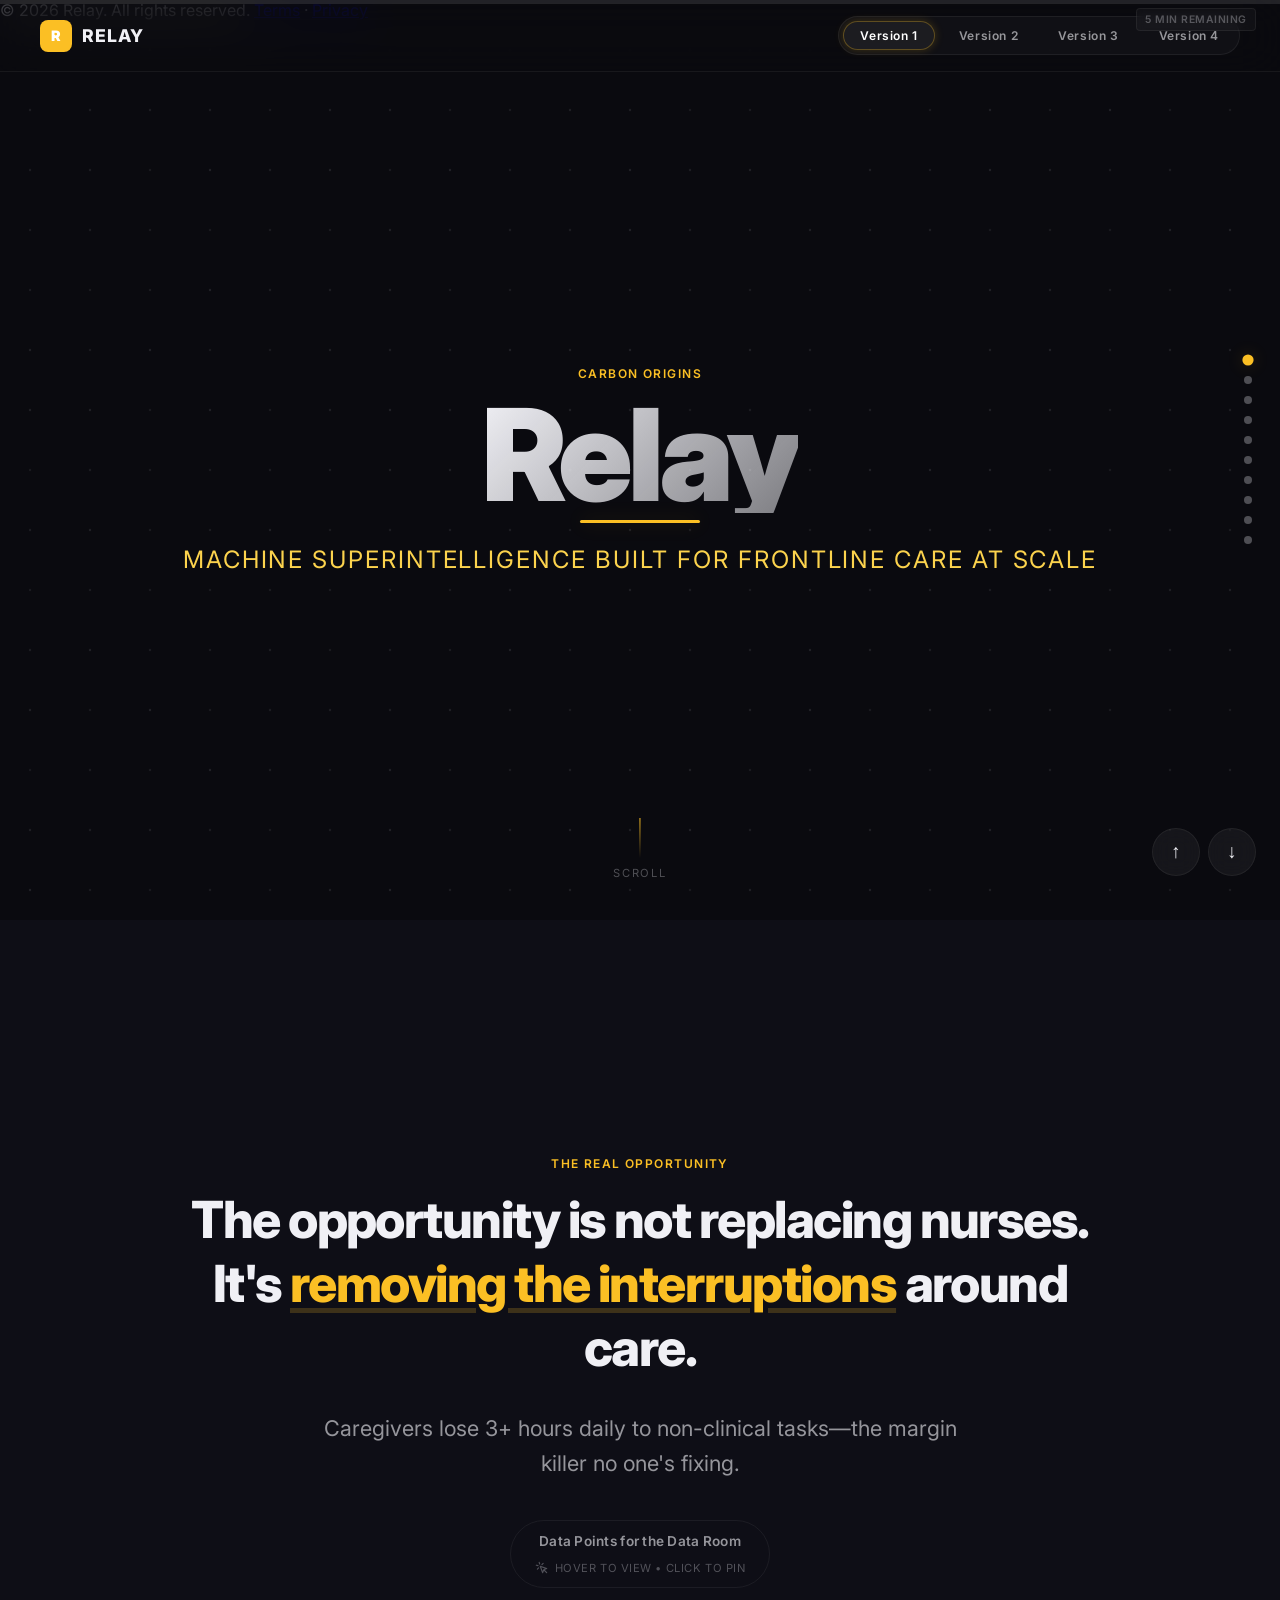
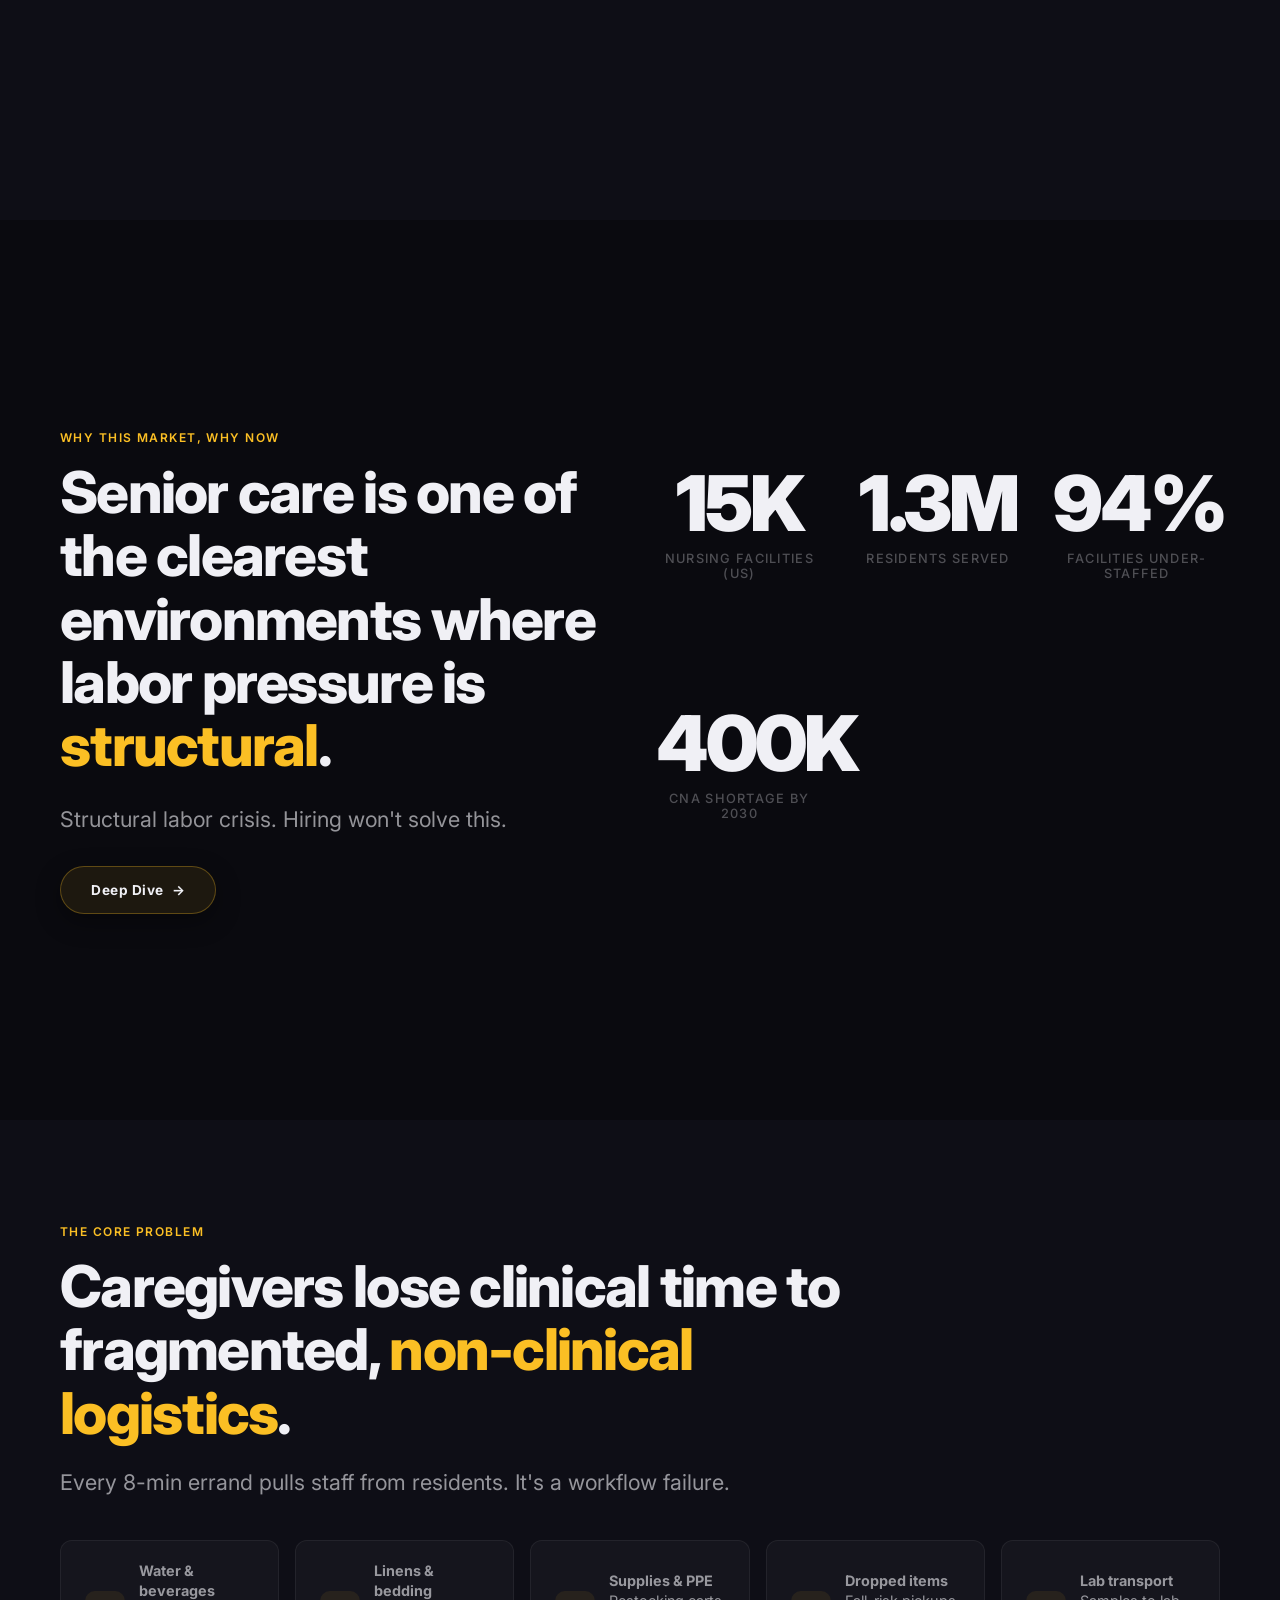
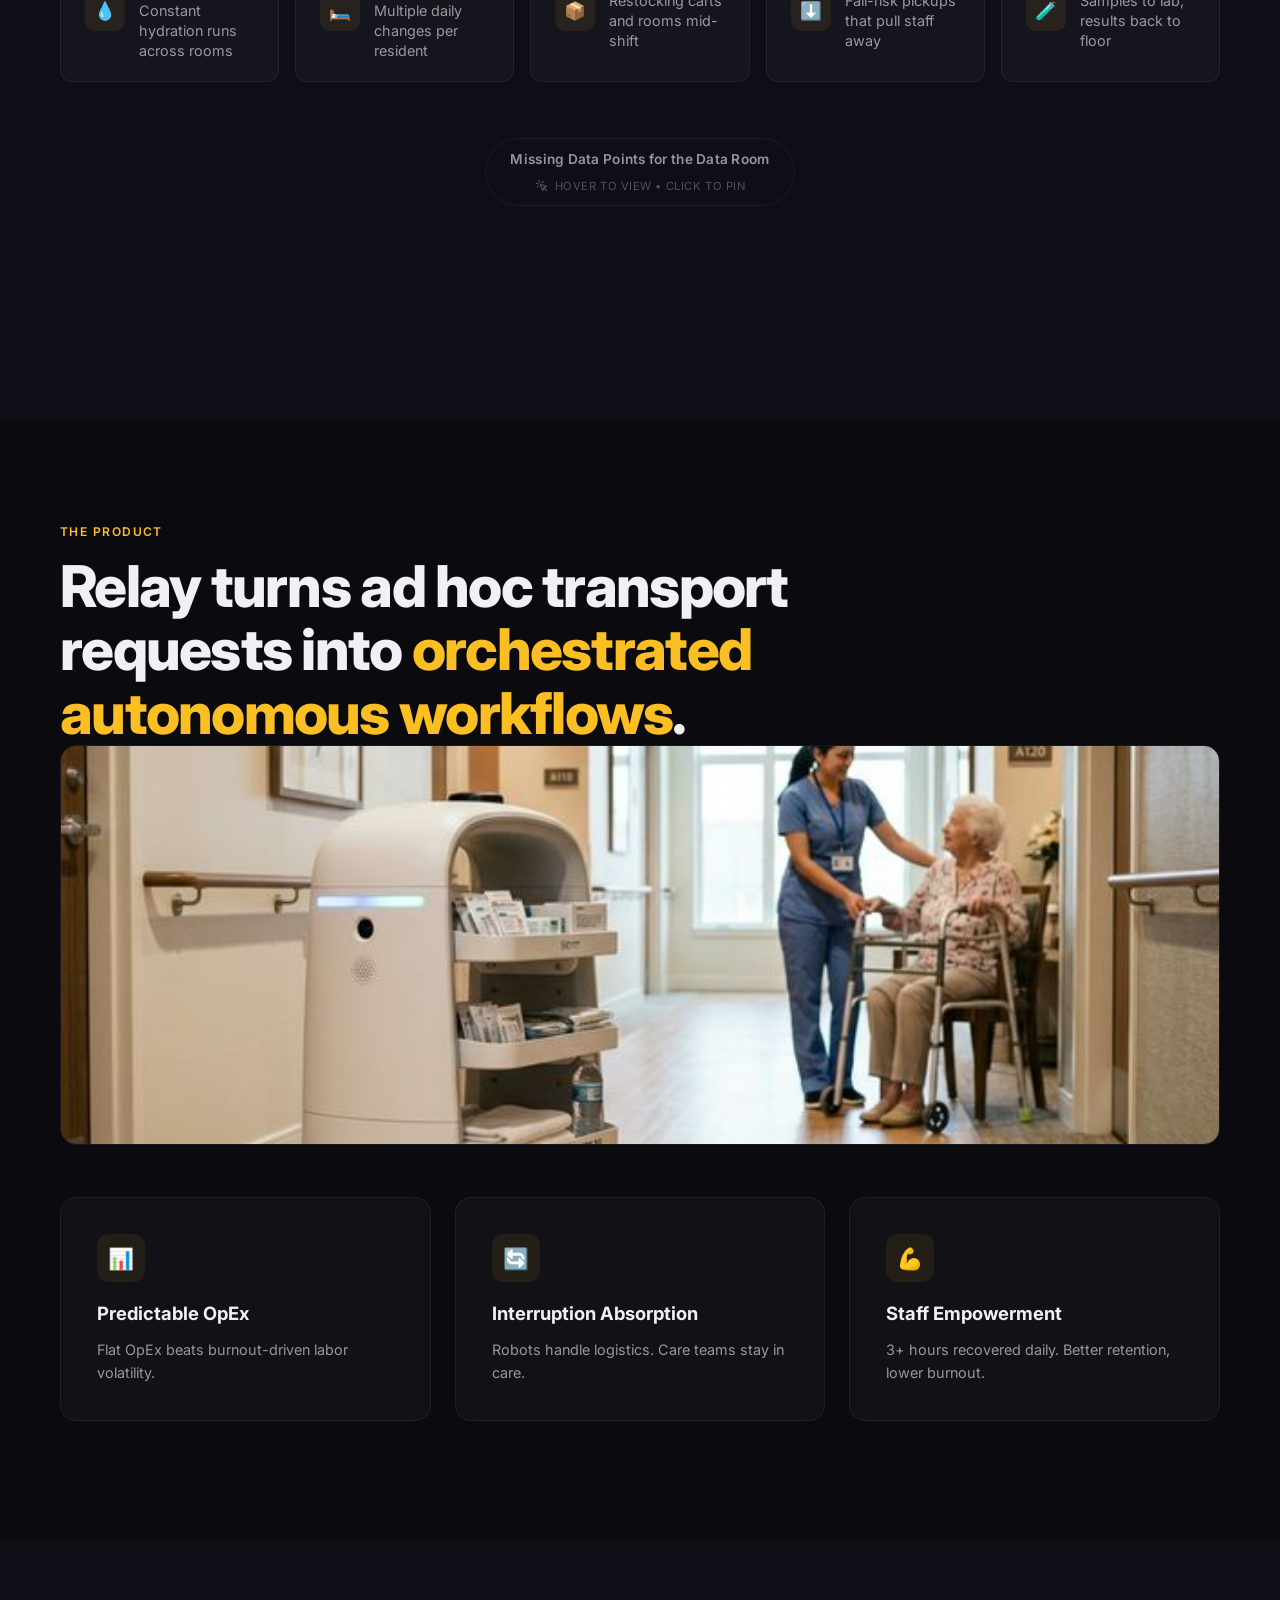
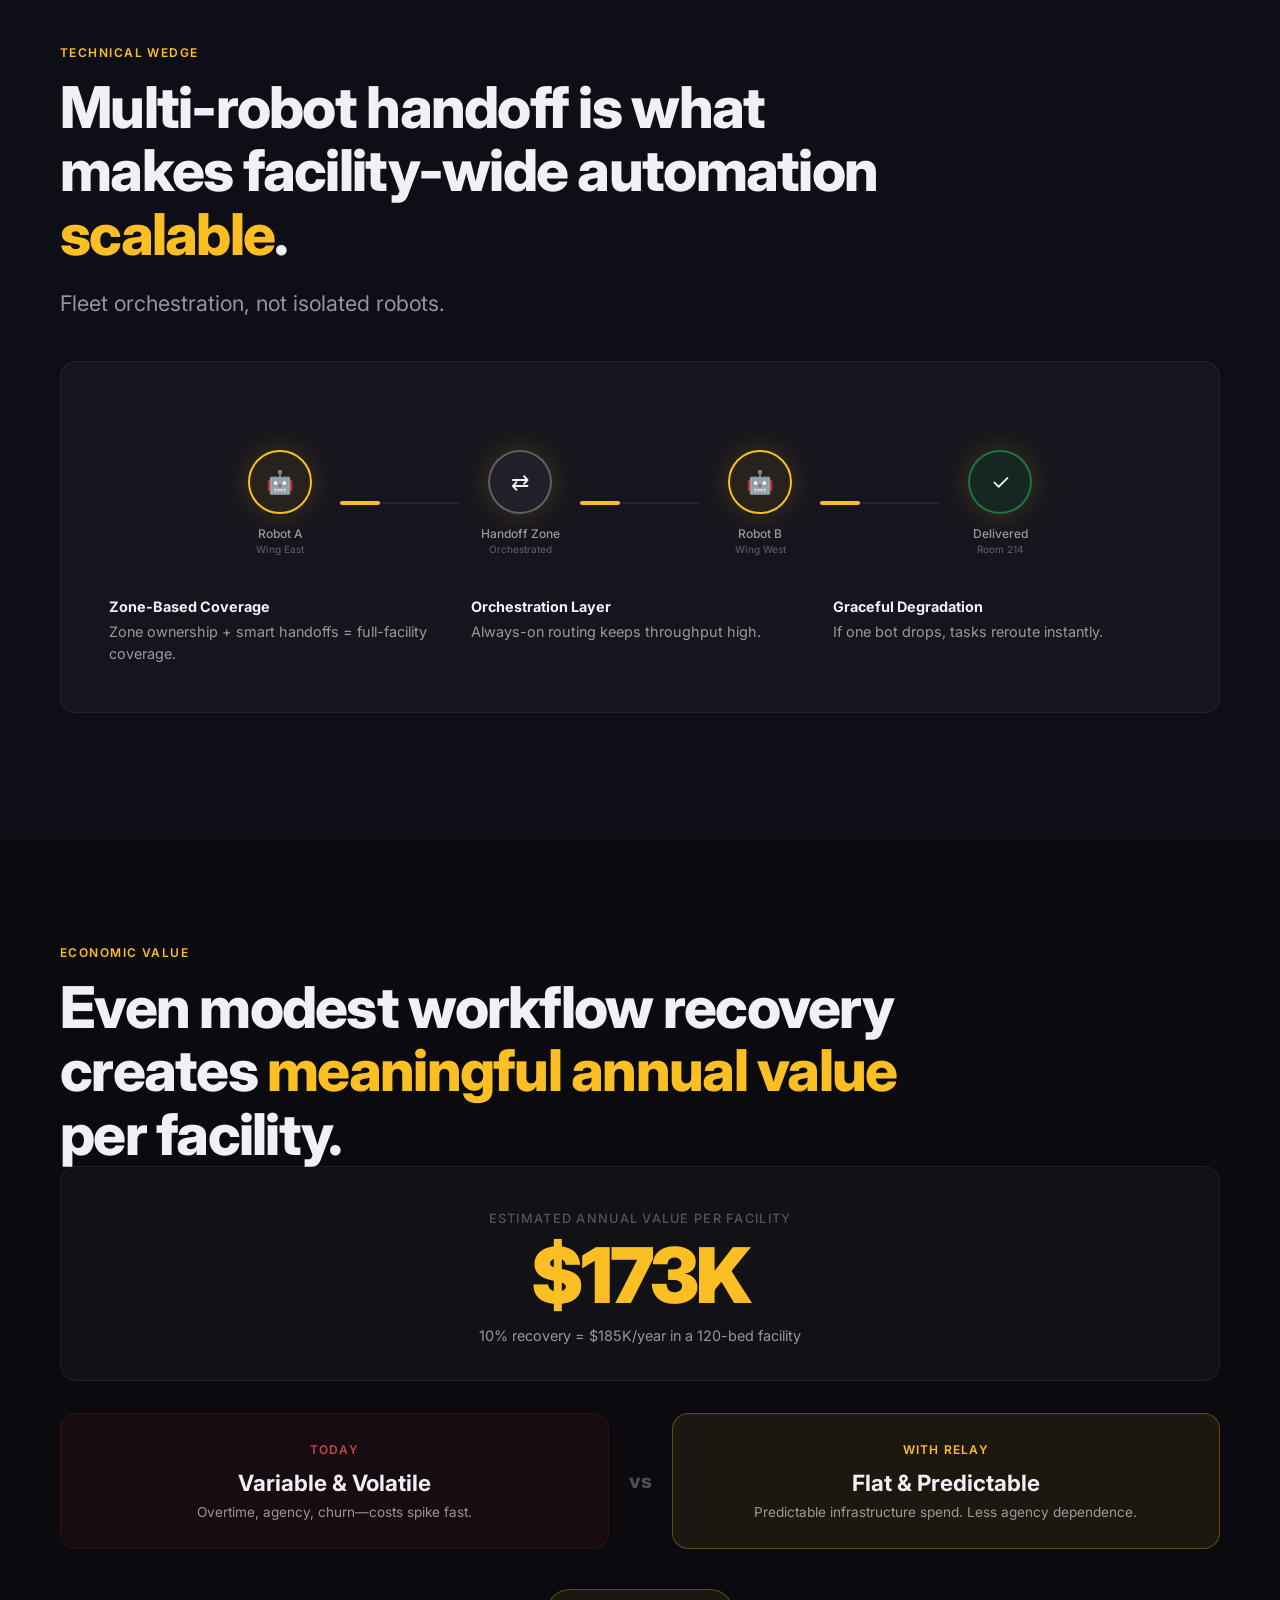
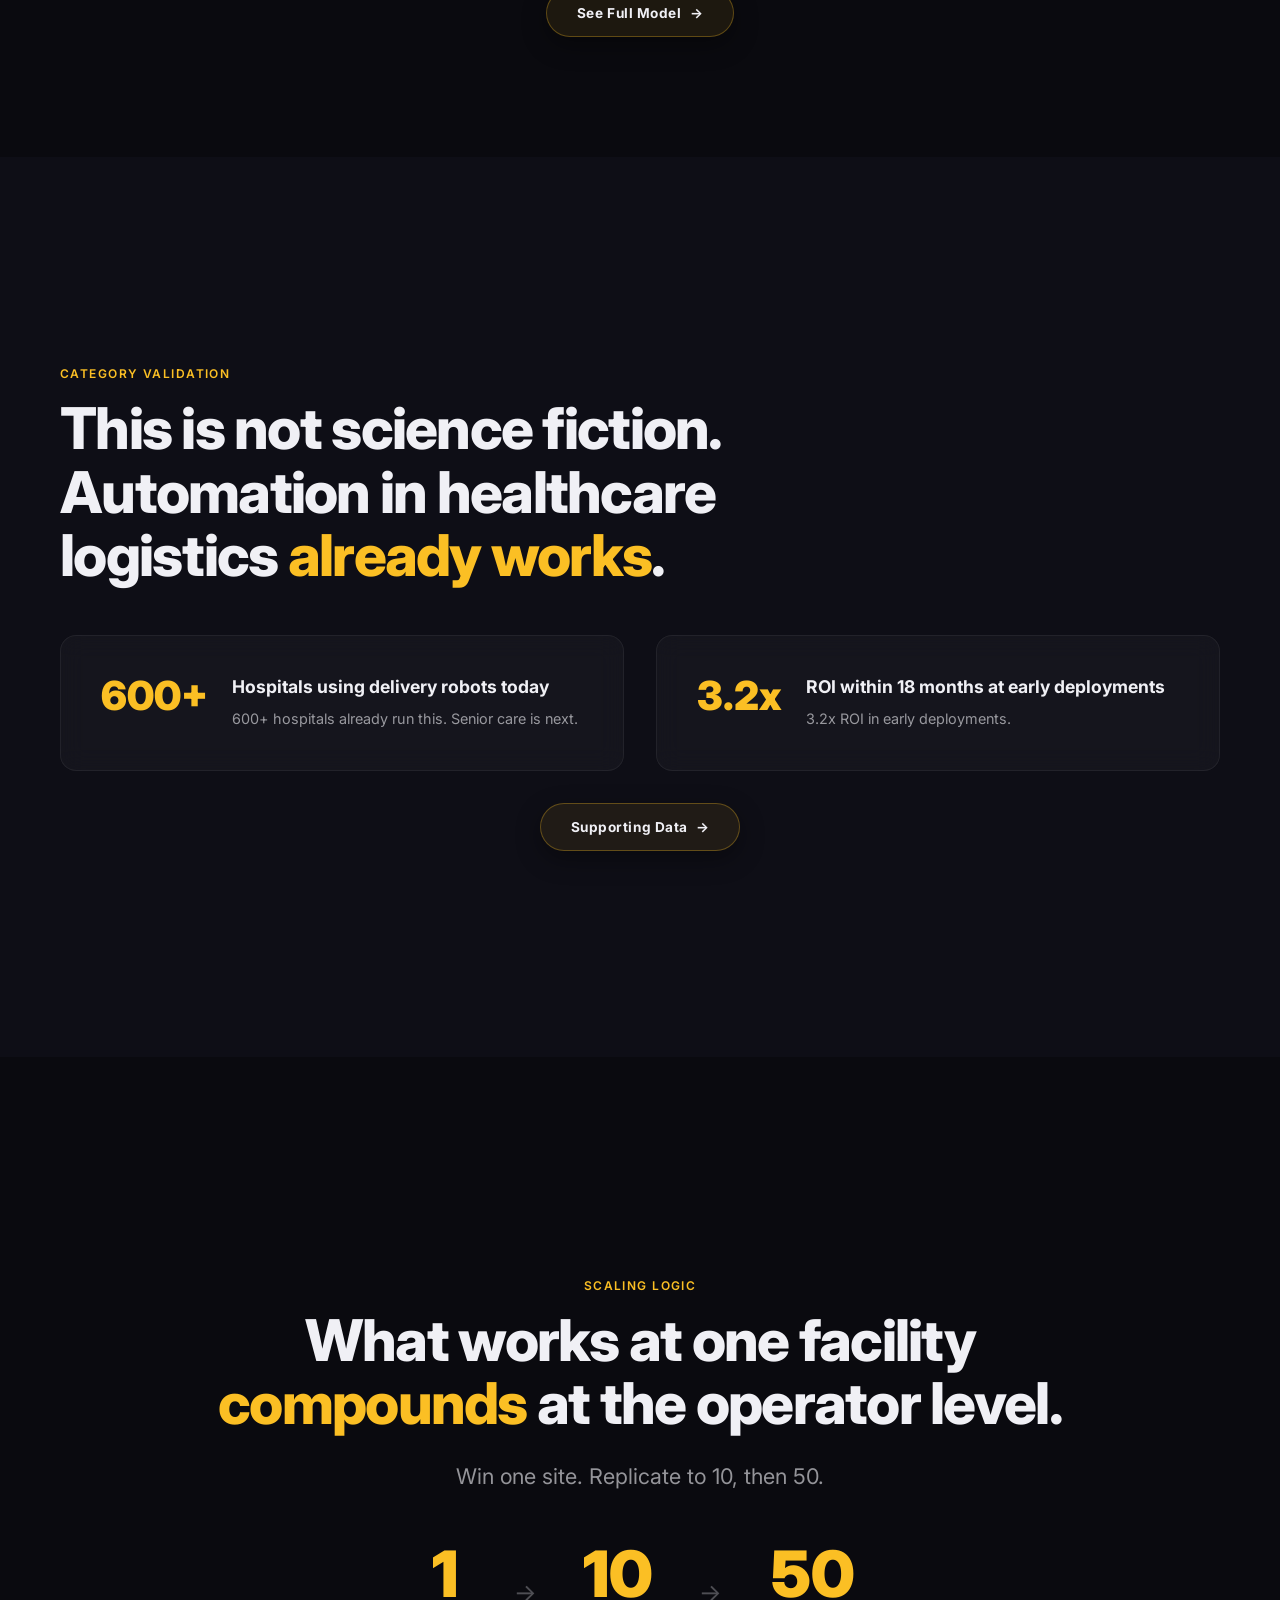
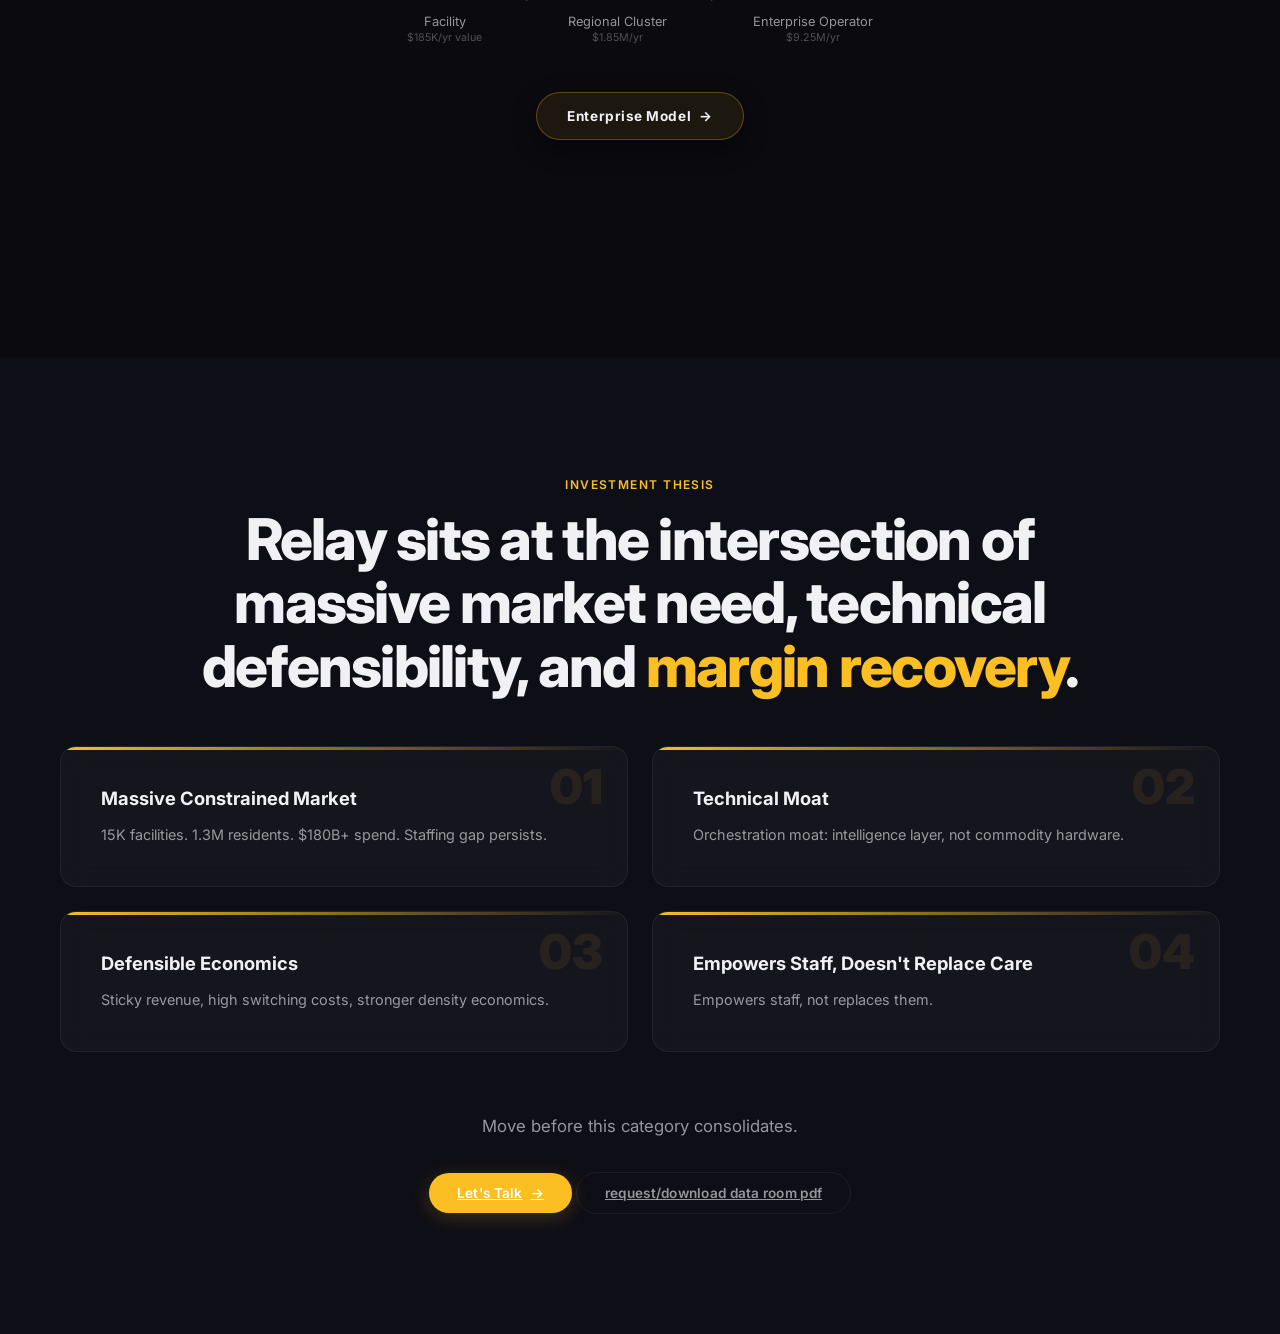
<file: index.html>
<!DOCTYPE html>
<html lang="en">

<head>
  <meta charset="UTF-8">
  <meta name="viewport" content="width=device-width, initial-scale=1.0">
  <meta name="description"
    content="Relay – Agentic Care Orchestration. Recovering margin and capacity in senior care through multi-robot workflow automation.">
  <title>Relay – Investor Deck</title>
  <link rel="stylesheet" href="styles.css">
</head>

<body class="version-1">
  <div id="v1-progress-container" style="position: fixed; top: 0; left: 0; right: 0; z-index: 2000; height: 4px; background: rgba(255,255,255,0.1);">
    <div id="v1-progress-bar" style="height: 100%; width: 0%; background: #10B981; transition: width 0.1s, background 0.5s;"></div>
    <div id="v1-time-remaining" style="position: absolute; top: 8px; right: 24px; font-size: 0.65rem; font-weight: 600; text-transform: uppercase; letter-spacing: 0.05em; color: var(--text-muted); background: var(--bg-glass); padding: 4px 8px; border-radius: 4px; border: 1px solid var(--border); backdrop-filter: blur(4px);">
      5 min remaining
    </div>
  </div>  <!-- ═══ NAVIGATION ═══ -->
  <nav class="nav" id="main-nav">
    <div class="nav-logo">
      <div class="logo-mark">R</div>
      Relay
    </div>
    <div class="version-switcher">
      <a href="index.html" class="active">Version 1</a>
      <a href="v2.html">Version 2</a>
      <a href="v3.html">Version 3</a>
      <a href="v4.html">Version 4</a>
    </div>
  </nav>

  <!-- ═══ FOOTER ═══ -->
  <footer>
    <p>&copy; 2026 Relay. All rights reserved. <a href="#">Terms</a> &middot; <a href="#">Privacy</a></p>
  </footer>

  <button class="scroll-arrow-btn" id="scroll-up" onclick="scrollV('up')" aria-label="Scroll Up">↑</button>
  <button class="scroll-arrow-btn" id="scroll-down" onclick="scrollV('down')" aria-label="Scroll Down">↓</button>

  <!-- ═══ DOT NAV ═══ -->
  <div class="dot-nav" id="dot-nav">
    <a href="#cover" data-label="Cover"></a>
    <a href="#narrative" data-label="Thesis"></a>
    <a href="#market" data-label="Market"></a>
    <a href="#pain" data-label="Problem"></a>
    <a href="#product" data-label="Product"></a>
    <a href="#technical" data-label="Tech"></a>
    <a href="#economics" data-label="Value"></a>
    <a href="#proof" data-label="Proof"></a>
    <a href="#scaling" data-label="Scale"></a>
    <a href="#thesis" data-label="Invest"></a>
  </div>

  <!-- ══════════════════════════════════════════
     S1 – COVER
     ══════════════════════════════════════════ -->
  <section id="cover">
    <canvas id="cover-canvas"></canvas>
    <div class="section-inner">
      <div class="label reveal">Carbon Origins</div>
      <h1 class="cover-title reveal reveal-delay-1">Relay</h1>
      <p class="cover-tagline reveal reveal-delay-2">Machine superintelligence built for frontline care at scale</p>
    </div>
    <div class="scroll-indicator">
      <div class="line"></div>
      Scroll
    </div>
  </section>

  <!-- ══════════════════════════════════════════
     S2 – NARRATIVE SHIFT
     ══════════════════════════════════════════ -->
  <section id="narrative">
    <div class="section-inner" style="text-align:center;">
      <div class="label reveal">The Real Opportunity</div>
      <h2 class="headline reveal reveal-delay-1">
        The opportunity is not replacing nurses.<br>
        It's <em class="narrative-em">removing the interruptions</em> around care.
      </h2>
      <p class="subheadline reveal reveal-delay-2" style="margin:32px auto 0;">
        Caregivers lose 3+ hours daily to non-clinical tasks—the margin killer no one's fixing.
      </p>

      <!-- Data Expander: Slide 1 -->
      <div class="data-expander-wrapper reveal reveal-delay-3" style="margin-top: 40px;">
        <button class="btn btn-ghost data-expander-btn" style="flex-direction: column; padding: 12px 24px;">
          <span style="font-weight: 600;">Data Points for the Data Room</span>
          <span style="font-size: 0.7rem; color: var(--text-muted); font-weight: 400; text-transform: uppercase; letter-spacing: 0.05em; margin-top: 4px; display: flex; align-items: center; gap: 6px;">
            <svg width="14" height="14" fill="none" stroke="currentColor" viewBox="0 0 24 24"><path stroke-linecap="round" stroke-linejoin="round" stroke-width="2" d="M15 15l-2 5L9 9l11 4-5 2zm0 0l5 5M7.188 2.239l.777 2.897M5.136 7.965l-2.898-.777M13.95 4.05l-2.122 2.122m-5.657 5.656l-2.12 2.122"></path></svg>
            Hover to view &bull; Click to pin
          </span>
        </button>
        <div class="data-expander-content">
          <ul class="expander-list">
            <li><strong>The "21% Rule" (Direct Care Baseline):</strong> In current senior care and hospital settings, nurses spend only an estimated 21% of their time on direct patient care. The remaining ~79% is consumed by fragmented administrative and non-clinical logistics.</li>
            <li><strong>Facility-Level Payroll Exposure:</strong> An average 106-bed nursing home carries roughly 247 CNA hours per day. At current median wages, this represents $1.6M to $1.65M in annual CNA payroll-equivalent labor per facility—this is the total pool of labor currently subjected to "fragmentation".</li>
            <li><strong>The Global Nursing Shortage Scoping:</strong> The International Council of Nurses has declared the nursing shortage a "global health emergency," with 13 million to 30.6 million jobs needing replacement.</li>
            <li><strong>The Automation Target:</strong> Research specifically validates that 30% of administrative and support tasks for nurses can be automated or reassigned to robotic systems.</li>
          </ul>
          <div style="margin-top: 20px; padding-top: 16px; border-top: 1px solid var(--border-accent);">
            <strong style="font-size: 0.75rem; color: var(--text-muted); text-transform: uppercase; letter-spacing: 0.05em; display: block; margin-bottom: 12px;">Sources for Due Diligence:</strong>
            <ul style="list-style: none; padding: 0; margin: 0; font-size: 0.8rem; display: flex; flex-direction: column; gap: 10px;">
              <li><a href="https://www.bls.gov/oes/current/oes311014.htm" target="_blank" style="color: var(--accent); text-decoration: none; display: flex; align-items: flex-start; gap: 6px; line-height: 1.4;">
                <svg width="14" height="14" fill="none" stroke="currentColor" viewBox="0 0 24 24" style="flex-shrink: 0; margin-top: 2px;"><path stroke-linecap="round" stroke-linejoin="round" stroke-width="2" d="M10 6H6a2 2 0 00-2 2v10a2 2 0 002 2h10a2 2 0 002-2v-4M14 4h6m0 0v6m0-6L10 14"></path></svg>
                U.S. Bureau of Labor Statistics: Nursing Assistants Wage & Employment Data
              </a></li>
              <li><a href="https://www.ajc.com/pulse/estimated-30-of-administrative-nurse-tasks-can-be-done-by-ai-enabled-robots/" target="_blank" style="color: var(--accent); text-decoration: none; display: flex; align-items: flex-start; gap: 6px; line-height: 1.4;">
                <svg width="14" height="14" fill="none" stroke="currentColor" viewBox="0 0 24 24" style="flex-shrink: 0; margin-top: 2px;"><path stroke-linecap="round" stroke-linejoin="round" stroke-width="2" d="M10 6H6a2 2 0 00-2 2v10a2 2 0 002 2h10a2 2 0 002-2v-4M14 4h6m0 0v6m0-6L10 14"></path></svg>
                Research: 30% of Administrative Nurse Tasks Automatable
              </a></li>
              <li><a href="https://www.nursingworld.org/practice-policy/nursing-excellence/official-position-statements/" target="_blank" style="color: var(--accent); text-decoration: none; display: flex; align-items: flex-start; gap: 6px; line-height: 1.4;">
                <svg width="14" height="14" fill="none" stroke="currentColor" viewBox="0 0 24 24" style="flex-shrink: 0; margin-top: 2px;"><path stroke-linecap="round" stroke-linejoin="round" stroke-width="2" d="M10 6H6a2 2 0 00-2 2v10a2 2 0 002 2h10a2 2 0 002-2v-4M14 4h6m0 0v6m0-6L10 14"></path></svg>
                American Nurses Association: Official Position Statements
              </a></li>
            </ul>
          </div>
        </div>
      </div>

    </div>
  </section>

  <!-- ══════════════════════════════════════════
     S3 – WHY THIS MARKET, WHY NOW
     ══════════════════════════════════════════ -->
  <section id="market">
    <div class="section-inner">
      <div class="grid-2">
        <div>
          <div class="label reveal">Why This Market, Why Now</div>
          <h2 class="headline reveal reveal-delay-1">
            Senior care is one of the clearest environments where labor pressure is <span
              class="headline-accent">structural</span>.
          </h2>
          <p class="subheadline reveal reveal-delay-2" style="margin-top:24px;">
            Structural labor crisis. Hiring won't solve this.
          </p>
          <button class="btn btn-ghost btn-arrow reveal reveal-delay-3" onclick="openModal('market-modal')">
            Deep Dive
          </button>
        </div>
        <div class="stat-row reveal reveal-delay-2">
          <div class="stat-item">
            <div class="big-number" data-count="15000">0</div>
            <div class="stat-label">Nursing Facilities (US)</div>
          </div>
          <div class="stat-item">
            <div class="big-number" data-count="1300000" data-suffix="">0</div>
            <div class="stat-label">Residents Served</div>
          </div>
          <div class="stat-item">
            <div class="big-number" data-count="94" data-suffix="%">0</div>
            <div class="stat-label">Facilities Under-Staffed</div>
          </div>
          <div class="stat-item">
            <div class="big-number" data-count="400000" data-prefix="">0</div>
            <div class="stat-label">CNA Shortage by 2030</div>
          </div>
        </div>
      </div>
    </div>
  </section>

  <!-- ══════════════════════════════════════════
     S4 – OPERATIONAL PAIN
     ══════════════════════════════════════════ -->
  <section id="pain">
    <div class="section-inner">
      <div class="label reveal">The Core Problem</div>
      <h2 class="headline reveal reveal-delay-1" style="max-width:800px;">
        Caregivers lose clinical time to fragmented, <span class="headline-accent">non-clinical logistics</span>.
      </h2>
      <p class="subheadline reveal reveal-delay-2" style="margin-top:20px;">
        Every 8-min errand pulls staff from residents. It's a workflow failure.
      </p>
      <div class="pain-flow reveal reveal-delay-3">
        <div class="pain-card">
          <div class="icon">💧</div>
          <span><strong>Water &amp; beverages</strong><br>Constant hydration runs across rooms</span>
        </div>
        <div class="pain-card">
          <div class="icon">🛏️</div>
          <span><strong>Linens &amp; bedding</strong><br>Multiple daily changes per resident</span>
        </div>
        <div class="pain-card">
          <div class="icon">📦</div>
          <span><strong>Supplies &amp; PPE</strong><br>Restocking carts and rooms mid-shift</span>
        </div>
        <div class="pain-card">
          <div class="icon">⬇️</div>
          <span><strong>Dropped items</strong><br>Fall-risk pickups that pull staff away</span>
        </div>
        <div class="pain-card">
          <div class="icon">🧪</div>
          <span><strong>Lab transport</strong><br>Samples to lab, results back to floor</span>
        </div>
      </div>

      <!-- Data Expander: Slide 2 -->
      <div class="data-expander-wrapper reveal reveal-delay-4" style="margin-top: 56px; display: flex; justify-content: center; width: 100%;">
        <div style="position: relative;">
          <button class="btn btn-ghost data-expander-btn" style="flex-direction: column; padding: 12px 24px;">
            <span style="font-weight: 600;">Missing Data Points for the Data Room</span>
            <span style="font-size: 0.7rem; color: var(--text-muted); font-weight: 400; text-transform: uppercase; letter-spacing: 0.05em; margin-top: 4px; display: flex; align-items: center; gap: 6px;">
              <svg width="14" height="14" fill="none" stroke="currentColor" viewBox="0 0 24 24"><path stroke-linecap="round" stroke-linejoin="round" stroke-width="2" d="M15 15l-2 5L9 9l11 4-5 2zm0 0l5 5M7.188 2.239l.777 2.897M5.136 7.965l-2.898-.777M13.95 4.05l-2.122 2.122m-5.657 5.656l-2.12 2.122"></path></svg>
              Hover to view &bull; Click to pin
            </span>
          </button>
          <div class="data-expander-content" style="bottom: 100%; top: auto; margin-bottom: 24px; text-align: left;">
            <ul class="expander-list">
              <li><strong>Errand Fatigue (The 4-Mile Baseline):</strong> Care staff spend a significant portion of their shift purely on "fetching and carrying" tasks (medications, linens, waste), walking at least 4 miles per day purely for these logistical errands.</li>
              <li><strong>Proven Interruption Reduction:</strong> Real-world deployments of delivery robots in clinical settings have already demonstrated a 30% drop in nurse interruptions, significantly improving focus on residents.</li>
              <li><strong>Specific Throughput Gains:</strong> Pilot data shows that automating the "fetch and carry" of the items on your slide (water, linens, supplies) can recover approximately 3.5 hours of staff time per day.</li>
              <li><strong>The Fall-Risk Safety Loophole:</strong> Manual updates of "Fall Risk" signage often lag behind Electronic Health Record (EHR) changes. Relay-style automation ensures 100% compliance in updating room signage within 30 to 45 minutes of an EHR status change, a critical metric for liability-conscious operators.</li>
              <li><strong>Economic Replacement Logic:</strong> In hospital logistics, a single robotic delivery unit currently replaces 3 to 4 full-time equivalents (FTEs), delivering between $180,000 and $300,000 in annual savings.</li>
            </ul>
          </div>
        </div>
      </div>
    </div>
  </section>

  <!-- ══════════════════════════════════════════
     S5 – THE PRODUCT
     ══════════════════════════════════════════ -->
  <section id="product">
    <div class="section-inner">
      <div class="label reveal">The Product</div>
      <h2 class="headline reveal reveal-delay-1" style="max-width:850px;">
        Relay turns ad hoc transport requests into <span class="headline-accent">orchestrated autonomous
          workflows</span>.
      </h2>
      <img src="relay-robot.png" alt="Relay autonomous delivery robot in a senior care facility"
        class="product-hero reveal reveal-delay-2">
      <div class="grid-3 reveal reveal-delay-3">
        <div class="glass-card">
          <div class="card-icon">📊</div>
          <h3>Predictable OpEx</h3>
          <p>Flat OpEx beats burnout-driven labor volatility.</p>
        </div>
        <div class="glass-card">
          <div class="card-icon">🔄</div>
          <h3>Interruption Absorption</h3>
          <p>Robots handle logistics. Care teams stay in care.</p>
        </div>
        <div class="glass-card">
          <div class="card-icon">💪</div>
          <h3>Staff Empowerment</h3>
          <p>3+ hours recovered daily. Better retention, lower burnout.</p>
        </div>
      </div>
    </div>
  </section>

  <!-- ══════════════════════════════════════════
     S6 – TECHNICAL WEDGE
     ══════════════════════════════════════════ -->
  <section id="technical">
    <div class="section-inner">
      <div class="label reveal">Technical Wedge</div>
      <h2 class="headline reveal reveal-delay-1" style="max-width:850px;">
        Multi-robot handoff is what makes facility-wide automation <span class="headline-accent">scalable</span>.
      </h2>
      <p class="subheadline reveal reveal-delay-2" style="margin-top:20px;">
        Fleet orchestration, not isolated robots.
      </p>
      <div class="tech-diagram reveal reveal-delay-3">
        <div class="tech-flow">
          <div class="tech-node">
            <div class="tech-node-circle">🤖</div>
            <div class="tech-node-label">Robot A<br><small style="color:var(--text-muted)">Wing East</small></div>
          </div>
          <div class="tech-path"></div>
          <div class="tech-node">
            <div class="tech-node-circle" style="background:var(--bg-glass-strong);border-color:var(--text-muted);">⇄
            </div>
            <div class="tech-node-label">Handoff Zone<br><small style="color:var(--text-muted)">Orchestrated</small>
            </div>
          </div>
          <div class="tech-path"></div>
          <div class="tech-node">
            <div class="tech-node-circle">🤖</div>
            <div class="tech-node-label">Robot B<br><small style="color:var(--text-muted)">Wing West</small></div>
          </div>
          <div class="tech-path"></div>
          <div class="tech-node">
            <div class="tech-node-circle" style="background:rgba(34,197,94,0.1);border-color:rgba(34,197,94,0.5);">✓
            </div>
            <div class="tech-node-label">Delivered<br><small style="color:var(--text-muted)">Room 214</small></div>
          </div>
        </div>
        <div class="tech-points">
          <div class="tech-point">
            <strong>Zone-Based Coverage</strong>
            Zone ownership + smart handoffs = full-facility coverage.
          </div>
          <div class="tech-point">
            <strong>Orchestration Layer</strong>
            Always-on routing keeps throughput high.
          </div>
          <div class="tech-point">
            <strong>Graceful Degradation</strong>
            If one bot drops, tasks reroute instantly.
          </div>
        </div>
      </div>
    </div>
  </section>

  <!-- ══════════════════════════════════════════
     S7 – ECONOMIC VALUE
     ══════════════════════════════════════════ -->
  <section id="economics">
    <div class="section-inner">
      <div class="label reveal">Economic Value</div>
      <h2 class="headline reveal reveal-delay-1" style="max-width:850px;">
        Even modest workflow recovery creates <span class="headline-accent">meaningful annual value</span> per facility.
      </h2>
      <div class="econ-hero-stat reveal reveal-delay-2">
        <div class="stat-label">Estimated Annual Value Per Facility</div>
        <div class="big-number" style="color:var(--accent);margin:12px 0;" data-count="185000" data-prefix="$">$0</div>
        <div style="color:var(--text-secondary);font-size:0.9rem;">10% recovery = $185K/year in a 120-bed facility</div>
      </div>
      <div class="econ-compare reveal reveal-delay-3">
        <div class="econ-col old">
          <div
            style="font-size:0.75rem;color:rgba(255,100,100,0.7);text-transform:uppercase;letter-spacing:0.1em;font-weight:600;margin-bottom:12px;">
            Today</div>
          <div style="font-size:1.4rem;font-weight:700;margin-bottom:8px;">Variable &amp; Volatile</div>
          <p style="font-size:0.85rem;color:var(--text-secondary);">Overtime, agency, churn—costs spike fast.</p>
        </div>
        <div class="econ-vs">vs</div>
        <div class="econ-col new">
          <div
            style="font-size:0.75rem;color:var(--accent);text-transform:uppercase;letter-spacing:0.1em;font-weight:600;margin-bottom:12px;">
            With Relay</div>
          <div style="font-size:1.4rem;font-weight:700;margin-bottom:8px;">Flat &amp; Predictable</div>
          <p style="font-size:0.85rem;color:var(--text-secondary);">Predictable infrastructure spend. Less agency dependence.</p>
        </div>
      </div>
      <div style="text-align:center;margin-top:40px;" class="reveal reveal-delay-4">
        <button class="btn btn-ghost btn-arrow" onclick="openModal('econ-modal')">See Full Model</button>
      </div>
    </div>
  </section>

  <!-- ══════════════════════════════════════════
     S8 – PROOF OF CATEGORY
     ══════════════════════════════════════════ -->
  <section id="proof">
    <div class="section-inner">
      <div class="label reveal">Category Validation</div>
      <h2 class="headline reveal reveal-delay-1" style="max-width:850px;">
        This is not science fiction. Automation in healthcare logistics <span class="headline-accent">already
          works</span>.
      </h2>
      <div class="proof-points grid-2 reveal reveal-delay-2">
        <div class="glass-card proof-card">
          <div class="proof-number">600+</div>
          <div class="proof-text">
            <h3>Hospitals using delivery robots today</h3>
            <p>600+ hospitals already run this. Senior care is next.</p>
          </div>
        </div>
        <div class="glass-card proof-card">
          <div class="proof-number">3.2x</div>
          <div class="proof-text">
            <h3>ROI within 18 months at early deployments</h3>
            <p>3.2x ROI in early deployments.</p>
          </div>
        </div>
      </div>
      <div style="text-align:center;margin-top:32px;" class="reveal reveal-delay-3">
        <button class="btn btn-ghost btn-arrow" onclick="openModal('proof-modal')">Supporting Data</button>
      </div>
    </div>
  </section>

  <!-- ══════════════════════════════════════════
     S9 – SCALING LOGIC
     ══════════════════════════════════════════ -->
  <section id="scaling">
    <div class="section-inner" style="text-align:center;">
      <div class="label reveal">Scaling Logic</div>
      <h2 class="headline reveal reveal-delay-1" style="max-width:850px;margin:0 auto;">
        What works at one facility <span class="headline-accent">compounds</span> at the operator level.
      </h2>
      <p class="subheadline reveal reveal-delay-2" style="margin:24px auto 0;">
        Win one site. Replicate to 10, then 50.
      </p>
      <div class="scale-visual reveal reveal-delay-3">
        <div class="scale-step">
          <div class="scale-number">1</div>
          <div class="scale-label">Facility<br><small style="color:var(--text-muted)">$185K/yr value</small></div>
        </div>
        <div class="scale-arrow">→</div>
        <div class="scale-step">
          <div class="scale-number">10</div>
          <div class="scale-label">Regional Cluster<br><small style="color:var(--text-muted)">$1.85M/yr</small></div>
        </div>
        <div class="scale-arrow">→</div>
        <div class="scale-step">
          <div class="scale-number">50</div>
          <div class="scale-label">Enterprise Operator<br><small style="color:var(--text-muted)">$9.25M/yr</small></div>
        </div>
      </div>
      <div class="reveal reveal-delay-4">
        <button class="btn btn-ghost btn-arrow" onclick="openModal('scale-modal')">Enterprise Model</button>
      </div>
    </div>
  </section>

  <!-- ══════════════════════════════════════════
     S10 – INVESTMENT THESIS / CLOSE
     ══════════════════════════════════════════ -->
  <section id="thesis">
    <div class="section-inner">
      <div class="label reveal" style="text-align:center;display:block;">Investment Thesis</div>
      <h2 class="headline reveal reveal-delay-1" style="text-align:center;max-width:900px;margin:0 auto;">
        Relay sits at the intersection of massive market need, technical defensibility, and <span
          class="headline-accent">margin recovery</span>.
      </h2>
      <div class="thesis-grid grid-2x2 reveal reveal-delay-2">
        <div class="glass-card thesis-card">
          <div class="number">01</div>
          <h3>Massive Constrained Market</h3>
          <p>15K facilities. 1.3M residents. $180B+ spend. Staffing gap persists.</p>
        </div>
        <div class="glass-card thesis-card">
          <div class="number">02</div>
          <h3>Technical Moat</h3>
          <p>Orchestration moat: intelligence layer, not commodity hardware.</p>
        </div>
        <div class="glass-card thesis-card">
          <div class="number">03</div>
          <h3>Defensible Economics</h3>
          <p>Sticky revenue, high switching costs, stronger density economics.</p>
        </div>
        <div class="glass-card thesis-card">
          <div class="number">04</div>
          <h3>Empowers Staff, Doesn't Replace Care</h3>
          <p>Empowers staff, not replaces them.</p>
        </div>
      </div>
      <div class="thesis-cta reveal reveal-delay-3">
        <p>Move before this category consolidates.</p>
        <a href="mailto:invest@carbonorigins.com" class="btn btn-primary btn-arrow">Let's Talk</a>
        <a href="mailto:invest@carbonorigins.com?subject=Request%2FDownload%20Data%20Room%20PDF" class="btn btn-ghost" style="margin-top:12px;">request/download data room pdf</a>
      </div>
    </div>
  </section>

  <!-- ═══ MODALS ═══ -->
  <div class="modal-overlay" id="market-modal">
    <div class="modal-content">
      <button class="modal-close" onclick="closeModal('market-modal')">✕</button>
      <h2>Market Deep Dive</h2>
      <p style="color:var(--text-secondary);margin-bottom:24px;">Key metrics defining the US skilled nursing facility
        landscape.</p>
      <table>
        <tr>
          <th>Metric</th>
          <th>Value</th>
          <th>Source Context</th>
        </tr>
        <tr>
          <td>Certified Nursing Facilities</td>
          <td>~15,000</td>
          <td>CMS Provider Data</td>
        </tr>
        <tr>
          <td>Total Certified Beds</td>
          <td>~1.67M</td>
          <td>CMS Certification</td>
        </tr>
        <tr>
          <td>Average Occupancy</td>
          <td>~78%</td>
          <td>Post-COVID recovery</td>
        </tr>
        <tr>
          <td>Residents Served</td>
          <td>~1.3M</td>
          <td>Census estimates</td>
        </tr>
        <tr>
          <td>Required HPRD</td>
          <td>3.48 hrs/resident/day</td>
          <td>CMS Minimum Staffing</td>
        </tr>
        <tr>
          <td>CNA Avg. Hourly Wage</td>
          <td>$17.50–$19.00</td>
          <td>BLS 2024</td>
        </tr>
        <tr>
          <td>CNA Annual Turnover</td>
          <td>~80%</td>
          <td>Industry benchmark</td>
        </tr>
        <tr>
          <td>Projected CNA Shortage (2030)</td>
          <td>~400,000</td>
          <td>PHI National</td>
        </tr>
      </table>
      <p style="color:var(--text-muted);font-size:0.8rem;margin-top:16px;">Note: Figures represent industry estimates
        and publicly available data points used for modeling purposes.</p>
    </div>
  </div>

  <div class="modal-overlay" id="econ-modal">
    <div class="modal-content">
      <button class="modal-close" onclick="closeModal('econ-modal')">✕</button>
      <h2>Economic Model – Per Facility</h2>
      <p style="color:var(--text-secondary);margin-bottom:24px;">Modeled annual value from logistical labor recovery at
        a 120-bed skilled nursing facility.</p>
      <table>
        <tr>
          <th>Scenario</th>
          <th>Recovery %</th>
          <th>FTE Equivalent</th>
          <th>Annual Value</th>
        </tr>
        <tr>
          <td>Conservative</td>
          <td>5%</td>
          <td>~2.1 FTEs</td>
          <td>$92,500</td>
        </tr>
        <tr>
          <td>Base Case</td>
          <td>10%</td>
          <td>~4.2 FTEs</td>
          <td>$185,000</td>
        </tr>
        <tr>
          <td>Optimistic</td>
          <td>15%</td>
          <td>~6.3 FTEs</td>
          <td>$277,500</td>
        </tr>
      </table>
      <h3 style="margin-top:32px;font-size:1.1rem;">Assumptions</h3>
      <table>
        <tr>
          <td>CNA FTEs per 120-bed facility</td>
          <td>~42</td>
        </tr>
        <tr>
          <td>Avg. blended cost per CNA (loaded)</td>
          <td>~$44,000/yr</td>
        </tr>
        <tr>
          <td>% of CNA time on non-clinical logistics</td>
          <td>~25–35%</td>
        </tr>
        <tr>
          <td>Relay system annual cost per facility</td>
          <td>$60,000–$80,000</td>
        </tr>
      </table>
      <p style="color:var(--text-muted);font-size:0.8rem;margin-top:16px;">Net value = recovered labor value minus Relay
        system cost. Excludes soft benefits (retention, satisfaction, compliance).</p>
    </div>
  </div>

  <div class="modal-overlay" id="proof-modal">
    <div class="modal-content">
      <button class="modal-close" onclick="closeModal('proof-modal')">✕</button>
      <h2>Category Validation – Supporting Data</h2>
      <p style="color:var(--text-secondary);margin-bottom:24px;">Evidence that autonomous logistics in healthcare is
        proven and accelerating.</p>
      <table>
        <tr>
          <th>Data Point</th>
          <th>Detail</th>
        </tr>
        <tr>
          <td>Hospital robot deployments</td>
          <td>600+ facilities using autonomous delivery (Aethon/TUG, Savioke/Relay Robotics, Diligent)</td>
        </tr>
        <tr>
          <td>Pharmacy transport automation</td>
          <td>Reduces delivery time by 50% and frees 2+ FTE hours/day in pharmacy staff</td>
        </tr>
        <tr>
          <td>Post-COVID acceleration</td>
          <td>Labor shortages post-2020 drove 3x increase in healthcare robotics RFPs</td>
        </tr>
        <tr>
          <td>Regulatory tailwinds</td>
          <td>CMS staffing mandates (2024) increase pressure to optimize existing workforce</td>
        </tr>
      </table>
    </div>
  </div>

  <div class="modal-overlay" id="scale-modal">
    <div class="modal-content">
      <button class="modal-close" onclick="closeModal('scale-modal')">✕</button>
      <h2>Enterprise Scaling Model</h2>
      <p style="color:var(--text-secondary);margin-bottom:24px;">Projected annual value by operator size at base case
        (10% recovery).</p>
      <table>
        <tr>
          <th>Operator Size</th>
          <th>Facilities</th>
          <th>Annual Value</th>
          <th>Net of Relay Cost</th>
        </tr>
        <tr>
          <td>Single Facility</td>
          <td>1</td>
          <td>$185,000</td>
          <td>$105,000–$125,000</td>
        </tr>
        <tr>
          <td>Regional Operator</td>
          <td>10</td>
          <td>$1.85M</td>
          <td>$1.05M–$1.25M</td>
        </tr>
        <tr>
          <td>Mid-Market</td>
          <td>25</td>
          <td>$4.6M</td>
          <td>$2.6M–$3.1M</td>
        </tr>
        <tr>
          <td>Enterprise Operator</td>
          <td>50</td>
          <td>$9.25M</td>
          <td>$5.25M–$6.25M</td>
        </tr>
        <tr>
          <td>Top-10 Operator</td>
          <td>200+</td>
          <td>$37M+</td>
          <td>$21M+</td>
        </tr>
      </table>
      <p style="color:var(--text-muted);font-size:0.8rem;margin-top:16px;">Assumes Relay system cost of $60K–$80K per
        facility per year. Volume discounts apply at 25+ deployments.</p>
    </div>
  </div>

  <script src="script.js"></script>
  <script>
    // V1 specific: Progress Bar & Time Remaining indicator
    document.addEventListener('DOMContentLoaded', () => {
      window.addEventListener('scroll', () => {
        const scrollPx = document.documentElement.scrollTop;
        const winHeightPx = document.documentElement.scrollHeight - document.documentElement.clientHeight;
        const scrolled = scrollPx / winHeightPx;
        
        const bar = document.getElementById('v1-progress-bar');
        const timeText = document.getElementById('v1-time-remaining');
        
        if(bar && timeText) {
          bar.style.width = `${scrolled * 100}%`;
          
          let color = '#10B981'; // Green
          if (scrolled > 0.8) {
            color = '#3B82F6'; // Blue
          } else if (scrolled > 0.4) {
            color = '#F59E0B'; // Amber
          }
          bar.style.background = color;
          
          const maxMins = 5;
          const minsLeft = Math.max(1, Math.ceil(maxMins * (1 - scrolled)));
          if (scrolled > 0.95) {
            timeText.textContent = "Done";
          } else {
            timeText.textContent = `${minsLeft} min remaining`;
          }
        }
      }, { passive: true });
    });
  </script>

  <script src="script.js"></script>
</body>

</html>
</file>
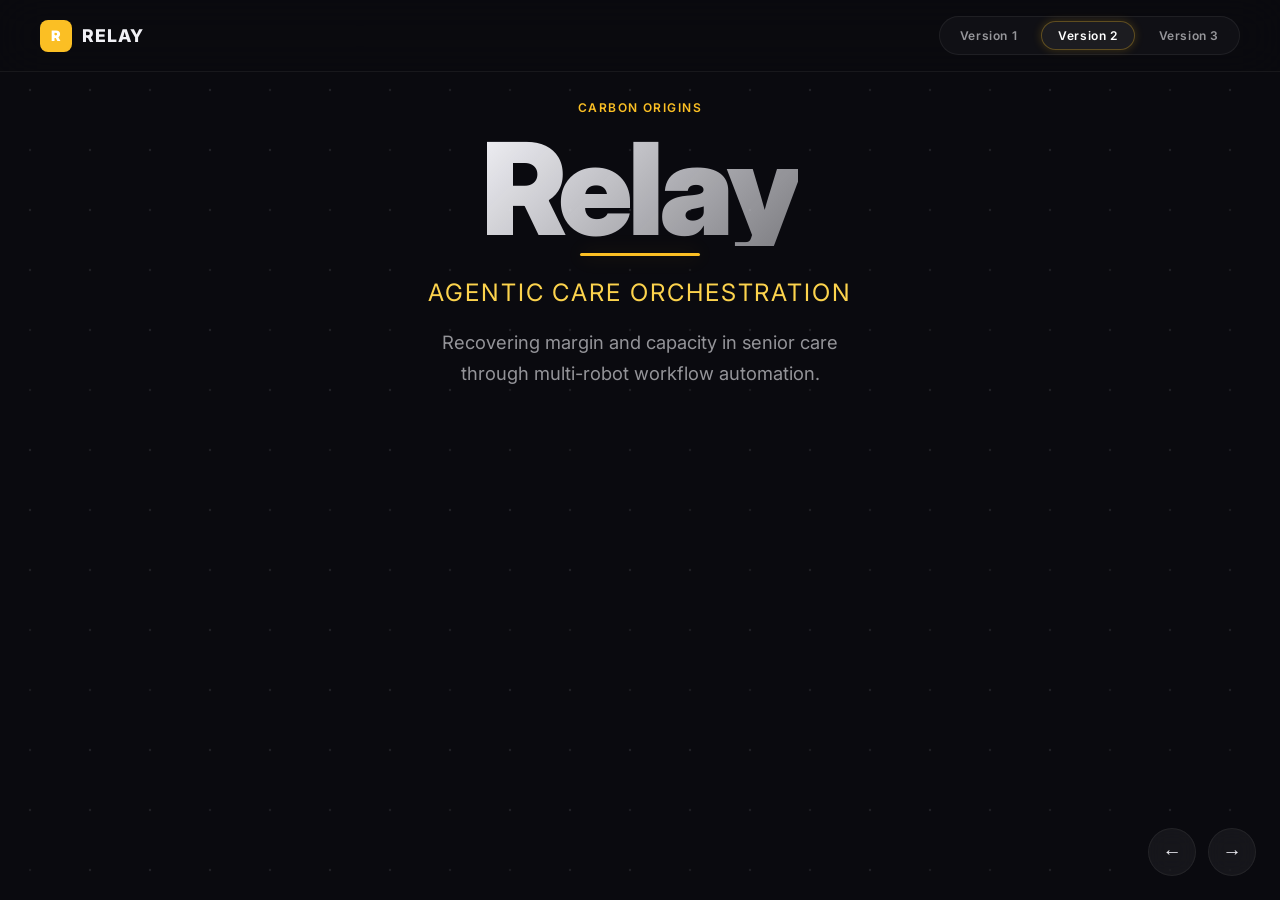
<file: v2.html>
<!DOCTYPE html>
<html lang="en">

<head>
  <meta charset="UTF-8">
  <meta name="viewport" content="width=device-width, initial-scale=1.0">
  <meta name="description"
    content="Relay – Agentic Care Orchestration. Recovering margin and capacity in senior care through multi-robot workflow automation.">
  <title>Relay – Investor Deck</title>
  <link rel="stylesheet" href="styles.css">
  <style>
    body {
      overflow: hidden; /* Hide vertical scroll completely */
    }
    #horizontal-wrapper {
      display: flex;
      width: 100vw;
      height: 100vh;
      overflow-x: auto;
      overflow-y: hidden;
      scroll-behavior: smooth;
      scroll-snap-type: x mandatory;
      overscroll-behavior: contain;
      touch-action: pan-x;
    }
    #horizontal-wrapper > section {
      flex: 0 0 100vw;
      height: 100vh;
      scroll-snap-align: start;
      overflow-y: hidden;
      padding: 100px 60px 56px; /* Offset for nav + bottom breathing room */
      justify-content: flex-start;
      align-items: flex-start;
    }
    #horizontal-wrapper > section .section-inner {
      transform-origin: top center;
      will-change: transform;
    }
    @media (max-height: 820px) {
      #horizontal-wrapper > section {
        padding: 88px 48px 36px;
      }
    }
    .scroll-arrow-btn {
      position: fixed;
      bottom: 24px;
      background: var(--bg-glass-strong);
      border: 1px solid var(--border);
      color: var(--text-primary);
      width: 48px;
      height: 48px;
      border-radius: 50%;
      display: flex;
      align-items: center;
      justify-content: center;
      cursor: pointer;
      z-index: 1000;
      transition: all 0.3s var(--ease);
      font-size: 1.2rem;
    }
    .scroll-arrow-btn:hover {
      background: var(--accent);
      border-color: var(--accent);
      color: white;
      box-shadow: 0 0 15px var(--accent-glow);
    }
    #scroll-left { right: 84px; }
    #scroll-right { right: 24px; }
    /* Hide the vertical dot nav since it's horizontal */
    .dot-nav { display: none !important; }
    /* Hide the downward scroll indicator on cover */
    .scroll-indicator { display: none !important; }
  </style>

<body>

  <!-- ═══ NAVIGATION ═══ -->
  <nav class="nav" id="main-nav">
    <div class="nav-logo">
      <div class="logo-mark">R</div>
      Relay
    </div>
    <div class="version-switcher">
      <a href="index.html">Version 1</a>
      <a href="v2.html" class="active">Version 2</a>
      <a href="v3.html">Version 3</a>
    </div>
  </nav>

  <!-- ═══ DOT NAV ═══ -->
  <div class="dot-nav" id="dot-nav">
    <a href="#cover" data-label="Cover"></a>
    <a href="#narrative" data-label="Thesis"></a>
    <a href="#market" data-label="Market"></a>
    <a href="#pain" data-label="Problem"></a>
    <a href="#product" data-label="Product"></a>
    <a href="#technical" data-label="Tech"></a>
    <a href="#economics" data-label="Value"></a>
    <a href="#proof" data-label="Proof"></a>
    <a href="#scaling" data-label="Scale"></a>
    <a href="#thesis" data-label="Invest"></a>
  </div>

  <!-- ══════════════════════════════════════════
     S1 – COVER
     ══════════════════════════════════════════ -->
  <div id="horizontal-wrapper">
  <section id="cover">
    <canvas id="cover-canvas"></canvas>
    <div class="section-inner">
      <div class="label reveal">Carbon Origins</div>
      <h1 class="cover-title reveal reveal-delay-1">Relay</h1>
      <p class="cover-tagline reveal reveal-delay-2">Agentic Care Orchestration</p>
      <p class="cover-sub reveal reveal-delay-3">
        Recovering margin and capacity in senior care<br>
        through multi-robot workflow automation.
      </p>
    </div>
    <div class="scroll-indicator">
      <div class="line"></div>
      Scroll
    </div>
  </section>

  <!-- ══════════════════════════════════════════
     S2 – NARRATIVE SHIFT
     ══════════════════════════════════════════ -->
  <section id="narrative">
    <div class="section-inner" style="text-align:center;">
      <div class="label reveal">The Real Opportunity</div>
      <h2 class="headline reveal reveal-delay-1">
        The opportunity is not replacing nurses.<br>
        It's <em class="narrative-em">removing the interruptions</em> around care.
      </h2>
      <p class="subheadline reveal reveal-delay-2" style="margin:32px auto 0;">
        Caregivers lose 3+ hours daily to non-clinical tasks—the margin killer no one's fixing.
      </p>

      <!-- Data Expander: Slide 1 -->
      <div class="data-expander-wrapper reveal reveal-delay-3" style="margin-top: 40px;">
        <button class="btn btn-primary data-expander-btn" style="flex-direction: column; padding: 16px 24px;">
          <span style="font-weight: 700; font-size: 1.1rem; letter-spacing: 0.05em;">BUTTON VERSION 1: HOVER BUTTON</span>
          <span style="font-size: 0.75rem; color: rgba(255,255,255,0.7); font-weight: 500; text-transform: uppercase; letter-spacing: 0.05em; margin-top: 6px; display: flex; align-items: center; gap: 6px;">
            <svg width="14" height="14" fill="none" stroke="currentColor" viewBox="0 0 24 24"><path stroke-linecap="round" stroke-linejoin="round" stroke-width="2" d="M15 15l-2 5L9 9l11 4-5 2zm0 0l5 5M7.188 2.239l.777 2.897M5.136 7.965l-2.898-.777M13.95 4.05l-2.122 2.122m-5.657 5.656l-2.12 2.122"></path></svg>
            Hover to view &bull; Click to pin
          </span>
        </button>
        <div class="data-expander-content">
          <ul class="expander-list">
            <li><strong>The "21% Rule" (Direct Care Baseline):</strong> In current senior care and hospital settings, nurses spend only an estimated 21% of their time on direct patient care. The remaining ~79% is consumed by fragmented administrative and non-clinical logistics.</li>
            <li><strong>Facility-Level Payroll Exposure:</strong> An average 106-bed nursing home carries roughly 247 CNA hours per day. At current median wages, this represents $1.6M to $1.65M in annual CNA payroll-equivalent labor per facility—this is the total pool of labor currently subjected to "fragmentation".</li>
            <li><strong>The Global Nursing Shortage Scoping:</strong> The International Council of Nurses has declared the nursing shortage a "global health emergency," with 13 million to 30.6 million jobs needing replacement.</li>
            <li><strong>The Automation Target:</strong> Research specifically validates that 30% of administrative and support tasks for nurses can be automated or reassigned to robotic systems.</li>
          </ul>
          <div style="margin-top: 20px; padding-top: 16px; border-top: 1px solid var(--border-accent);">
            <strong style="font-size: 0.75rem; color: var(--text-muted); text-transform: uppercase; letter-spacing: 0.05em; display: block; margin-bottom: 12px;">Sources for Due Diligence:</strong>
            <ul style="list-style: none; padding: 0; margin: 0; font-size: 0.8rem; display: flex; flex-direction: column; gap: 10px;">
              <li><a href="https://www.bls.gov/oes/current/oes311014.htm" target="_blank" style="color: var(--accent); text-decoration: none; display: flex; align-items: flex-start; gap: 6px; line-height: 1.4;">
                <svg width="14" height="14" fill="none" stroke="currentColor" viewBox="0 0 24 24" style="flex-shrink: 0; margin-top: 2px;"><path stroke-linecap="round" stroke-linejoin="round" stroke-width="2" d="M10 6H6a2 2 0 00-2 2v10a2 2 0 002 2h10a2 2 0 002-2v-4M14 4h6m0 0v6m0-6L10 14"></path></svg>
                U.S. Bureau of Labor Statistics: Nursing Assistants Wage & Employment Data
              </a></li>
              <li><a href="https://www.ajc.com/pulse/estimated-30-of-administrative-nurse-tasks-can-be-done-by-ai-enabled-robots/" target="_blank" style="color: var(--accent); text-decoration: none; display: flex; align-items: flex-start; gap: 6px; line-height: 1.4;">
                <svg width="14" height="14" fill="none" stroke="currentColor" viewBox="0 0 24 24" style="flex-shrink: 0; margin-top: 2px;"><path stroke-linecap="round" stroke-linejoin="round" stroke-width="2" d="M10 6H6a2 2 0 00-2 2v10a2 2 0 002 2h10a2 2 0 002-2v-4M14 4h6m0 0v6m0-6L10 14"></path></svg>
                Research: 30% of Administrative Nurse Tasks Automatable
              </a></li>
              <li><a href="https://www.nursingworld.org/practice-policy/nursing-excellence/official-position-statements/" target="_blank" style="color: var(--accent); text-decoration: none; display: flex; align-items: flex-start; gap: 6px; line-height: 1.4;">
                <svg width="14" height="14" fill="none" stroke="currentColor" viewBox="0 0 24 24" style="flex-shrink: 0; margin-top: 2px;"><path stroke-linecap="round" stroke-linejoin="round" stroke-width="2" d="M10 6H6a2 2 0 00-2 2v10a2 2 0 002 2h10a2 2 0 002-2v-4M14 4h6m0 0v6m0-6L10 14"></path></svg>
                American Nurses Association: Official Position Statements
              </a></li>
            </ul>
          </div>
        </div>
      </div>

    </div>
  </section>

  <!-- ══════════════════════════════════════════
     S3 – WHY THIS MARKET, WHY NOW
     ══════════════════════════════════════════ -->
  <section id="market">
    <div class="section-inner">
      <div class="grid-2">
        <div>
          <div class="label reveal">Why This Market, Why Now</div>
          <h2 class="headline reveal reveal-delay-1">
            Senior care is one of the clearest environments where labor pressure is <span
              class="headline-accent">structural</span>.
          </h2>
          <p class="subheadline reveal reveal-delay-2" style="margin-top:24px;">
            Structural labor crisis. Hiring won't solve this.
          </p>
          <button class="btn btn-primary btn-arrow reveal reveal-delay-3" style="font-size: 1.1rem; padding: 16px 32px; font-weight: 700; letter-spacing: 0.05em;" onclick="openModal('market-modal')">
            BUTTON VERSION 2
          </button>
        </div>
        <div class="stat-row reveal reveal-delay-2">
          <div class="stat-item">
            <div class="big-number" data-count="15000">0</div>
            <div class="stat-label">Nursing Facilities (US)</div>
          </div>
          <div class="stat-item">
            <div class="big-number" data-count="1300000" data-suffix="">0</div>
            <div class="stat-label">Residents Served</div>
          </div>
          <div class="stat-item">
            <div class="big-number" data-count="94" data-suffix="%">0</div>
            <div class="stat-label">Facilities Under-Staffed</div>
          </div>
          <div class="stat-item">
            <div class="big-number" data-count="400000" data-prefix="">0</div>
            <div class="stat-label">CNA Shortage by 2030</div>
          </div>
        </div>
      </div>
    </div>
  </section>

  <!-- ══════════════════════════════════════════
     S4 – OPERATIONAL PAIN
     ══════════════════════════════════════════ -->
  <section id="pain">
    <div class="section-inner">
      <div class="label reveal">The Core Problem</div>
      <h2 class="headline reveal reveal-delay-1" style="max-width:800px;">
        Caregivers lose clinical time to fragmented, <span class="headline-accent">non-clinical logistics</span>.
      </h2>
      <p class="subheadline reveal reveal-delay-2" style="margin-top:20px;">
        Every 8-min errand pulls staff from residents. It's a workflow failure.
      </p>
      <div class="pain-flow reveal reveal-delay-3">
        <div class="pain-card">
          <div class="icon">💧</div>
          <span><strong>Water &amp; beverages</strong><br>Constant hydration runs across rooms</span>
        </div>
        <div class="pain-card">
          <div class="icon">🛏️</div>
          <span><strong>Linens &amp; bedding</strong><br>Multiple daily changes per resident</span>
        </div>
        <div class="pain-card">
          <div class="icon">📦</div>
          <span><strong>Supplies &amp; PPE</strong><br>Restocking carts and rooms mid-shift</span>
        </div>
        <div class="pain-card">
          <div class="icon">⬇️</div>
          <span><strong>Dropped items</strong><br>Fall-risk pickups that pull staff away</span>
        </div>
        <div class="pain-card">
          <div class="icon">🧪</div>
          <span><strong>Lab transport</strong><br>Samples to lab, results back to floor</span>
        </div>
      </div>

      <!-- Data Expander: Slide 2 -->
      <div class="data-expander-wrapper reveal reveal-delay-4" style="margin-top: 56px; display: flex; justify-content: center; width: 100%;">
        <div style="position: relative;">
          <button class="btn btn-ghost data-expander-btn" style="flex-direction: column; padding: 12px 24px;">
            <span style="font-weight: 600;">Missing Data Points for the Data Room</span>
            <span style="font-size: 0.7rem; color: var(--text-muted); font-weight: 400; text-transform: uppercase; letter-spacing: 0.05em; margin-top: 4px; display: flex; align-items: center; gap: 6px;">
              <svg width="14" height="14" fill="none" stroke="currentColor" viewBox="0 0 24 24"><path stroke-linecap="round" stroke-linejoin="round" stroke-width="2" d="M15 15l-2 5L9 9l11 4-5 2zm0 0l5 5M7.188 2.239l.777 2.897M5.136 7.965l-2.898-.777M13.95 4.05l-2.122 2.122m-5.657 5.656l-2.12 2.122"></path></svg>
              Hover to view &bull; Click to pin
            </span>
          </button>
          <div class="data-expander-content" style="bottom: 100%; top: auto; margin-bottom: 24px; text-align: left;">
            <ul class="expander-list">
              <li><strong>Errand Fatigue (The 4-Mile Baseline):</strong> Care staff spend a significant portion of their shift purely on "fetching and carrying" tasks (medications, linens, waste), walking at least 4 miles per day purely for these logistical errands.</li>
              <li><strong>Proven Interruption Reduction:</strong> Real-world deployments of delivery robots in clinical settings have already demonstrated a 30% drop in nurse interruptions, significantly improving focus on residents.</li>
              <li><strong>Specific Throughput Gains:</strong> Pilot data shows that automating the "fetch and carry" of the items on your slide (water, linens, supplies) can recover approximately 3.5 hours of staff time per day.</li>
              <li><strong>The Fall-Risk Safety Loophole:</strong> Manual updates of "Fall Risk" signage often lag behind Electronic Health Record (EHR) changes. Relay-style automation ensures 100% compliance in updating room signage within 30 to 45 minutes of an EHR status change, a critical metric for liability-conscious operators.</li>
              <li><strong>Economic Replacement Logic:</strong> In hospital logistics, a single robotic delivery unit currently replaces 3 to 4 full-time equivalents (FTEs), delivering between $180,000 and $300,000 in annual savings.</li>
            </ul>
          </div>
        </div>
      </div>
    </div>
  </section>

  <!-- ══════════════════════════════════════════
     S5 – THE PRODUCT
     ══════════════════════════════════════════ -->
  <section id="product">
    <div class="section-inner">
      <div class="label reveal">The Product</div>
      <h2 class="headline reveal reveal-delay-1" style="max-width:850px;">
        Relay turns ad hoc transport requests into <span class="headline-accent">orchestrated autonomous
          workflows</span>.
      </h2>
      <img src="relay-robot.png" alt="Relay autonomous delivery robot in a senior care facility"
        class="product-hero reveal reveal-delay-2">
      <div class="grid-3 reveal reveal-delay-3">
        <div class="glass-card">
          <div class="card-icon">📊</div>
          <h3>Predictable OpEx</h3>
          <p>Flat OpEx beats burnout-driven labor volatility.</p>
        </div>
        <div class="glass-card">
          <div class="card-icon">🔄</div>
          <h3>Interruption Absorption</h3>
          <p>Robots handle logistics. Care teams stay in care.</p>
        </div>
        <div class="glass-card">
          <div class="card-icon">💪</div>
          <h3>Staff Empowerment</h3>
          <p>3+ hours recovered daily. Better retention, lower burnout.</p>
        </div>
      </div>
    </div>
  </section>

  <!-- ══════════════════════════════════════════
     S6 – TECHNICAL WEDGE
     ══════════════════════════════════════════ -->
  <section id="technical">
    <div class="section-inner">
      <div class="label reveal">Technical Wedge</div>
      <h2 class="headline reveal reveal-delay-1" style="max-width:850px;">
        Multi-robot handoff is what makes facility-wide automation <span class="headline-accent">scalable</span>.
      </h2>
      <p class="subheadline reveal reveal-delay-2" style="margin-top:20px;">
        Fleet orchestration, not isolated robots.
      </p>
      <div class="tech-diagram reveal reveal-delay-3">
        <div class="tech-flow">
          <div class="tech-node">
            <div class="tech-node-circle">🤖</div>
            <div class="tech-node-label">Robot A<br><small style="color:var(--text-muted)">Wing East</small></div>
          </div>
          <div class="tech-path"></div>
          <div class="tech-node">
            <div class="tech-node-circle" style="background:var(--bg-glass-strong);border-color:var(--text-muted);">⇄
            </div>
            <div class="tech-node-label">Handoff Zone<br><small style="color:var(--text-muted)">Orchestrated</small>
            </div>
          </div>
          <div class="tech-path"></div>
          <div class="tech-node">
            <div class="tech-node-circle">🤖</div>
            <div class="tech-node-label">Robot B<br><small style="color:var(--text-muted)">Wing West</small></div>
          </div>
          <div class="tech-path"></div>
          <div class="tech-node">
            <div class="tech-node-circle" style="background:rgba(34,197,94,0.1);border-color:rgba(34,197,94,0.5);">✓
            </div>
            <div class="tech-node-label">Delivered<br><small style="color:var(--text-muted)">Room 214</small></div>
          </div>
        </div>
        <div class="tech-points">
          <div class="tech-point">
            <strong>Zone-Based Coverage</strong>
            Zone ownership + smart handoffs = full-facility coverage.
          </div>
          <div class="tech-point">
            <strong>Orchestration Layer</strong>
            Always-on routing keeps throughput high.
          </div>
          <div class="tech-point">
            <strong>Graceful Degradation</strong>
            If one bot drops, tasks reroute instantly.
          </div>
        </div>
      </div>
    </div>
  </section>

  <!-- ══════════════════════════════════════════
     S7 – ECONOMIC VALUE
     ══════════════════════════════════════════ -->
  <section id="economics">
    <div class="section-inner">
      <div class="label reveal">Economic Value</div>
      <h2 class="headline reveal reveal-delay-1" style="max-width:850px;">
        Even modest workflow recovery creates <span class="headline-accent">meaningful annual value</span> per facility.
      </h2>
      <div class="econ-hero-stat reveal reveal-delay-2">
        <div class="stat-label">Estimated Annual Value Per Facility</div>
        <div class="big-number" style="color:var(--accent);margin:12px 0;" data-count="185000" data-prefix="$">$0</div>
        <div style="color:var(--text-secondary);font-size:0.9rem;">10% recovery = $185K/year in a 120-bed facility</div>
      </div>
      <div class="econ-compare reveal reveal-delay-3">
        <div class="econ-col old">
          <div
            style="font-size:0.75rem;color:rgba(255,100,100,0.7);text-transform:uppercase;letter-spacing:0.1em;font-weight:600;margin-bottom:12px;">
            Today</div>
          <div style="font-size:1.4rem;font-weight:700;margin-bottom:8px;">Variable &amp; Volatile</div>
          <p style="font-size:0.85rem;color:var(--text-secondary);">Overtime, agency, churn—costs spike fast.</p>
        </div>
        <div class="econ-vs">vs</div>
        <div class="econ-col new">
          <div
            style="font-size:0.75rem;color:var(--accent);text-transform:uppercase;letter-spacing:0.1em;font-weight:600;margin-bottom:12px;">
            With Relay</div>
          <div style="font-size:1.4rem;font-weight:700;margin-bottom:8px;">Flat &amp; Predictable</div>
          <p style="font-size:0.85rem;color:var(--text-secondary);">Predictable infrastructure spend. Less agency dependence.</p>
        </div>
      </div>
      <div style="text-align:center;margin-top:40px;" class="reveal reveal-delay-4">
        <button class="btn btn-ghost btn-arrow" onclick="openModal('econ-modal')">See Full Model</button>
      </div>
    </div>
  </section>

  <!-- ══════════════════════════════════════════
     S8 – PROOF OF CATEGORY
     ══════════════════════════════════════════ -->
  <section id="proof">
    <div class="section-inner">
      <div class="label reveal">Category Validation</div>
      <h2 class="headline reveal reveal-delay-1" style="max-width:850px;">
        This is not science fiction. Automation in healthcare logistics <span class="headline-accent">already
          works</span>.
      </h2>
      <div class="proof-points grid-2 reveal reveal-delay-2">
        <div class="glass-card proof-card">
          <div class="proof-number">600+</div>
          <div class="proof-text">
            <h3>Hospitals using delivery robots today</h3>
            <p>600+ hospitals already run this. Senior care is next.</p>
          </div>
        </div>
        <div class="glass-card proof-card">
          <div class="proof-number">3.2x</div>
          <div class="proof-text">
            <h3>ROI within 18 months at early deployments</h3>
            <p>3.2x ROI in early deployments.</p>
          </div>
        </div>
      </div>
      <div style="text-align:center;margin-top:32px;" class="reveal reveal-delay-3">
        <button class="btn btn-ghost btn-arrow" onclick="openModal('proof-modal')">Supporting Data</button>
      </div>
    </div>
  </section>

  <!-- ══════════════════════════════════════════
     S9 – SCALING LOGIC
     ══════════════════════════════════════════ -->
  <section id="scaling">
    <div class="section-inner" style="text-align:center;">
      <div class="label reveal">Scaling Logic</div>
      <h2 class="headline reveal reveal-delay-1" style="max-width:850px;margin:0 auto;">
        What works at one facility <span class="headline-accent">compounds</span> at the operator level.
      </h2>
      <p class="subheadline reveal reveal-delay-2" style="margin:24px auto 0;">
        Win one site. Replicate to 10, then 50.
      </p>
      <div class="scale-visual reveal reveal-delay-3">
        <div class="scale-step">
          <div class="scale-number">1</div>
          <div class="scale-label">Facility<br><small style="color:var(--text-muted)">$185K/yr value</small></div>
        </div>
        <div class="scale-arrow">→</div>
        <div class="scale-step">
          <div class="scale-number">10</div>
          <div class="scale-label">Regional Cluster<br><small style="color:var(--text-muted)">$1.85M/yr</small></div>
        </div>
        <div class="scale-arrow">→</div>
        <div class="scale-step">
          <div class="scale-number">50</div>
          <div class="scale-label">Enterprise Operator<br><small style="color:var(--text-muted)">$9.25M/yr</small></div>
        </div>
      </div>
      <div class="reveal reveal-delay-4">
        <button class="btn btn-ghost btn-arrow" onclick="openModal('scale-modal')">Enterprise Model</button>
      </div>
    </div>
  </section>

  <!-- ══════════════════════════════════════════
     S10 – INVESTMENT THESIS / CLOSE
     ══════════════════════════════════════════ -->
  <section id="thesis">
    <div class="section-inner">
      <div class="label reveal" style="text-align:center;display:block;">Investment Thesis</div>
      <h2 class="headline reveal reveal-delay-1" style="text-align:center;max-width:900px;margin:0 auto;">
        Relay sits at the intersection of massive market need, technical defensibility, and <span
          class="headline-accent">margin recovery</span>.
      </h2>
      <div class="thesis-grid grid-2x2 reveal reveal-delay-2">
        <div class="glass-card thesis-card">
          <div class="number">01</div>
          <h3>Massive Constrained Market</h3>
          <p>15K facilities. 1.3M residents. $180B+ spend. Staffing gap persists.</p>
        </div>
        <div class="glass-card thesis-card">
          <div class="number">02</div>
          <h3>Technical Moat</h3>
          <p>Orchestration moat: intelligence layer, not commodity hardware.</p>
        </div>
        <div class="glass-card thesis-card">
          <div class="number">03</div>
          <h3>Defensible Economics</h3>
          <p>Sticky revenue, high switching costs, stronger density economics.</p>
        </div>
        <div class="glass-card thesis-card">
          <div class="number">04</div>
          <h3>Empowers Staff, Doesn't Replace Care</h3>
          <p>Empowers staff, not replaces them.</p>
        </div>
      </div>
      <div class="thesis-cta reveal reveal-delay-3">
        <p>Move before this category consolidates.</p>
        <a href="mailto:invest@carbonorigins.com" class="btn btn-primary btn-arrow">Let's Talk</a>
      </div>
    </div>
  </section>

  </div>

  <button class="scroll-arrow-btn" id="scroll-left" onclick="scrollH('left')" aria-label="Scroll Left">←</button>
  <button class="scroll-arrow-btn" id="scroll-right" onclick="scrollH('right')" aria-label="Scroll Right">→</button>

  <!-- ═══ MODALS ═══ -->
  <div class="modal-overlay" id="market-modal">
    <div class="modal-content">
      <button class="modal-close" onclick="closeModal('market-modal')">✕</button>
      <h2>Market Deep Dive</h2>
      <p style="color:var(--text-secondary);margin-bottom:24px;">Key metrics defining the US skilled nursing facility
        landscape.</p>
      <table>
        <tr>
          <th>Metric</th>
          <th>Value</th>
          <th>Source Context</th>
        </tr>
        <tr>
          <td>Certified Nursing Facilities</td>
          <td>~15,000</td>
          <td>CMS Provider Data</td>
        </tr>
        <tr>
          <td>Total Certified Beds</td>
          <td>~1.67M</td>
          <td>CMS Certification</td>
        </tr>
        <tr>
          <td>Average Occupancy</td>
          <td>~78%</td>
          <td>Post-COVID recovery</td>
        </tr>
        <tr>
          <td>Residents Served</td>
          <td>~1.3M</td>
          <td>Census estimates</td>
        </tr>
        <tr>
          <td>Required HPRD</td>
          <td>3.48 hrs/resident/day</td>
          <td>CMS Minimum Staffing</td>
        </tr>
        <tr>
          <td>CNA Avg. Hourly Wage</td>
          <td>$17.50–$19.00</td>
          <td>BLS 2024</td>
        </tr>
        <tr>
          <td>CNA Annual Turnover</td>
          <td>~80%</td>
          <td>Industry benchmark</td>
        </tr>
        <tr>
          <td>Projected CNA Shortage (2030)</td>
          <td>~400,000</td>
          <td>PHI National</td>
        </tr>
      </table>
      <p style="color:var(--text-muted);font-size:0.8rem;margin-top:16px;">Note: Figures represent industry estimates
        and publicly available data points used for modeling purposes.</p>
    </div>
  </div>

  <div class="modal-overlay" id="econ-modal">
    <div class="modal-content">
      <button class="modal-close" onclick="closeModal('econ-modal')">✕</button>
      <h2>Economic Model – Per Facility</h2>
      <p style="color:var(--text-secondary);margin-bottom:24px;">Modeled annual value from logistical labor recovery at
        a 120-bed skilled nursing facility.</p>
      <table>
        <tr>
          <th>Scenario</th>
          <th>Recovery %</th>
          <th>FTE Equivalent</th>
          <th>Annual Value</th>
        </tr>
        <tr>
          <td>Conservative</td>
          <td>5%</td>
          <td>~2.1 FTEs</td>
          <td>$92,500</td>
        </tr>
        <tr>
          <td>Base Case</td>
          <td>10%</td>
          <td>~4.2 FTEs</td>
          <td>$185,000</td>
        </tr>
        <tr>
          <td>Optimistic</td>
          <td>15%</td>
          <td>~6.3 FTEs</td>
          <td>$277,500</td>
        </tr>
      </table>
      <h3 style="margin-top:32px;font-size:1.1rem;">Assumptions</h3>
      <table>
        <tr>
          <td>CNA FTEs per 120-bed facility</td>
          <td>~42</td>
        </tr>
        <tr>
          <td>Avg. blended cost per CNA (loaded)</td>
          <td>~$44,000/yr</td>
        </tr>
        <tr>
          <td>% of CNA time on non-clinical logistics</td>
          <td>~25–35%</td>
        </tr>
        <tr>
          <td>Relay system annual cost per facility</td>
          <td>$60,000–$80,000</td>
        </tr>
      </table>
      <p style="color:var(--text-muted);font-size:0.8rem;margin-top:16px;">Net value = recovered labor value minus Relay
        system cost. Excludes soft benefits (retention, satisfaction, compliance).</p>
    </div>
  </div>

  <div class="modal-overlay" id="proof-modal">
    <div class="modal-content">
      <button class="modal-close" onclick="closeModal('proof-modal')">✕</button>
      <h2>Category Validation – Supporting Data</h2>
      <p style="color:var(--text-secondary);margin-bottom:24px;">Evidence that autonomous logistics in healthcare is
        proven and accelerating.</p>
      <table>
        <tr>
          <th>Data Point</th>
          <th>Detail</th>
        </tr>
        <tr>
          <td>Hospital robot deployments</td>
          <td>600+ facilities using autonomous delivery (Aethon/TUG, Savioke/Relay Robotics, Diligent)</td>
        </tr>
        <tr>
          <td>Pharmacy transport automation</td>
          <td>Reduces delivery time by 50% and frees 2+ FTE hours/day in pharmacy staff</td>
        </tr>
        <tr>
          <td>Post-COVID acceleration</td>
          <td>Labor shortages post-2020 drove 3x increase in healthcare robotics RFPs</td>
        </tr>
        <tr>
          <td>Regulatory tailwinds</td>
          <td>CMS staffing mandates (2024) increase pressure to optimize existing workforce</td>
        </tr>
      </table>
    </div>
  </div>

  <div class="modal-overlay" id="scale-modal">
    <div class="modal-content">
      <button class="modal-close" onclick="closeModal('scale-modal')">✕</button>
      <h2>Enterprise Scaling Model</h2>
      <p style="color:var(--text-secondary);margin-bottom:24px;">Projected annual value by operator size at base case
        (10% recovery).</p>
      <table>
        <tr>
          <th>Operator Size</th>
          <th>Facilities</th>
          <th>Annual Value</th>
          <th>Net of Relay Cost</th>
        </tr>
        <tr>
          <td>Single Facility</td>
          <td>1</td>
          <td>$185,000</td>
          <td>$105,000–$125,000</td>
        </tr>
        <tr>
          <td>Regional Operator</td>
          <td>10</td>
          <td>$1.85M</td>
          <td>$1.05M–$1.25M</td>
        </tr>
        <tr>
          <td>Mid-Market</td>
          <td>25</td>
          <td>$4.6M</td>
          <td>$2.6M–$3.1M</td>
        </tr>
        <tr>
          <td>Enterprise Operator</td>
          <td>50</td>
          <td>$9.25M</td>
          <td>$5.25M–$6.25M</td>
        </tr>
        <tr>
          <td>Top-10 Operator</td>
          <td>200+</td>
          <td>$37M+</td>
          <td>$21M+</td>
        </tr>
      </table>
      <p style="color:var(--text-muted);font-size:0.8rem;margin-top:16px;">Assumes Relay system cost of $60K–$80K per
        facility per year. Volume discounts apply at 25+ deployments.</p>
    </div>
  </div>

  <div class="modal-overlay" id="global-dataroom-modal">
    <div class="modal-content" style="max-width: 90vw; width: 1100px; padding: 60px 40px; overflow: visible;">
      <button class="modal-close" onclick="closeModal('global-dataroom-modal')">✕</button>
      <h2 style="text-align: center; margin-bottom: 8px;">Data Room</h2>
      <p style="text-align: center; color:var(--text-secondary); margin-bottom: 40px;">Access all underlying models, data sources, and category validation evidence.</p>
      
      <style>
        .dr-grid-modal {
          display: flex;
          flex-direction: row;
          flex-wrap: nowrap;
          align-items: center;
          justify-content: center;
          margin-top: 100px;
          width: 100%;
          padding-bottom: 120px;
          min-height: 400px;
        }
        .dr-slide-wrap-modal {
          display: flex;
          flex-direction: column;
          align-items: center;
          gap: 10px;
          flex-shrink: 0;
          position: relative;
          transition: transform 0.4s var(--ease), z-index 0s;
        }
        .dr-slide-wrap-modal:nth-child(1) { z-index: 1; transform: translateY(-120px) !important; }
        .dr-slide-wrap-modal:nth-child(2) { z-index: 2; transform: translateY(-72px) !important; margin-left: -60px; }
        .dr-slide-wrap-modal:nth-child(3) { z-index: 3; transform: translateY(-24px) !important; margin-left: -60px; }
        .dr-slide-wrap-modal:nth-child(4) { z-index: 4; transform: translateY(24px) !important; margin-left: -60px; }
        .dr-slide-wrap-modal:nth-child(5) { z-index: 5; transform: translateY(72px) !important; margin-left: -60px; }
        .dr-slide-wrap-modal:nth-child(6) { z-index: 6; transform: translateY(120px) !important; margin-left: -60px; }
        .dr-slide-wrap-modal:hover { z-index: 20 !important; }
        .dr-slide-wrap-modal:hover .dr-slide-modal {
          transform: translateY(-20px) translateX(-10px);
          box-shadow: 0 16px 40px rgba(0,0,0,0.8), 0 0 20px var(--accent-glow);
          border-color: var(--accent);
        }
        .dr-slide-wrap-modal:hover .dr-slide-overlay-modal { opacity: 1; }
        .dr-slide-title-modal {
          font-size: 0.7rem;
          font-weight: 700;
          text-transform: uppercase;
          letter-spacing: 0.1em;
          color: var(--accent);
          text-align: center;
          text-shadow: 0 2px 8px rgba(0,0,0,0.8);
        }
        .dr-slide-modal {
          width: 200px;
          height: 130px;
          background: rgba(10, 10, 18, 0.95);
          backdrop-filter: blur(16px);
          border: 1px solid var(--border);
          border-radius: 10px;
          cursor: pointer;
          transition: all 0.4s var(--ease);
          overflow: hidden;
          padding: 14px;
          display: flex;
          flex-direction: column;
          justify-content: center;
          align-items: center;
          position: relative;
          box-shadow: -10px 0 25px rgba(0,0,0,0.6);
        }
        .dr-slide-overlay-modal {
          position: absolute;
          inset: 0;
          background: rgba(10,10,15,0.7);
          display: flex;
          align-items: center;
          justify-content: center;
          opacity: 0;
          transition: opacity 0.3s;
          border-radius: 10px;
          font-size: 0.8rem;
          font-weight: 600;
          color: var(--accent);
          letter-spacing: 0.05em;
        }
        .dr-mini-label { font-size: 0.4rem; color: var(--accent); text-transform: uppercase; letter-spacing: 0.08em; font-weight: 600; margin-bottom: 4px; }
        .dr-mini-headline { font-size: 0.55rem; font-weight: 800; color: var(--text-primary); line-height: 1.2; text-align: center; max-width: 160px; }
        .dr-mini-stat { font-size: 1.4rem; font-weight: 900; color: var(--text-primary); line-height: 1; }
        .dr-mini-stat-sm { font-size: 0.4rem; color: var(--text-muted); text-transform: uppercase; letter-spacing: 0.06em; margin-top: 3px; }
        .dr-mini-row { display: flex; gap: 6px; align-items: center; margin-top: 4px; justify-content: center; flex-wrap: wrap; }
        .dr-mini-pill { background: var(--bg-glass-strong); border: 1px solid var(--border); border-radius: 4px; padding: 2px 6px; font-size: 0.38rem; color: var(--text-secondary); }
        .dr-mini-num { font-size: 0.9rem; font-weight: 900; color: var(--accent); }
      </style>

      <div class="dr-grid-modal">
        <!-- ── Slide 1 ── -->
        <div class="dr-slide-wrap-modal">
          <div class="dr-slide-title-modal">The Opportunity</div>
          <div class="dr-slide-modal" onclick="closeModal('global-dataroom-modal'); setTimeout(()=>openModal('narrative-modal'), 300)">
            <div class="dr-mini-label">The Real Opportunity</div>
            <div class="dr-mini-headline">Removing the interruptions around care</div>
            <div class="dr-mini-row">
              <div class="dr-mini-pill">21% direct care</div>
              <div class="dr-mini-pill">79% logistics</div>
            </div>
            <div class="dr-slide-overlay-modal">Click to explore →</div>
          </div>
        </div>

        <!-- ── Slide 2 ── -->
        <div class="dr-slide-wrap-modal">
          <div class="dr-slide-title-modal">Why This Market</div>
          <div class="dr-slide-modal" onclick="closeModal('global-dataroom-modal'); setTimeout(()=>openModal('market-modal'), 300)">
            <div class="dr-mini-label">Market Why Now</div>
            <div style="display:flex; gap:10px; margin-top:6px;">
              <div style="text-align:center;"><div class="dr-mini-num">15K</div><div class="dr-mini-stat-sm">facilities</div></div>
              <div style="text-align:center;"><div class="dr-mini-num">94%</div><div class="dr-mini-stat-sm">understaffed</div></div>
            </div>
            <div class="dr-mini-row" style="margin-top:6px;">
              <div class="dr-mini-pill">1.3M residents</div>
              <div class="dr-mini-pill">400K shortage</div>
            </div>
            <div class="dr-slide-overlay-modal">Click to explore →</div>
          </div>
        </div>

        <!-- ── Slide 3 ── -->
        <div class="dr-slide-wrap-modal">
          <div class="dr-slide-title-modal">The Core Problem</div>
          <div class="dr-slide-modal" onclick="closeModal('global-dataroom-modal'); setTimeout(()=>openModal('pain-modal'), 300)">
            <div class="dr-mini-label">Operational Pain</div>
            <div class="dr-mini-headline" style="font-size:0.5rem;">Non-clinical logistics fragment every shift</div>
            <div class="dr-mini-row" style="flex-wrap:wrap; justify-content:center; margin-top:5px;">
              <div class="dr-mini-pill">💧 Water</div>
              <div class="dr-mini-pill">🛏️ Linens</div>
              <div class="dr-mini-pill">📦 Supplies</div>
              <div class="dr-mini-pill">🧪 Labs</div>
            </div>
            <div class="dr-slide-overlay-modal">Click to explore →</div>
          </div>
        </div>

        <!-- ── Slide 4 ── -->
        <div class="dr-slide-wrap-modal">
          <div class="dr-slide-title-modal">Economic Value</div>
          <div class="dr-slide-modal" onclick="closeModal('global-dataroom-modal'); setTimeout(()=>openModal('econ-modal'), 300)">
            <div class="dr-mini-label">Per-Facility Model</div>
            <div class="dr-mini-stat" style="color:var(--accent); margin:4px 0;">$185K</div>
            <div class="dr-mini-stat-sm">annual value per facility</div>
            <div class="dr-mini-row" style="margin-top:5px;">
              <div class="dr-mini-pill">10% recovery</div>
              <div class="dr-mini-pill">~4.2 FTEs</div>
            </div>
            <div class="dr-slide-overlay-modal">Click to explore →</div>
          </div>
        </div>

        <!-- ── Slide 5 ── -->
        <div class="dr-slide-wrap-modal">
          <div class="dr-slide-title-modal">Category Validation</div>
          <div class="dr-slide-modal" onclick="closeModal('global-dataroom-modal'); setTimeout(()=>openModal('proof-modal'), 300)">
            <div class="dr-mini-label">Proof of Category</div>
            <div style="display:flex; gap:14px; margin-top:6px;">
              <div style="text-align:center;"><div class="dr-mini-num">600+</div><div class="dr-mini-stat-sm">hospitals</div></div>
              <div style="text-align:center;"><div class="dr-mini-num">3.2x</div><div class="dr-mini-stat-sm">ROI</div></div>
            </div>
            <div class="dr-mini-row" style="margin-top:5px;">
              <div class="dr-mini-pill">Already deployed</div>
            </div>
            <div class="dr-slide-overlay-modal">Click to explore →</div>
          </div>
        </div>

        <!-- ── Slide 6 ── -->
        <div class="dr-slide-wrap-modal">
          <div class="dr-slide-title-modal">Scaling Logic</div>
          <div class="dr-slide-modal" onclick="closeModal('global-dataroom-modal'); setTimeout(()=>openModal('scale-modal'), 300)">
            <div class="dr-mini-label">Enterprise Model</div>
            <div style="display:flex; gap:4px; align-items:center; margin-top:6px;">
              <div style="text-align:center;"><div class="dr-mini-num" style="font-size:0.75rem;">1</div><div class="dr-mini-stat-sm">facility</div></div>
              <span style="color:var(--text-muted); font-size:0.6rem;">→</span>
              <div style="text-align:center;"><div class="dr-mini-num" style="font-size:0.75rem;">10</div><div class="dr-mini-stat-sm">regional</div></div>
              <span style="color:var(--text-muted); font-size:0.6rem;">→</span>
              <div style="text-align:center;"><div class="dr-mini-num" style="font-size:0.75rem;">50</div><div class="dr-mini-stat-sm">enterprise</div></div>
            </div>
            <div class="dr-mini-row" style="margin-top:5px;">
              <div class="dr-mini-pill">$9.25M/yr at 50</div>
            </div>
            <div class="dr-slide-overlay-modal">Click to explore →</div>
          </div>
        </div>
      </div>
    </div>
  </div>

  <script src="script.js"></script>
  <script>
    const wrapper = document.getElementById('horizontal-wrapper');
    const sections = Array.from(wrapper.querySelectorAll('section'));
    let currentIndex = 0;
    let wheelLocked = false;

    function goToIndex(index) {
      const clampedIndex = Math.max(0, Math.min(index, sections.length - 1));
      if (clampedIndex === currentIndex) return;

      currentIndex = clampedIndex;
      wrapper.scrollTo({
        left: currentIndex * window.innerWidth,
        behavior: 'smooth'
      });
    }

    function fitSlideContent() {
      sections.forEach(section => {
        const inner = section.querySelector('.section-inner');
        if (!inner) return;

        inner.style.transform = 'scale(1)';
        inner.style.width = '';

        const sectionStyle = window.getComputedStyle(section);
        const padTop = parseFloat(sectionStyle.paddingTop) || 0;
        const padBottom = parseFloat(sectionStyle.paddingBottom) || 0;
        const availableHeight = section.clientHeight - padTop - padBottom;
        const contentHeight = inner.scrollHeight;

        if (contentHeight > availableHeight) {
          const scale = Math.max(0.72, availableHeight / contentHeight);
          inner.style.transform = `scale(${scale})`;
          inner.style.width = `${100 / scale}%`;
        }
      });
    }

    function scrollH(dir) {
      if (dir === 'right') {
        goToIndex(currentIndex + 1);
      } else if (dir === 'left') {
        goToIndex(currentIndex - 1);
      }
    }

    document.addEventListener('keydown', (e) => {
      // Don't scroll if user is typing in an input or modal is open (just in case)
      if (document.querySelector('.modal-overlay.open')) return;
      
      if (e.key === 'ArrowRight') {
        e.preventDefault();
        scrollH('right');
      } else if (e.key === 'ArrowLeft') {
        e.preventDefault();
        scrollH('left');
      } else if (e.key === 'ArrowUp' || e.key === 'ArrowDown' || e.key === 'PageUp' || e.key === 'PageDown' || e.key === ' ') {
        e.preventDefault();
      }
    });

    wrapper.addEventListener('wheel', (e) => {
      if (document.querySelector('.modal-overlay.open')) return;

      const primaryDelta = Math.abs(e.deltaY) >= Math.abs(e.deltaX) ? e.deltaY : e.deltaX;
      if (Math.abs(primaryDelta) < 12) return;

      e.preventDefault();
      if (wheelLocked) return;

      wheelLocked = true;
      scrollH(primaryDelta > 0 ? 'right' : 'left');
      window.setTimeout(() => {
        wheelLocked = false;
      }, 450);
    }, { passive: false });

    wrapper.addEventListener('scroll', () => {
      const index = Math.round(wrapper.scrollLeft / window.innerWidth);
      if (index !== currentIndex) {
        currentIndex = index;
      }
    });

    window.addEventListener('resize', () => {
      fitSlideContent();
      wrapper.scrollTo({ left: currentIndex * window.innerWidth });
    });

    fitSlideContent();

    // Fix modal body scrolling
    const originalOpenModal = window.openModal;
    window.openModal = function(id) {
      if(originalOpenModal) originalOpenModal(id);
      wrapper.style.overflowX = 'hidden';
    }
    const originalCloseModal = window.closeModal;
    window.closeModal = function(id) {
      if(originalCloseModal) originalCloseModal(id);
      wrapper.style.overflowX = 'auto';
    }
  </script>
</body>

</html>
</file>
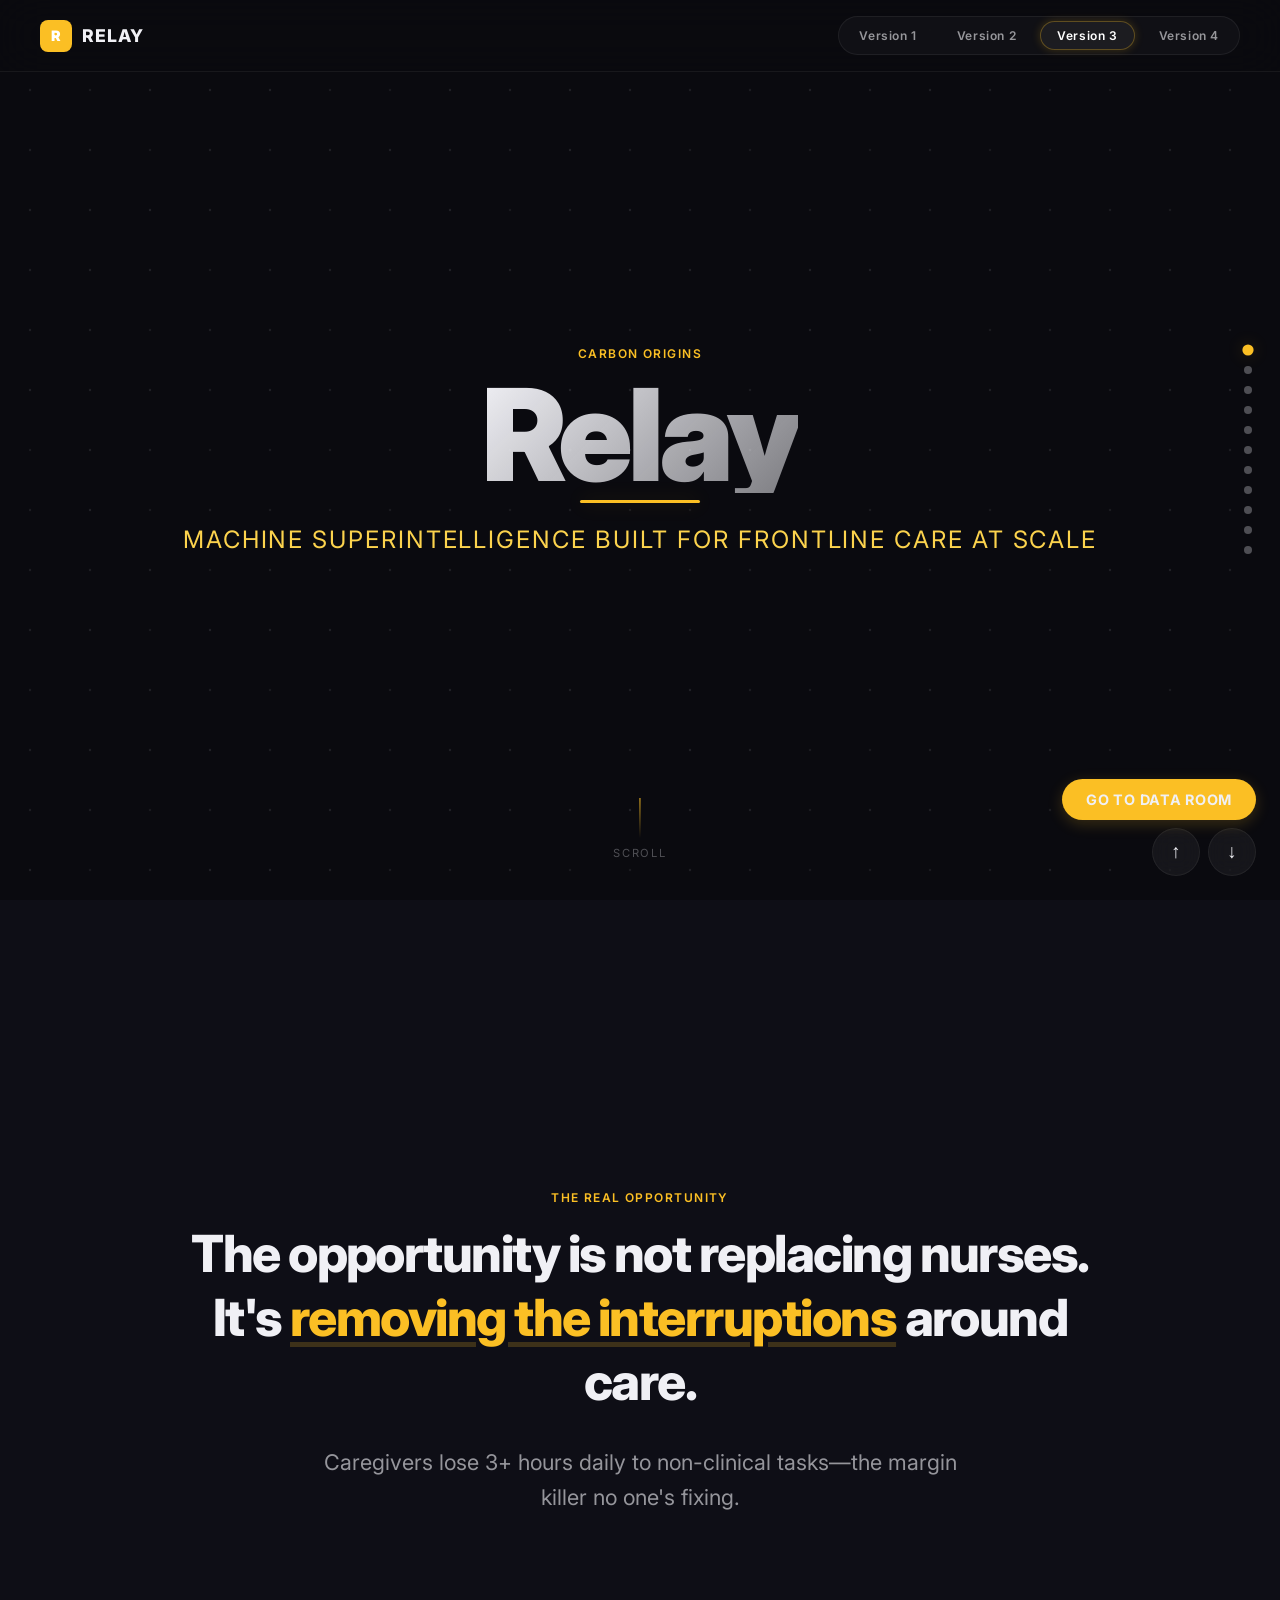
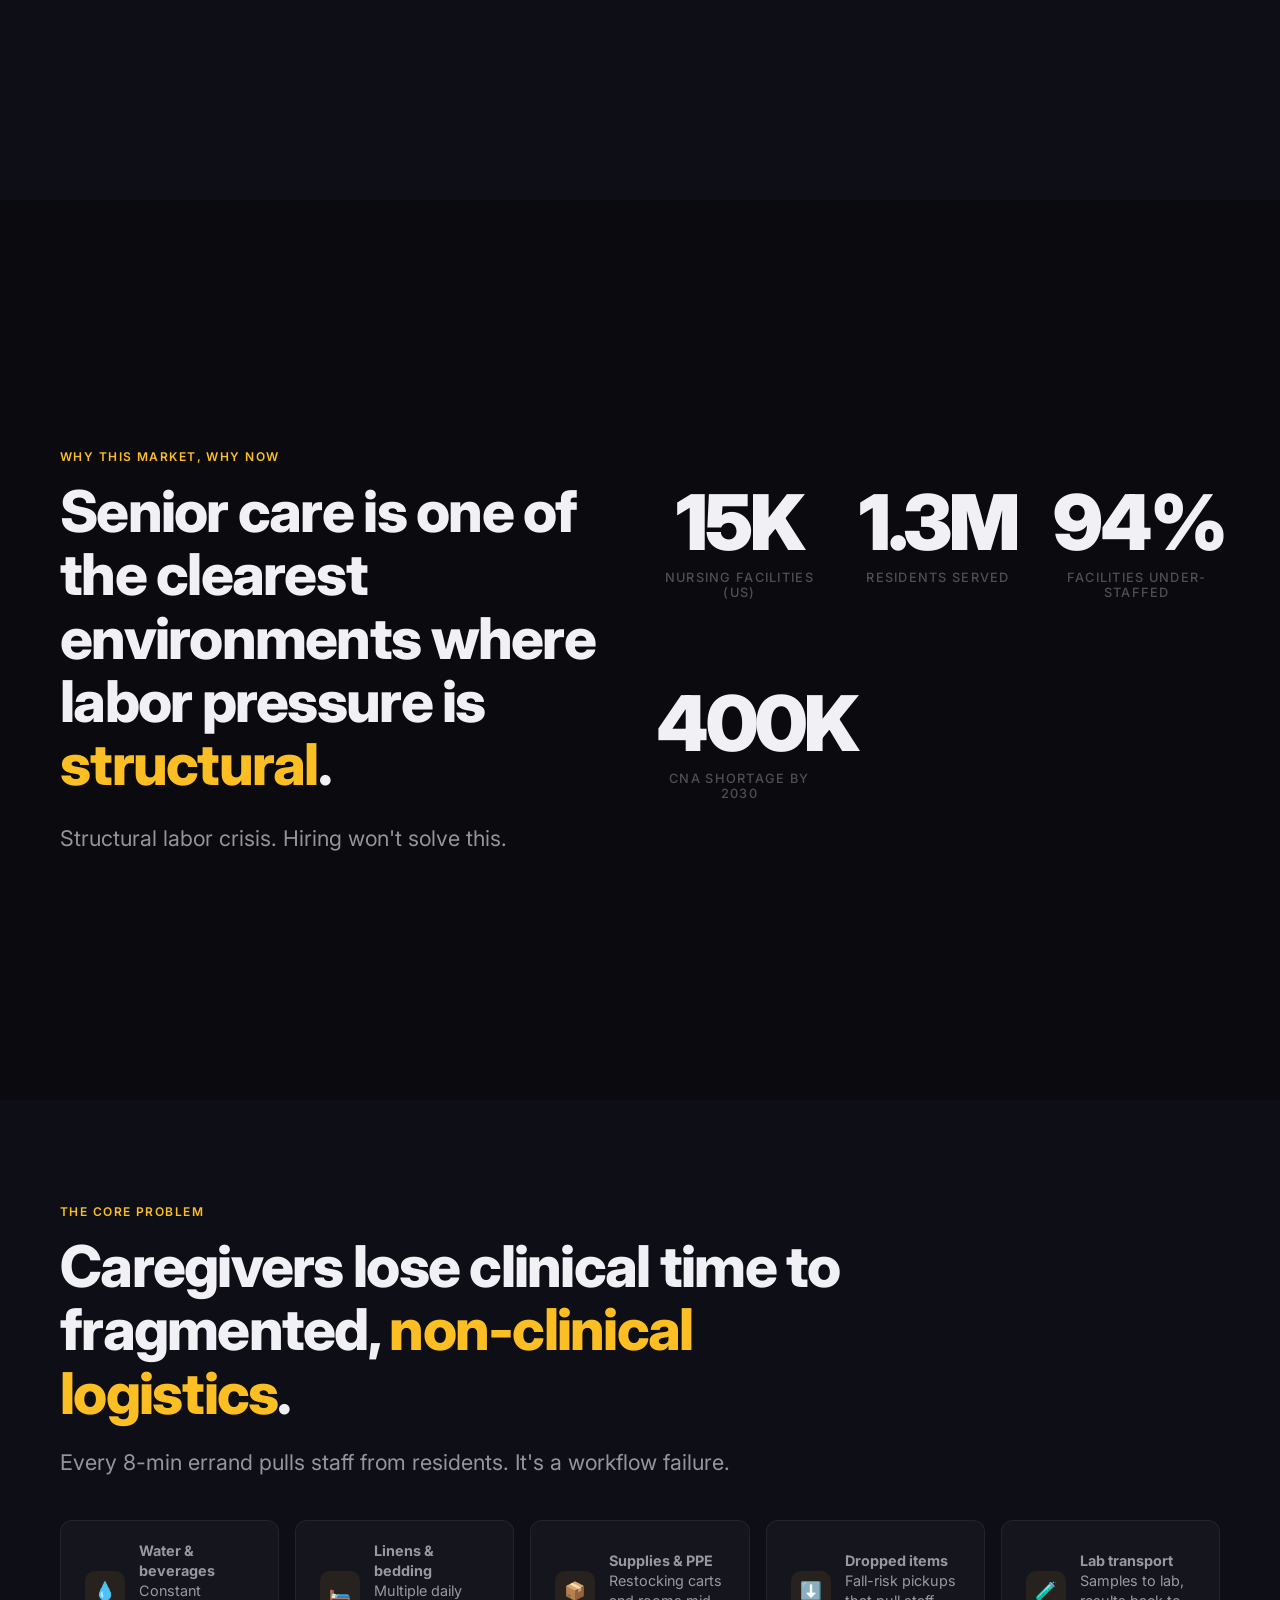
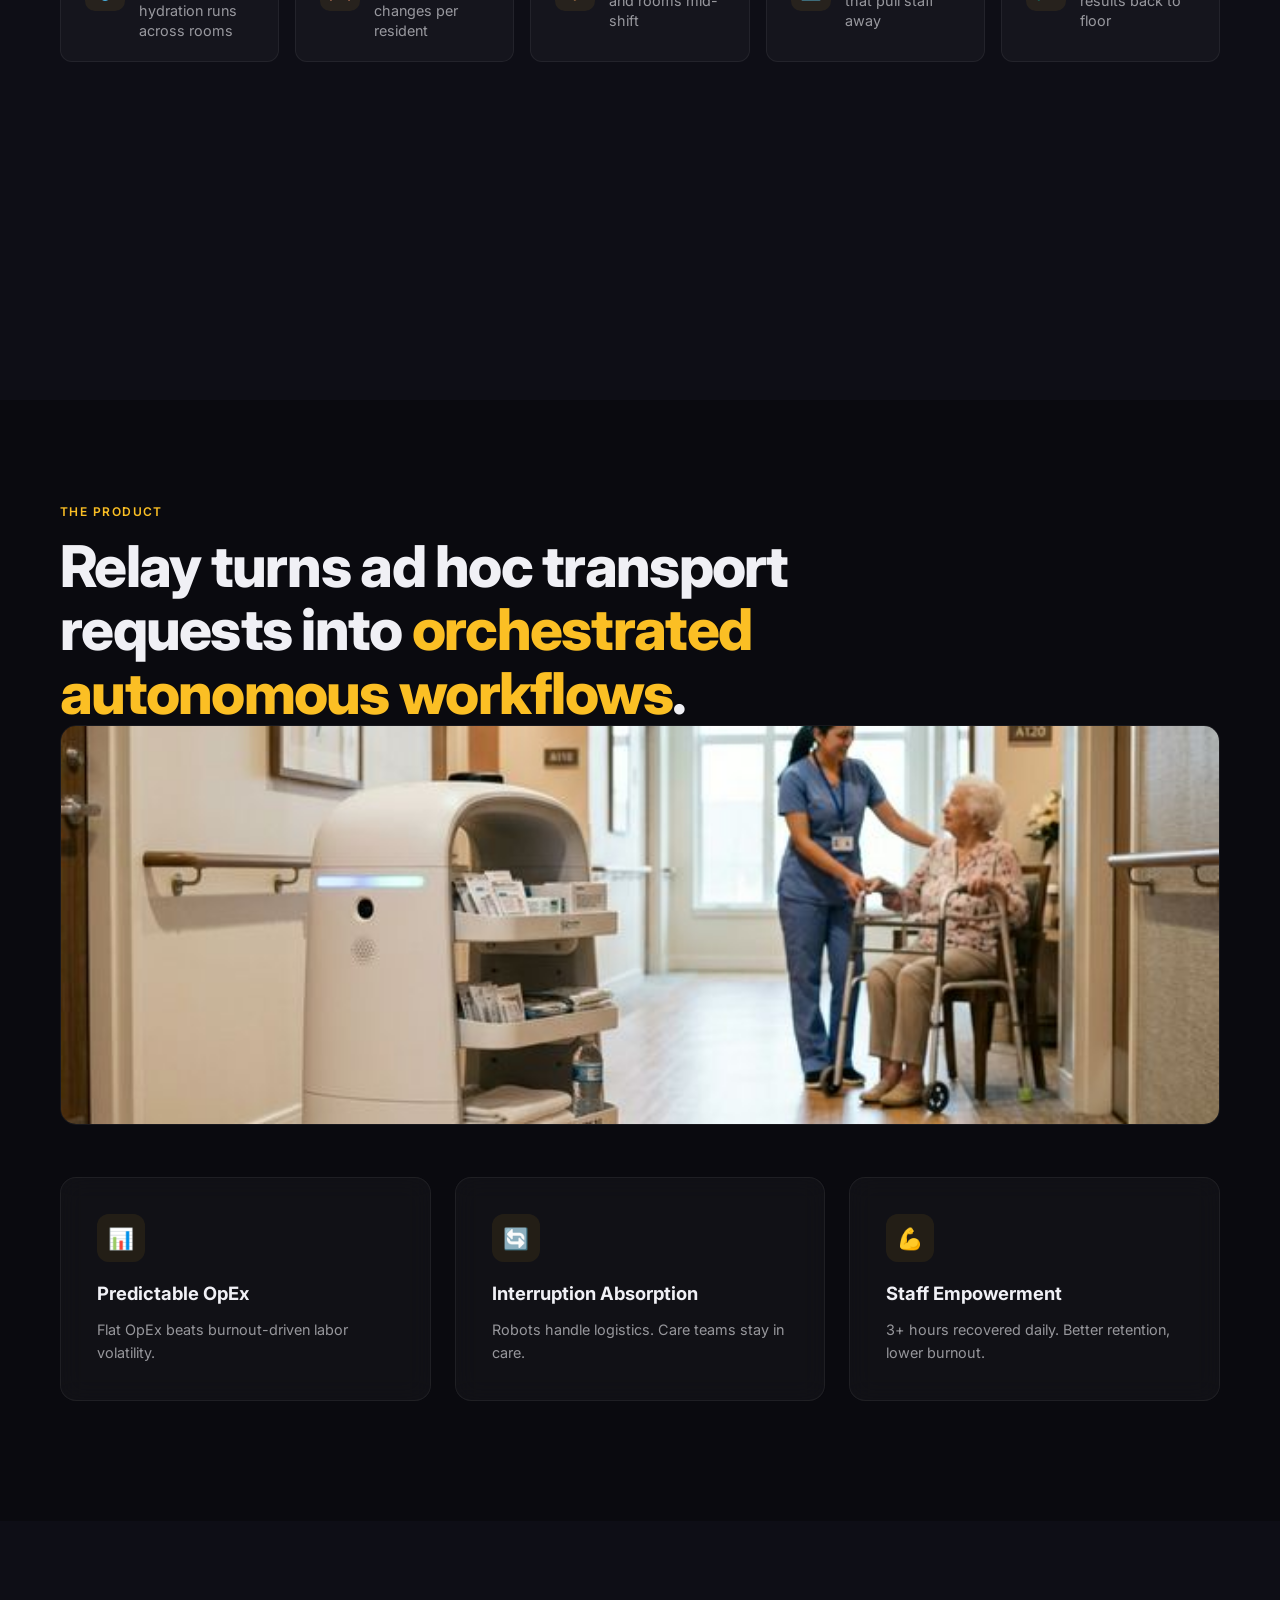
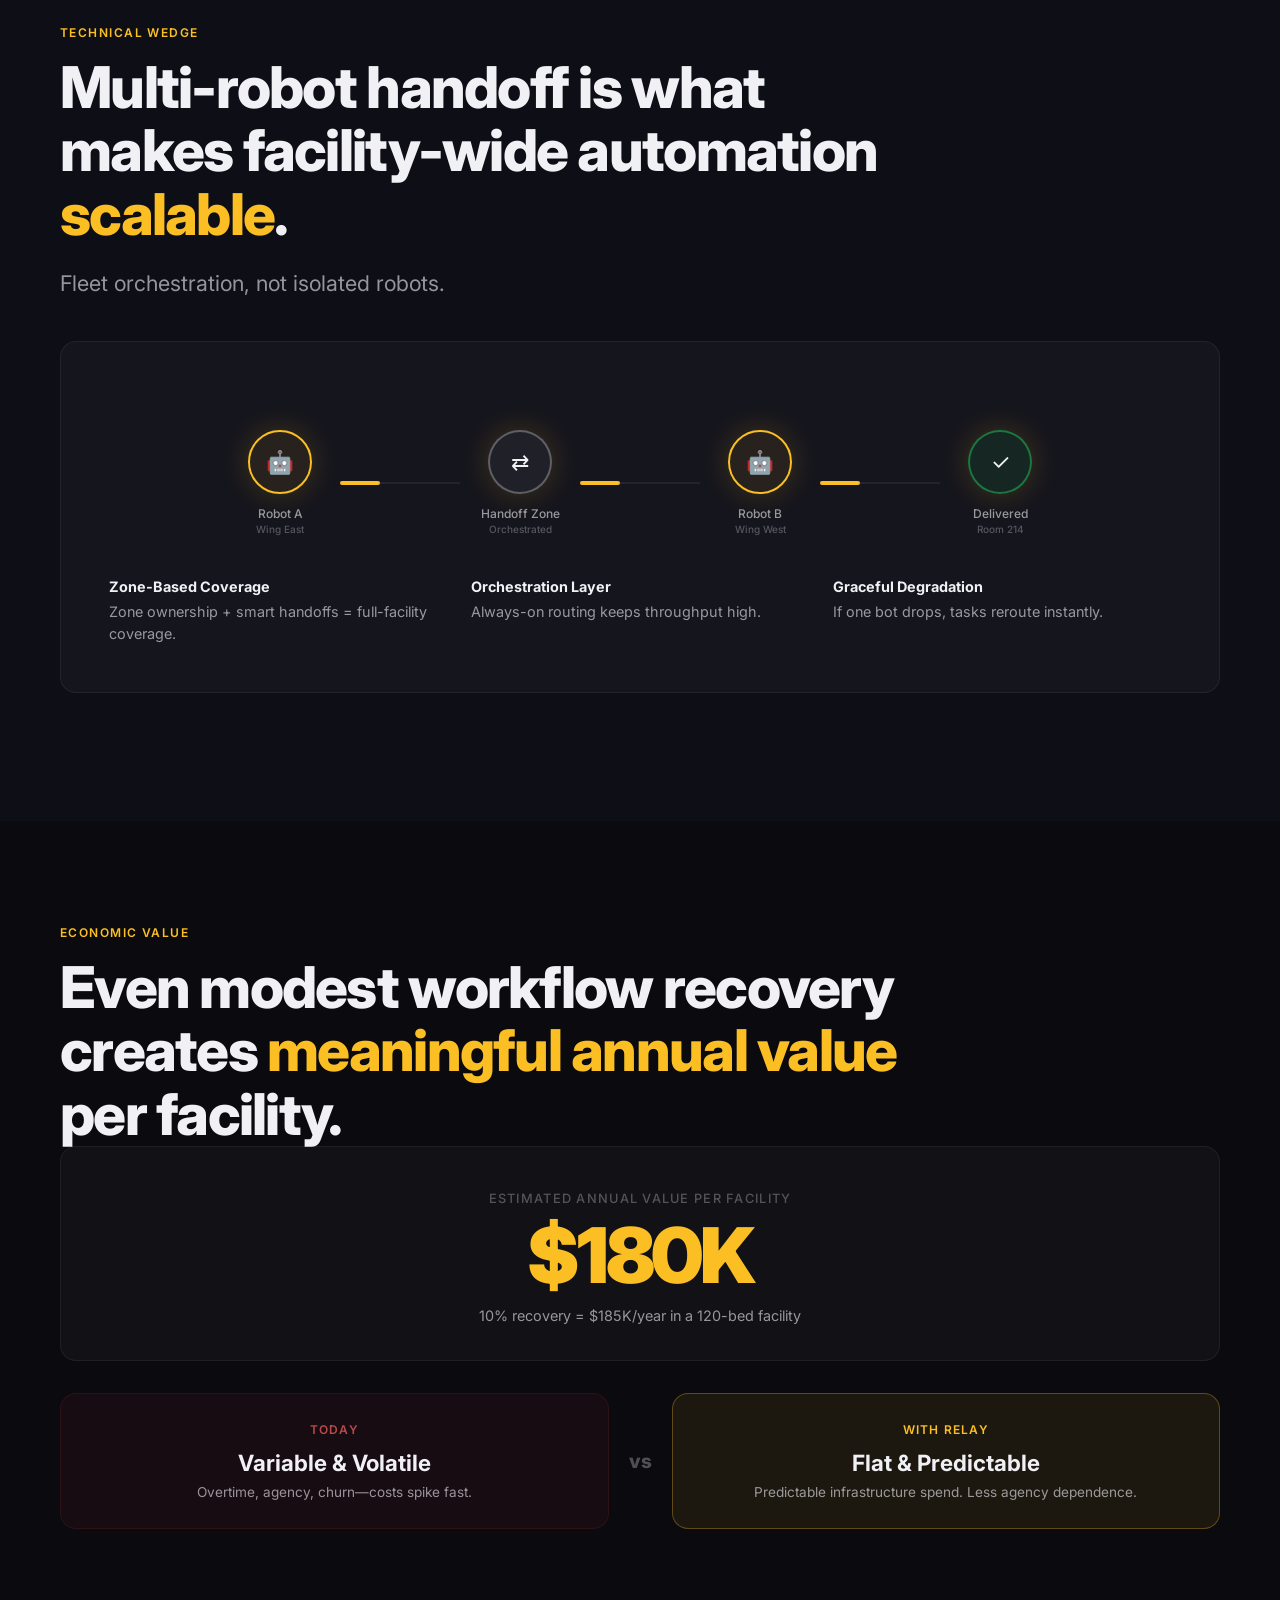
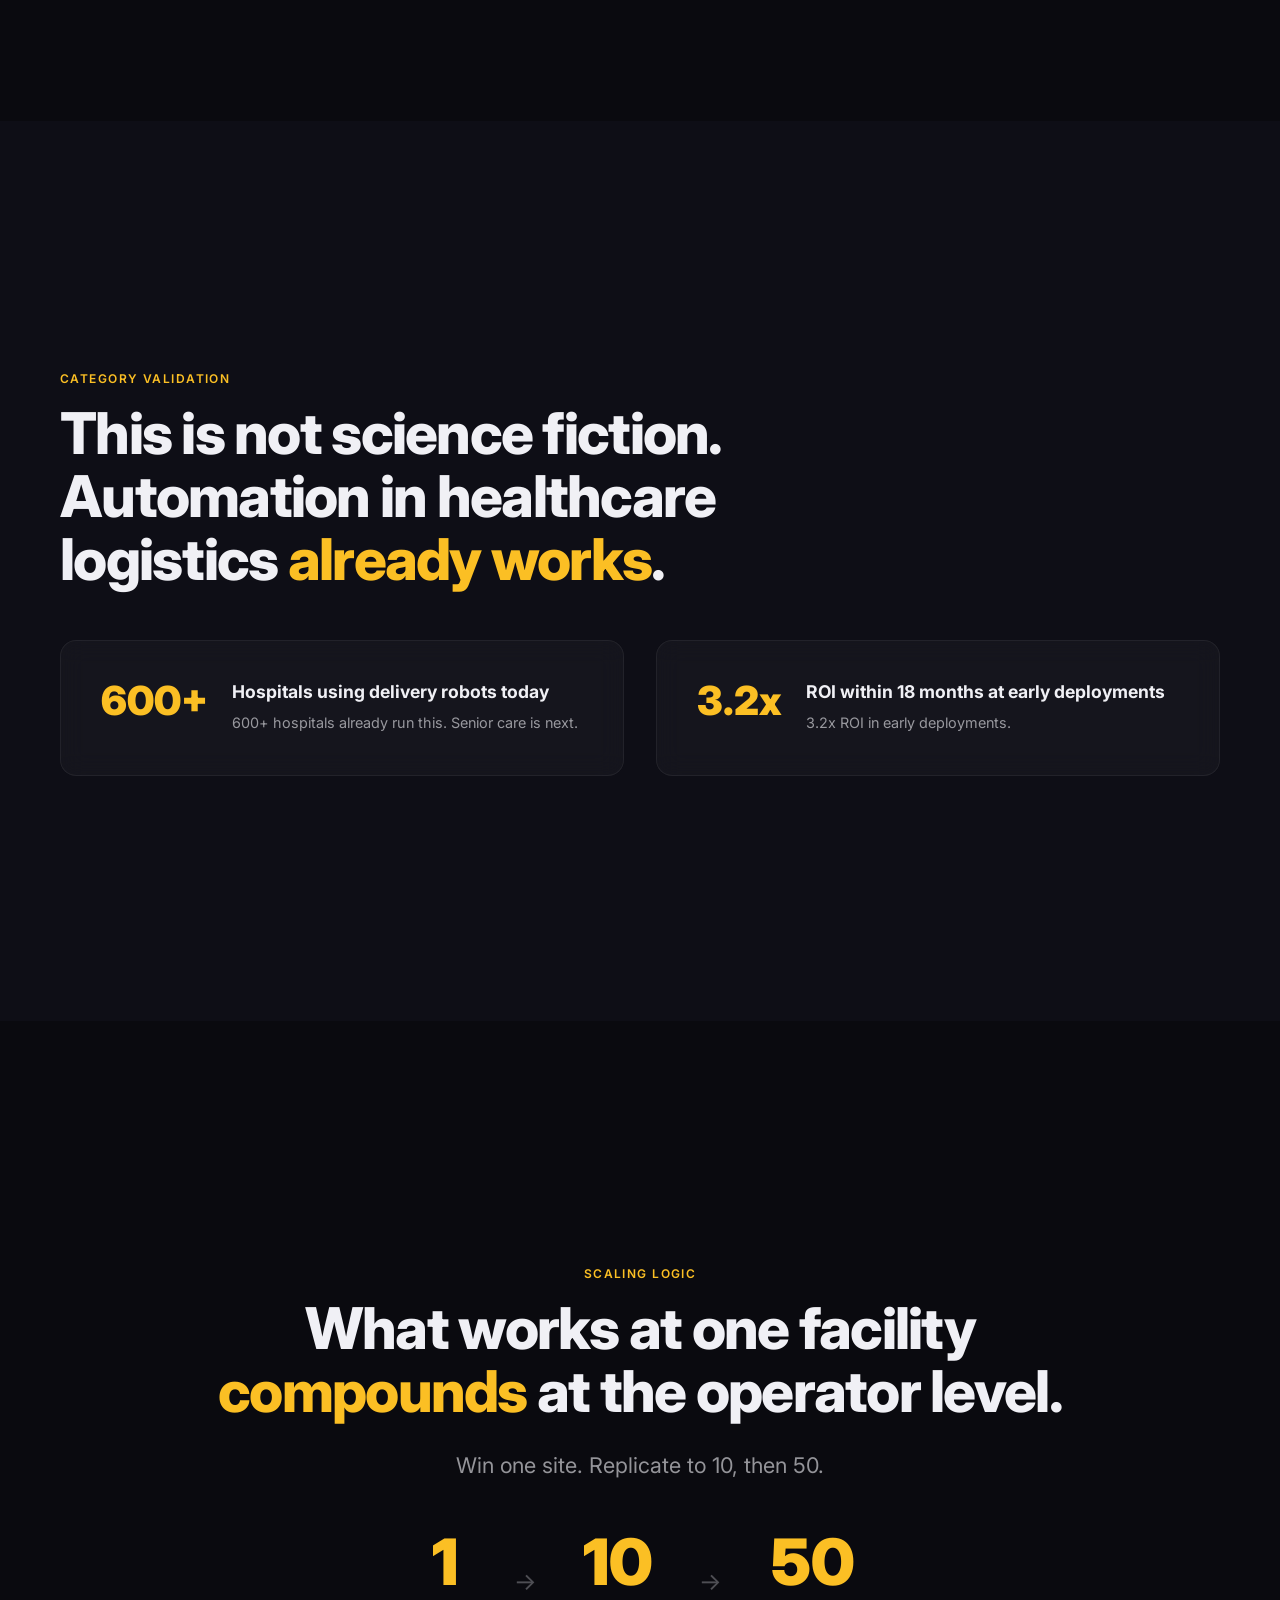
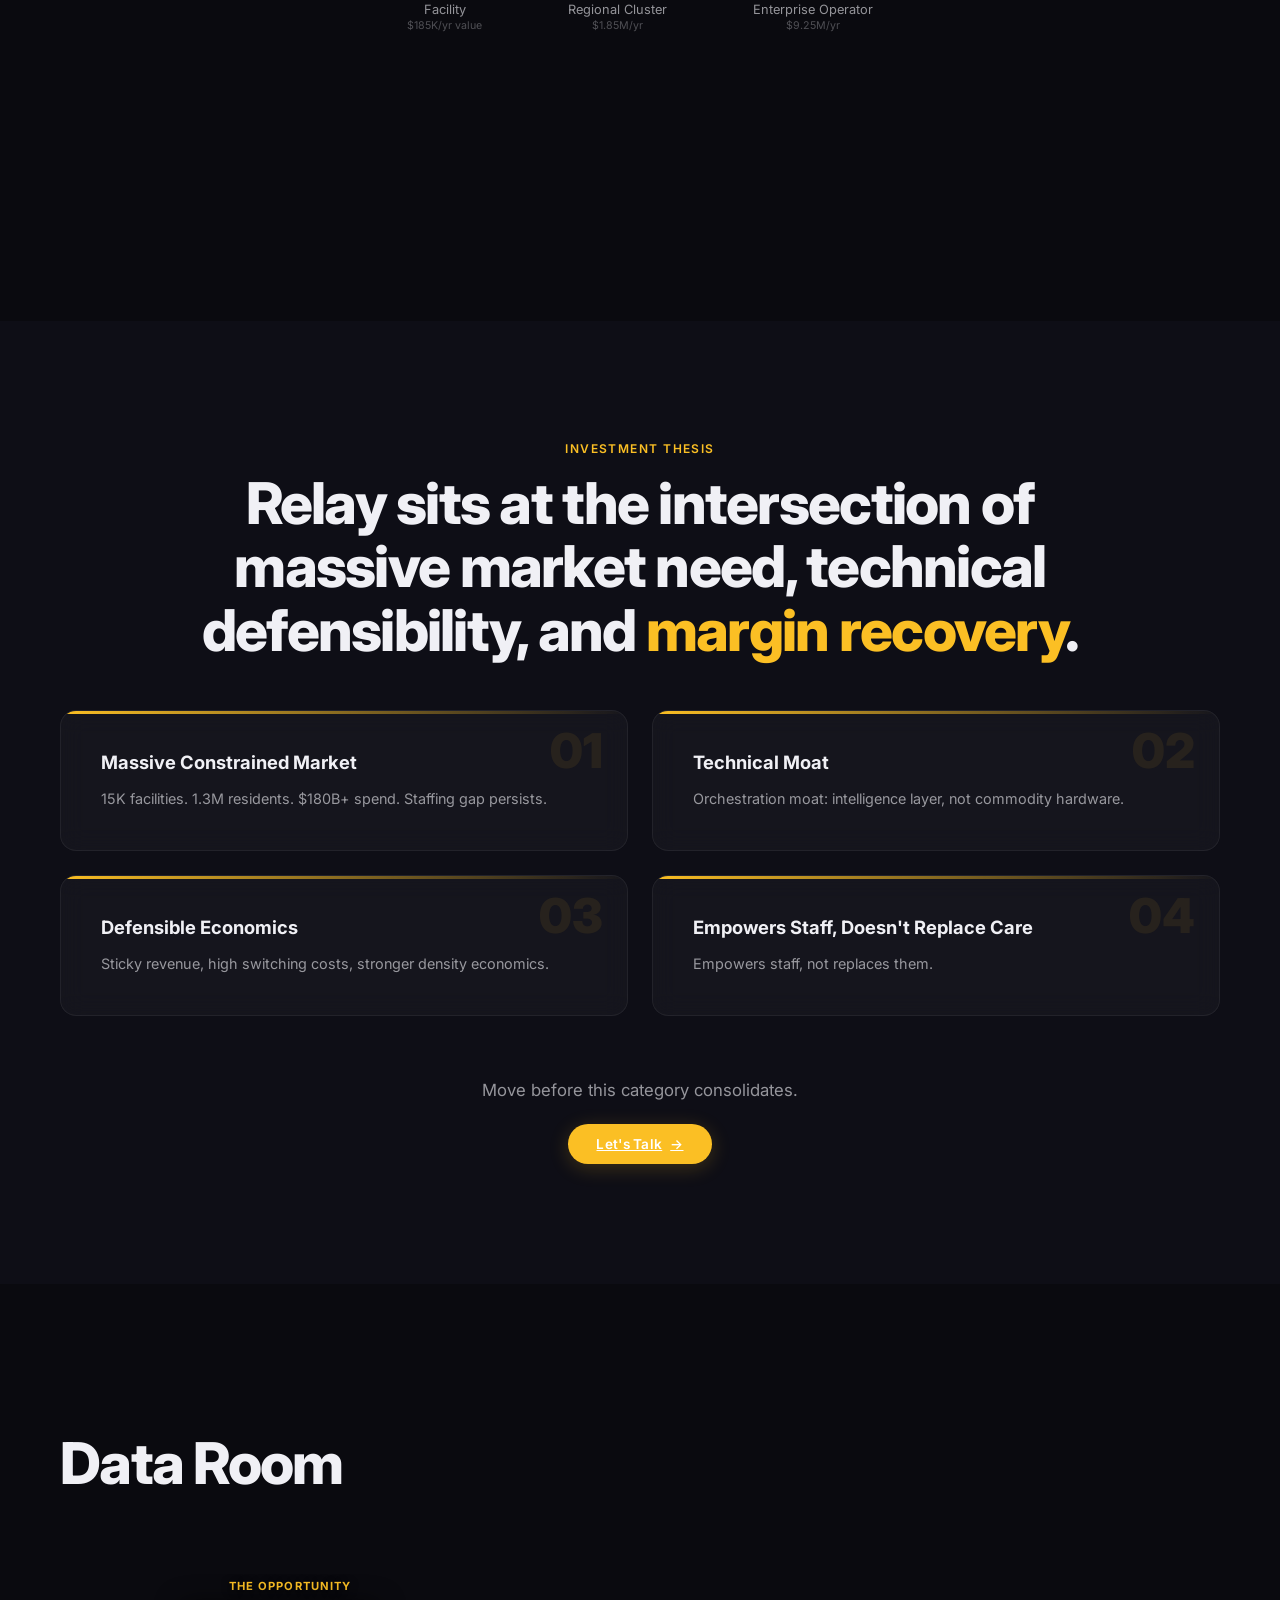
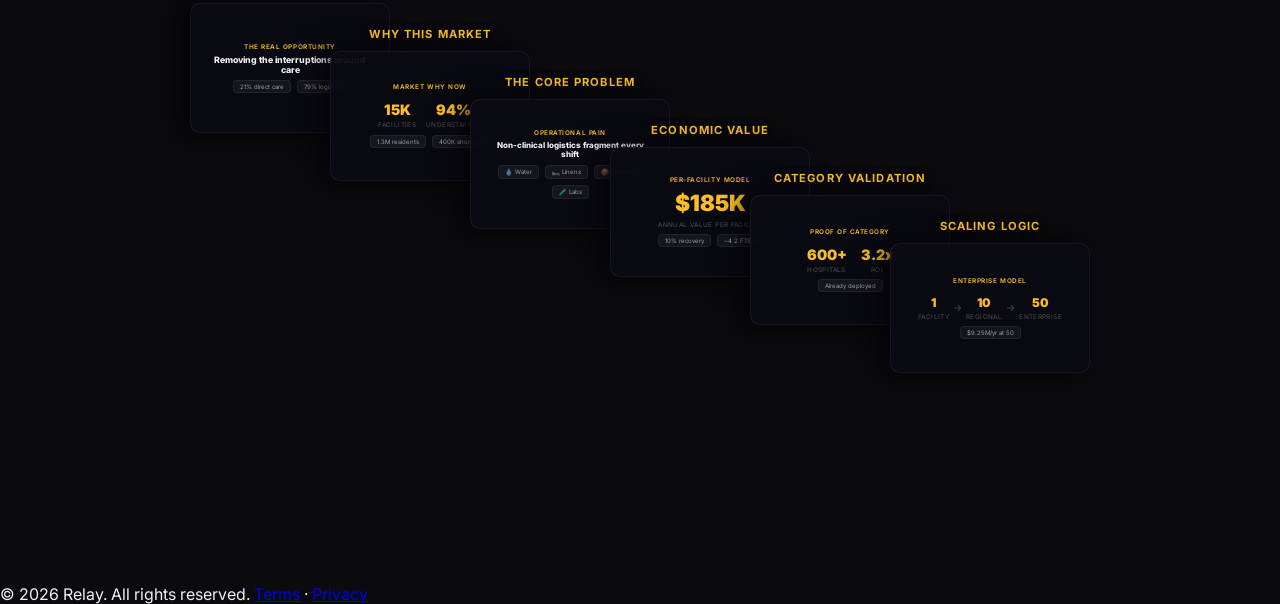
<file: v3.html>
<!DOCTYPE html>
<html lang="en">

<head>
  <meta charset="UTF-8">
  <meta name="viewport" content="width=device-width, initial-scale=1.0">
  <meta name="description"
    content="Relay – Agentic Care Orchestration. Recovering margin and capacity in senior care through multi-robot workflow automation.">
  <title>Relay – Investor Deck</title>
  <link rel="stylesheet" href="styles.css">
</head>

<body>

  <!-- ═══ NAVIGATION ═══ -->
  <nav class="nav" id="main-nav">
    <div class="nav-logo">
      <div class="logo-mark">R</div>
      Relay
    </div>
    <div class="version-switcher">
      <a href="index.html">Version 1</a>
      <a href="v2.html">Version 2</a>
      <a href="v3.html" class="active">Version 3</a>
      <a href="v4.html">Version 4</a>
    </div>
  </nav>

  <!-- ═══ DOT NAV ═══ -->
  <div class="dot-nav" id="dot-nav">
    <a href="#cover" data-label="Cover"></a>
    <a href="#narrative" data-label="Thesis"></a>
    <a href="#market" data-label="Market"></a>
    <a href="#pain" data-label="Problem"></a>
    <a href="#product" data-label="Product"></a>
    <a href="#technical" data-label="Tech"></a>
    <a href="#economics" data-label="Value"></a>
    <a href="#proof" data-label="Proof"></a>
    <a href="#scaling" data-label="Scale"></a>
    <a href="#thesis" data-label="Invest"></a>
    <a href="#dataroom" data-label="Data Room"></a>
  </div>

  <!-- ══════════════════════════════════════════
     S1 – COVER
     ══════════════════════════════════════════ -->
  <section id="cover">
    <canvas id="cover-canvas"></canvas>
    <div class="section-inner">
      <div class="label reveal">Carbon Origins</div>
      <h1 class="cover-title reveal reveal-delay-1">Relay</h1>
      <p class="cover-tagline reveal reveal-delay-2">Machine superintelligence built for frontline care at scale</p>
    </div>
    <div class="scroll-indicator">
      <div class="line"></div>
      Scroll
    </div>
  </section>

  <!-- ══════════════════════════════════════════
     S2 – NARRATIVE SHIFT
     ══════════════════════════════════════════ -->
  <section id="narrative">
    <div class="section-inner" style="text-align:center;">
      <div class="label reveal">The Real Opportunity</div>
      <h2 class="headline reveal reveal-delay-1">
        The opportunity is not replacing nurses.<br>
        It's <em class="narrative-em">removing the interruptions</em> around care.
      </h2>
      <p class="subheadline reveal reveal-delay-2" style="margin:32px auto 0;">
        Caregivers lose 3+ hours daily to non-clinical tasks—the margin killer no one's fixing.
      </p>



    </div>
  </section>

  <!-- ══════════════════════════════════════════
     S3 – WHY THIS MARKET, WHY NOW
     ══════════════════════════════════════════ -->
  <section id="market">
    <div class="section-inner">
      <div class="grid-2">
        <div>
          <div class="label reveal">Why This Market, Why Now</div>
          <h2 class="headline reveal reveal-delay-1">
            Senior care is one of the clearest environments where labor pressure is <span
              class="headline-accent">structural</span>.
          </h2>
          <p class="subheadline reveal reveal-delay-2" style="margin-top:24px;">
            Structural labor crisis. Hiring won't solve this.
          </p>

        </div>
        <div class="stat-row reveal reveal-delay-2">
          <div class="stat-item">
            <div class="big-number" data-count="15000">0</div>
            <div class="stat-label">Nursing Facilities (US)</div>
          </div>
          <div class="stat-item">
            <div class="big-number" data-count="1300000" data-suffix="">0</div>
            <div class="stat-label">Residents Served</div>
          </div>
          <div class="stat-item">
            <div class="big-number" data-count="94" data-suffix="%">0</div>
            <div class="stat-label">Facilities Under-Staffed</div>
          </div>
          <div class="stat-item">
            <div class="big-number" data-count="400000" data-prefix="">0</div>
            <div class="stat-label">CNA Shortage by 2030</div>
          </div>
        </div>
      </div>
    </div>
  </section>

  <!-- ══════════════════════════════════════════
     S4 – OPERATIONAL PAIN
     ══════════════════════════════════════════ -->
  <section id="pain">
    <div class="section-inner">
      <div class="label reveal">The Core Problem</div>
      <h2 class="headline reveal reveal-delay-1" style="max-width:800px;">
        Caregivers lose clinical time to fragmented, <span class="headline-accent">non-clinical logistics</span>.
      </h2>
      <p class="subheadline reveal reveal-delay-2" style="margin-top:20px;">
        Every 8-min errand pulls staff from residents. It's a workflow failure.
      </p>
      <div class="pain-flow reveal reveal-delay-3">
        <div class="pain-card">
          <div class="icon">💧</div>
          <span><strong>Water &amp; beverages</strong><br>Constant hydration runs across rooms</span>
        </div>
        <div class="pain-card">
          <div class="icon">🛏️</div>
          <span><strong>Linens &amp; bedding</strong><br>Multiple daily changes per resident</span>
        </div>
        <div class="pain-card">
          <div class="icon">📦</div>
          <span><strong>Supplies &amp; PPE</strong><br>Restocking carts and rooms mid-shift</span>
        </div>
        <div class="pain-card">
          <div class="icon">⬇️</div>
          <span><strong>Dropped items</strong><br>Fall-risk pickups that pull staff away</span>
        </div>
        <div class="pain-card">
          <div class="icon">🧪</div>
          <span><strong>Lab transport</strong><br>Samples to lab, results back to floor</span>
        </div>
      </div>


    </div>
  </section>

  <!-- ══════════════════════════════════════════
     S5 – THE PRODUCT
     ══════════════════════════════════════════ -->
  <section id="product">
    <div class="section-inner">
      <div class="label reveal">The Product</div>
      <h2 class="headline reveal reveal-delay-1" style="max-width:850px;">
        Relay turns ad hoc transport requests into <span class="headline-accent">orchestrated autonomous
          workflows</span>.
      </h2>
      <img src="relay-robot.png" alt="Relay autonomous delivery robot in a senior care facility"
        class="product-hero reveal reveal-delay-2">
      <div class="grid-3 reveal reveal-delay-3">
        <div class="glass-card">
          <div class="card-icon">📊</div>
          <h3>Predictable OpEx</h3>
          <p>Flat OpEx beats burnout-driven labor volatility.</p>
        </div>
        <div class="glass-card">
          <div class="card-icon">🔄</div>
          <h3>Interruption Absorption</h3>
          <p>Robots handle logistics. Care teams stay in care.</p>
        </div>
        <div class="glass-card">
          <div class="card-icon">💪</div>
          <h3>Staff Empowerment</h3>
          <p>3+ hours recovered daily. Better retention, lower burnout.</p>
        </div>
      </div>
    </div>
  </section>

  <!-- ══════════════════════════════════════════
     S6 – TECHNICAL WEDGE
     ══════════════════════════════════════════ -->
  <section id="technical">
    <div class="section-inner">
      <div class="label reveal">Technical Wedge</div>
      <h2 class="headline reveal reveal-delay-1" style="max-width:850px;">
        Multi-robot handoff is what makes facility-wide automation <span class="headline-accent">scalable</span>.
      </h2>
      <p class="subheadline reveal reveal-delay-2" style="margin-top:20px;">
        Fleet orchestration, not isolated robots.
      </p>
      <div class="tech-diagram reveal reveal-delay-3">
        <div class="tech-flow">
          <div class="tech-node">
            <div class="tech-node-circle">🤖</div>
            <div class="tech-node-label">Robot A<br><small style="color:var(--text-muted)">Wing East</small></div>
          </div>
          <div class="tech-path"></div>
          <div class="tech-node">
            <div class="tech-node-circle" style="background:var(--bg-glass-strong);border-color:var(--text-muted);">⇄
            </div>
            <div class="tech-node-label">Handoff Zone<br><small style="color:var(--text-muted)">Orchestrated</small>
            </div>
          </div>
          <div class="tech-path"></div>
          <div class="tech-node">
            <div class="tech-node-circle">🤖</div>
            <div class="tech-node-label">Robot B<br><small style="color:var(--text-muted)">Wing West</small></div>
          </div>
          <div class="tech-path"></div>
          <div class="tech-node">
            <div class="tech-node-circle" style="background:rgba(34,197,94,0.1);border-color:rgba(34,197,94,0.5);">✓
            </div>
            <div class="tech-node-label">Delivered<br><small style="color:var(--text-muted)">Room 214</small></div>
          </div>
        </div>
        <div class="tech-points">
          <div class="tech-point">
            <strong>Zone-Based Coverage</strong>
            Zone ownership + smart handoffs = full-facility coverage.
          </div>
          <div class="tech-point">
            <strong>Orchestration Layer</strong>
            Always-on routing keeps throughput high.
          </div>
          <div class="tech-point">
            <strong>Graceful Degradation</strong>
            If one bot drops, tasks reroute instantly.
          </div>
        </div>
      </div>
    </div>
  </section>

  <!-- ══════════════════════════════════════════
     S7 – ECONOMIC VALUE
     ══════════════════════════════════════════ -->
  <section id="economics">
    <div class="section-inner">
      <div class="label reveal">Economic Value</div>
      <h2 class="headline reveal reveal-delay-1" style="max-width:850px;">
        Even modest workflow recovery creates <span class="headline-accent">meaningful annual value</span> per facility.
      </h2>
      <div class="econ-hero-stat reveal reveal-delay-2">
        <div class="stat-label">Estimated Annual Value Per Facility</div>
        <div class="big-number" style="color:var(--accent);margin:12px 0;" data-count="185000" data-prefix="$">$0</div>
        <div style="color:var(--text-secondary);font-size:0.9rem;">10% recovery = $185K/year in a 120-bed facility</div>
      </div>
      <div class="econ-compare reveal reveal-delay-3">
        <div class="econ-col old">
          <div
            style="font-size:0.75rem;color:rgba(255,100,100,0.7);text-transform:uppercase;letter-spacing:0.1em;font-weight:600;margin-bottom:12px;">
            Today</div>
          <div style="font-size:1.4rem;font-weight:700;margin-bottom:8px;">Variable &amp; Volatile</div>
          <p style="font-size:0.85rem;color:var(--text-secondary);">Overtime, agency, churn—costs spike fast.</p>
        </div>
        <div class="econ-vs">vs</div>
        <div class="econ-col new">
          <div
            style="font-size:0.75rem;color:var(--accent);text-transform:uppercase;letter-spacing:0.1em;font-weight:600;margin-bottom:12px;">
            With Relay</div>
          <div style="font-size:1.4rem;font-weight:700;margin-bottom:8px;">Flat &amp; Predictable</div>
          <p style="font-size:0.85rem;color:var(--text-secondary);">Predictable infrastructure spend. Less agency dependence.</p>
        </div>
      </div>

    </div>
  </section>

  <!-- ══════════════════════════════════════════
     S8 – PROOF OF CATEGORY
     ══════════════════════════════════════════ -->
  <section id="proof">
    <div class="section-inner">
      <div class="label reveal">Category Validation</div>
      <h2 class="headline reveal reveal-delay-1" style="max-width:850px;">
        This is not science fiction. Automation in healthcare logistics <span class="headline-accent">already
          works</span>.
      </h2>
      <div class="proof-points grid-2 reveal reveal-delay-2">
        <div class="glass-card proof-card">
          <div class="proof-number">600+</div>
          <div class="proof-text">
            <h3>Hospitals using delivery robots today</h3>
            <p>600+ hospitals already run this. Senior care is next.</p>
          </div>
        </div>
        <div class="glass-card proof-card">
          <div class="proof-number">3.2x</div>
          <div class="proof-text">
            <h3>ROI within 18 months at early deployments</h3>
            <p>3.2x ROI in early deployments.</p>
          </div>
        </div>
      </div>

    </div>
  </section>

  <!-- ══════════════════════════════════════════
     S9 – SCALING LOGIC
     ══════════════════════════════════════════ -->
  <section id="scaling">
    <div class="section-inner" style="text-align:center;">
      <div class="label reveal">Scaling Logic</div>
      <h2 class="headline reveal reveal-delay-1" style="max-width:850px;margin:0 auto;">
        What works at one facility <span class="headline-accent">compounds</span> at the operator level.
      </h2>
      <p class="subheadline reveal reveal-delay-2" style="margin:24px auto 0;">
        Win one site. Replicate to 10, then 50.
      </p>
      <div class="scale-visual reveal reveal-delay-3">
        <div class="scale-step">
          <div class="scale-number">1</div>
          <div class="scale-label">Facility<br><small style="color:var(--text-muted)">$185K/yr value</small></div>
        </div>
        <div class="scale-arrow">→</div>
        <div class="scale-step">
          <div class="scale-number">10</div>
          <div class="scale-label">Regional Cluster<br><small style="color:var(--text-muted)">$1.85M/yr</small></div>
        </div>
        <div class="scale-arrow">→</div>
        <div class="scale-step">
          <div class="scale-number">50</div>
          <div class="scale-label">Enterprise Operator<br><small style="color:var(--text-muted)">$9.25M/yr</small></div>
        </div>
      </div>

    </div>
  </section>

  <!-- ══════════════════════════════════════════
     S10 – INVESTMENT THESIS / CLOSE
     ══════════════════════════════════════════ -->
  <section id="thesis">
    <div class="section-inner">
      <div class="label reveal" style="text-align:center;display:block;">Investment Thesis</div>
      <h2 class="headline reveal reveal-delay-1" style="text-align:center;max-width:900px;margin:0 auto;">
        Relay sits at the intersection of massive market need, technical defensibility, and <span
          class="headline-accent">margin recovery</span>.
      </h2>
      <div class="thesis-grid grid-2x2 reveal reveal-delay-2">
        <div class="glass-card thesis-card">
          <div class="number">01</div>
          <h3>Massive Constrained Market</h3>
          <p>15K facilities. 1.3M residents. $180B+ spend. Staffing gap persists.</p>
        </div>
        <div class="glass-card thesis-card">
          <div class="number">02</div>
          <h3>Technical Moat</h3>
          <p>Orchestration moat: intelligence layer, not commodity hardware.</p>
        </div>
        <div class="glass-card thesis-card">
          <div class="number">03</div>
          <h3>Defensible Economics</h3>
          <p>Sticky revenue, high switching costs, stronger density economics.</p>
        </div>
        <div class="glass-card thesis-card">
          <div class="number">04</div>
          <h3>Empowers Staff, Doesn't Replace Care</h3>
          <p>Empowers staff, not replaces them.</p>
        </div>
      </div>
      <div class="thesis-cta reveal reveal-delay-3">
        <p>Move before this category consolidates.</p>
        <a href="mailto:invest@carbonorigins.com" class="btn btn-primary btn-arrow">Let's Talk</a>
      </div>
    </div>
  </section>

  <!-- ══════════════════════════════════════════
     S11 – DATA ROOM (God's Eye View)
     ══════════════════════════════════════════ -->
  <section id="dataroom">
    <style>
      .dr-grid {
        display: flex;
        flex-direction: row;
        flex-wrap: nowrap;
        align-items: center;
        justify-content: center;
        margin-top: 140px;
        width: 100%;
        padding-bottom: 120px;
        min-height: 400px;
      }
      .dr-slide-wrap {
        display: flex;
        flex-direction: column;
        align-items: center;
        gap: 10px;
        flex-shrink: 0;
        position: relative;
        transition: transform 0.4s var(--ease), z-index 0s;
      }
      .dr-slide-wrap:nth-child(1) { z-index: 1; transform: translateY(-120px) !important; }
      .dr-slide-wrap:nth-child(2) { z-index: 2; transform: translateY(-72px) !important; margin-left: -60px; }
      .dr-slide-wrap:nth-child(3) { z-index: 3; transform: translateY(-24px) !important; margin-left: -60px; }
      .dr-slide-wrap:nth-child(4) { z-index: 4; transform: translateY(24px) !important; margin-left: -60px; }
      .dr-slide-wrap:nth-child(5) { z-index: 5; transform: translateY(72px) !important; margin-left: -60px; }
      .dr-slide-wrap:nth-child(6) { z-index: 6; transform: translateY(120px) !important; margin-left: -60px; }
      .dr-slide-wrap:hover { z-index: 20 !important; }
      .dr-slide-wrap:hover .dr-slide {
        transform: translateY(-20px) translateX(-10px);
        box-shadow: 0 16px 40px rgba(0,0,0,0.8), 0 0 20px var(--accent-glow);
        border-color: var(--accent);
      }
      .dr-slide-wrap:hover .dr-slide-overlay { opacity: 1; }
      .dr-slide-title {
        font-size: 0.7rem;
        font-weight: 700;
        text-transform: uppercase;
        letter-spacing: 0.1em;
        color: var(--accent);
        text-align: center;
        text-shadow: 0 2px 8px rgba(0,0,0,0.8);
      }
      .dr-slide {
        width: 200px;
        height: 130px;
        background: rgba(10, 10, 18, 0.95);
        border: 1px solid var(--border);
        border-radius: 10px;
        cursor: pointer;
        transition: all 0.4s var(--ease);
        overflow: hidden;
        padding: 14px;
        display: flex;
        flex-direction: column;
        justify-content: center;
        align-items: center;
        position: relative;
        box-shadow: -10px 0 25px rgba(0,0,0,0.6);
      }
      .dr-slide-overlay {
        position: absolute;
        inset: 0;
        background: rgba(10,10,15,0.7);
        display: flex;
        align-items: center;
        justify-content: center;
        opacity: 0;
        transition: opacity 0.3s;
        border-radius: 10px;
        font-size: 0.8rem;
        font-weight: 600;
        color: var(--accent);
        letter-spacing: 0.05em;
      }
      /* Mini slide content styling */
      .dr-mini-label { font-size: 0.4rem; color: var(--accent); text-transform: uppercase; letter-spacing: 0.08em; font-weight: 600; margin-bottom: 4px; }
      .dr-mini-headline { font-size: 0.55rem; font-weight: 800; color: var(--text-primary); line-height: 1.2; text-align: center; max-width: 160px; }
      .dr-mini-stat { font-size: 1.4rem; font-weight: 900; color: var(--text-primary); line-height: 1; }
      .dr-mini-stat-sm { font-size: 0.4rem; color: var(--text-muted); text-transform: uppercase; letter-spacing: 0.06em; margin-top: 3px; }
      .dr-mini-row { display: flex; gap: 6px; align-items: center; margin-top: 4px; }
      .dr-mini-pill { background: var(--bg-glass-strong); border: 1px solid var(--border); border-radius: 4px; padding: 2px 6px; font-size: 0.38rem; color: var(--text-secondary); }
      .dr-mini-num { font-size: 0.9rem; font-weight: 900; color: var(--accent); }
      @media (max-width: 900px) {
        .dr-grid { 
          flex-direction: column;
          margin-top: 20px;
        }
        .dr-slide-wrap:nth-of-type(n) {
          transform: translateY(0);
          margin-left: 0;
          margin-bottom: -40px;
        }
      }
    </style>
    <div class="section-inner">
      <h2 class="headline reveal">Data Room</h2>

      <div class="dr-grid reveal reveal-delay-3">
        <!-- ── ROW 1: Slides 1 → 2 → 3 ── -->
        <div class="dr-slide-wrap">
          <div class="dr-slide-title">The Opportunity</div>
          <div class="dr-slide" onclick="openModal('narrative-modal')">
            <div class="dr-mini-label">The Real Opportunity</div>
            <div class="dr-mini-headline">Removing the interruptions around care</div>
            <div class="dr-mini-row">
              <div class="dr-mini-pill">21% direct care</div>
              <div class="dr-mini-pill">79% logistics</div>
            </div>
            <div class="dr-slide-overlay">Click to explore →</div>
          </div>
        </div>

        <div class="dr-slide-wrap">
          <div class="dr-slide-title">Why This Market</div>
          <div class="dr-slide" onclick="openModal('market-modal')">
            <div class="dr-mini-label">Market Why Now</div>
            <div style="display:flex; gap:10px; margin-top:6px;">
              <div style="text-align:center;"><div class="dr-mini-num">15K</div><div class="dr-mini-stat-sm">facilities</div></div>
              <div style="text-align:center;"><div class="dr-mini-num">94%</div><div class="dr-mini-stat-sm">understaffed</div></div>
            </div>
            <div class="dr-mini-row" style="margin-top:6px;">
              <div class="dr-mini-pill">1.3M residents</div>
              <div class="dr-mini-pill">400K shortage</div>
            </div>
            <div class="dr-slide-overlay">Click to explore →</div>
          </div>
        </div>

        <div class="dr-slide-wrap">
          <div class="dr-slide-title">The Core Problem</div>
          <div class="dr-slide" onclick="openModal('pain-modal')">
            <div class="dr-mini-label">Operational Pain</div>
            <div class="dr-mini-headline" style="font-size:0.5rem;">Non-clinical logistics fragment every shift</div>
            <div class="dr-mini-row" style="flex-wrap:wrap; justify-content:center; margin-top:5px;">
              <div class="dr-mini-pill">💧 Water</div>
              <div class="dr-mini-pill">🛏️ Linens</div>
              <div class="dr-mini-pill">📦 Supplies</div>
              <div class="dr-mini-pill">🧪 Labs</div>
            </div>
            <div class="dr-slide-overlay">Click to explore →</div>
          </div>
        </div>

        <!-- ── Slide 4 ── -->
        <div class="dr-slide-wrap">
          <div class="dr-slide-title">Economic Value</div>
          <div class="dr-slide" onclick="openModal('econ-modal')">
            <div class="dr-mini-label">Per-Facility Model</div>
            <div class="dr-mini-stat" style="color:var(--accent); margin:4px 0;">$185K</div>
            <div class="dr-mini-stat-sm">annual value per facility</div>
            <div class="dr-mini-row" style="margin-top:5px;">
              <div class="dr-mini-pill">10% recovery</div>
              <div class="dr-mini-pill">~4.2 FTEs</div>
            </div>
            <div class="dr-slide-overlay">Click to explore →</div>
          </div>
        </div>

        <!-- ── Slide 5 ── -->
        <div class="dr-slide-wrap">
          <div class="dr-slide-title">Category Validation</div>
          <div class="dr-slide" onclick="openModal('proof-modal')">
            <div class="dr-mini-label">Proof of Category</div>
            <div style="display:flex; gap:14px; margin-top:6px;">
              <div style="text-align:center;"><div class="dr-mini-num">600+</div><div class="dr-mini-stat-sm">hospitals</div></div>
              <div style="text-align:center;"><div class="dr-mini-num">3.2x</div><div class="dr-mini-stat-sm">ROI</div></div>
            </div>
            <div class="dr-mini-row" style="margin-top:5px;">
              <div class="dr-mini-pill">Already deployed</div>
            </div>
            <div class="dr-slide-overlay">Click to explore →</div>
          </div>
        </div>

        <!-- ── Slide 6 ── -->
        <div class="dr-slide-wrap">
          <div class="dr-slide-title">Scaling Logic</div>
          <div class="dr-slide" onclick="openModal('scale-modal')">
            <div class="dr-mini-label">Enterprise Model</div>
            <div style="display:flex; gap:4px; align-items:center; margin-top:6px;">
              <div style="text-align:center;"><div class="dr-mini-num" style="font-size:0.75rem;">1</div><div class="dr-mini-stat-sm">facility</div></div>
              <span style="color:var(--text-muted); font-size:0.6rem;">→</span>
              <div style="text-align:center;"><div class="dr-mini-num" style="font-size:0.75rem;">10</div><div class="dr-mini-stat-sm">regional</div></div>
              <span style="color:var(--text-muted); font-size:0.6rem;">→</span>
              <div style="text-align:center;"><div class="dr-mini-num" style="font-size:0.75rem;">50</div><div class="dr-mini-stat-sm">enterprise</div></div>
            </div>
            <div class="dr-mini-row" style="margin-top:5px;">
              <div class="dr-mini-pill">$9.25M/yr at 50</div>
            </div>
            <div class="dr-slide-overlay">Click to explore →</div>
          </div>
        </div>
      </div>
    </div>
  </section>

  <!-- ═══ FOOTER ═══ -->
  <footer>
    <p>&copy; 2026 Relay. All rights reserved. <a href="#">Terms</a> &middot; <a href="#">Privacy</a></p>
  </footer>

  <button class="scroll-arrow-btn" id="scroll-up" onclick="scrollV('up')" aria-label="Scroll Up">↑</button>
  <button class="scroll-arrow-btn" id="scroll-down" onclick="scrollV('down')" aria-label="Scroll Down">↓</button>
  <a href="#dataroom" class="data-room-fab" id="dataRoomFab">Go to Data Room</a>

  <!-- ═══ MODALS ═══ -->
  <div class="modal-overlay" id="narrative-modal">
    <div class="modal-content">
      <button class="modal-close" onclick="closeModal('narrative-modal')">✕</button>
      <h2>Data Points for the Data Room</h2>
      <p style="color:var(--text-secondary);margin-bottom:24px;">The foundational logic separating direct care from fragmented logistics.</p>
      <ul class="expander-list" style="margin-bottom: 32px;">
        <li><strong>The "21% Rule" (Direct Care Baseline):</strong> In current senior care and hospital settings, nurses spend only an estimated 21% of their time on direct patient care. The remaining ~79% is consumed by fragmented administrative and non-clinical logistics.</li>
        <li><strong>Facility-Level Payroll Exposure:</strong> An average 106-bed nursing home carries roughly 247 CNA hours per day. At current median wages, this represents $1.6M to $1.65M in annual CNA payroll-equivalent labor per facility—this is the total pool of labor currently subjected to "fragmentation".</li>
        <li><strong>The Global Nursing Shortage Scoping:</strong> The International Council of Nurses has declared the nursing shortage a "global health emergency," with 13 million to 30.6 million jobs needing replacement.</li>
        <li><strong>The Automation Target:</strong> Research specifically validates that 30% of administrative and support tasks for nurses can be automated or reassigned to robotic systems.</li>
      </ul>
      <div style="margin-top: 32px; padding-top: 20px; border-top: 1px solid var(--border-accent);">
        <strong style="font-size: 0.75rem; color: var(--text-muted); text-transform: uppercase; letter-spacing: 0.05em; display: block; margin-bottom: 12px;">Sources for Due Diligence:</strong>
        <ul style="list-style: none; padding: 0; margin: 0; font-size: 0.85rem; display: flex; flex-direction: column; gap: 10px;">
          <li><a href="https://www.bls.gov/oes/current/oes311014.htm" target="_blank" style="color: var(--accent); text-decoration: none; display: flex; align-items: flex-start; gap: 6px; line-height: 1.4;">
            <svg width="14" height="14" fill="none" stroke="currentColor" viewBox="0 0 24 24" style="flex-shrink: 0; margin-top: 2px;"><path stroke-linecap="round" stroke-linejoin="round" stroke-width="2" d="M10 6H6a2 2 0 00-2 2v10a2 2 0 002 2h10a2 2 0 002-2v-4M14 4h6m0 0v6m0-6L10 14"></path></svg>
            U.S. Bureau of Labor Statistics: Nursing Assistants Wage & Employment Data
          </a></li>
          <li><a href="https://www.ajc.com/pulse/estimated-30-of-administrative-nurse-tasks-can-be-done-by-ai-enabled-robots/" target="_blank" style="color: var(--accent); text-decoration: none; display: flex; align-items: flex-start; gap: 6px; line-height: 1.4;">
            <svg width="14" height="14" fill="none" stroke="currentColor" viewBox="0 0 24 24" style="flex-shrink: 0; margin-top: 2px;"><path stroke-linecap="round" stroke-linejoin="round" stroke-width="2" d="M10 6H6a2 2 0 00-2 2v10a2 2 0 002 2h10a2 2 0 002-2v-4M14 4h6m0 0v6m0-6L10 14"></path></svg>
            Research: 30% of Administrative Nurse Tasks Automatable
          </a></li>
          <li><a href="https://www.nursingworld.org/practice-policy/nursing-excellence/official-position-statements/" target="_blank" style="color: var(--accent); text-decoration: none; display: flex; align-items: flex-start; gap: 6px; line-height: 1.4;">
            <svg width="14" height="14" fill="none" stroke="currentColor" viewBox="0 0 24 24" style="flex-shrink: 0; margin-top: 2px;"><path stroke-linecap="round" stroke-linejoin="round" stroke-width="2" d="M10 6H6a2 2 0 00-2 2v10a2 2 0 002 2h10a2 2 0 002-2v-4M14 4h6m0 0v6m0-6L10 14"></path></svg>
            American Nurses Association: Official Position Statements
          </a></li>
        </ul>
      </div>
    </div>
  </div>

  <div class="modal-overlay" id="pain-modal">
    <div class="modal-content">
      <button class="modal-close" onclick="closeModal('pain-modal')">✕</button>
      <h2>Missing Data Points for the Data Room</h2>
      <p style="color:var(--text-secondary);margin-bottom:24px;">Quantifying the impact of operational interruptions.</p>
      <ul class="expander-list">
        <li><strong>Errand Fatigue (The 4-Mile Baseline):</strong> Care staff spend a significant portion of their shift purely on "fetching and carrying" tasks (medications, linens, waste), walking at least 4 miles per day purely for these logistical errands.</li>
        <li><strong>Proven Interruption Reduction:</strong> Real-world deployments of delivery robots in clinical settings have already demonstrated a 30% drop in nurse interruptions, significantly improving focus on residents.</li>
        <li><strong>Specific Throughput Gains:</strong> Pilot data shows that automating the "fetch and carry" of the items on your slide (water, linens, supplies) can recover approximately 3.5 hours of staff time per day.</li>
        <li><strong>The Fall-Risk Safety Loophole:</strong> Manual updates of "Fall Risk" signage often lag behind Electronic Health Record (EHR) changes. Relay-style automation ensures 100% compliance in updating room signage within 30 to 45 minutes of an EHR status change, a critical metric for liability-conscious operators.</li>
        <li><strong>Economic Replacement Logic:</strong> In hospital logistics, a single robotic delivery unit currently replaces 3 to 4 full-time equivalents (FTEs), delivering between $180,000 and $300,000 in annual savings.</li>
      </ul>
      <div style="margin-top: 32px; padding-top: 20px; border-top: 1px solid var(--border-accent);">
        <strong style="font-size: 0.75rem; color: var(--text-muted); text-transform: uppercase; letter-spacing: 0.05em; display: block; margin-bottom: 12px;">Sources for Due Diligence:</strong>
        <ul style="list-style: none; padding: 0; margin: 0; font-size: 0.85rem; display: flex; flex-direction: column; gap: 10px;">
          <li><a href="https://www.diligentrobots.com/moxi" target="_blank" style="color: var(--accent); text-decoration: none; display: flex; align-items: flex-start; gap: 6px; line-height: 1.4;">
            <svg width="14" height="14" fill="none" stroke="currentColor" viewBox="0 0 24 24" style="flex-shrink: 0; margin-top: 2px;"><path stroke-linecap="round" stroke-linejoin="round" stroke-width="2" d="M10 6H6a2 2 0 00-2 2v10a2 2 0 002 2h10a2 2 0 002-2v-4M14 4h6m0 0v6m0-6L10 14"></path></svg>
            Diligent Robotics: Moxi Hospital Robot
          </a></li>
          <li><a href="https://pmc.ncbi.nlm.nih.gov/articles/PMC10955782/" target="_blank" style="color: var(--accent); text-decoration: none; display: flex; align-items: flex-start; gap: 6px; line-height: 1.4;">
            <svg width="14" height="14" fill="none" stroke="currentColor" viewBox="0 0 24 24" style="flex-shrink: 0; margin-top: 2px;"><path stroke-linecap="round" stroke-linejoin="round" stroke-width="2" d="M10 6H6a2 2 0 00-2 2v10a2 2 0 002 2h10a2 2 0 002-2v-4M14 4h6m0 0v6m0-6L10 14"></path></svg>
            PMC: Robotics in Healthcare Logistics (2024)
          </a></li>
          <li><a href="https://healthit.ahrq.gov/health-it-tools-and-resources/evaluation-resources/workflow-assessment-health-it-toolkit/workflow" target="_blank" style="color: var(--accent); text-decoration: none; display: flex; align-items: flex-start; gap: 6px; line-height: 1.4;">
            <svg width="14" height="14" fill="none" stroke="currentColor" viewBox="0 0 24 24" style="flex-shrink: 0; margin-top: 2px;"><path stroke-linecap="round" stroke-linejoin="round" stroke-width="2" d="M10 6H6a2 2 0 00-2 2v10a2 2 0 002 2h10a2 2 0 002-2v-4M14 4h6m0 0v6m0-6L10 14"></path></svg>
            AHRQ: Workflow Assessment for Health IT Toolkit
          </a></li>
        </ul>
      </div>
    </div>
  </div>
  <div class="modal-overlay" id="market-modal">
    <div class="modal-content">
      <button class="modal-close" onclick="closeModal('market-modal')">✕</button>
      <h2>Market Deep Dive</h2>
      <p style="color:var(--text-secondary);margin-bottom:24px;">Key metrics defining the US skilled nursing facility
        landscape.</p>
      <table>
        <tr>
          <th>Metric</th>
          <th>Value</th>
          <th>Source Context</th>
        </tr>
        <tr>
          <td>Certified Nursing Facilities</td>
          <td>~15,000</td>
          <td>CMS Provider Data</td>
        </tr>
        <tr>
          <td>Total Certified Beds</td>
          <td>~1.67M</td>
          <td>CMS Certification</td>
        </tr>
        <tr>
          <td>Average Occupancy</td>
          <td>~78%</td>
          <td>Post-COVID recovery</td>
        </tr>
        <tr>
          <td>Residents Served</td>
          <td>~1.3M</td>
          <td>Census estimates</td>
        </tr>
        <tr>
          <td>Required HPRD</td>
          <td>3.48 hrs/resident/day</td>
          <td>CMS Minimum Staffing</td>
        </tr>
        <tr>
          <td>CNA Avg. Hourly Wage</td>
          <td>$17.50–$19.00</td>
          <td>BLS 2024</td>
        </tr>
        <tr>
          <td>CNA Annual Turnover</td>
          <td>~80%</td>
          <td>Industry benchmark</td>
        </tr>
        <tr>
          <td>Projected CNA Shortage (2030)</td>
          <td>~400,000</td>
          <td>PHI National</td>
        </tr>
      </table>
      <p style="color:var(--text-muted);font-size:0.8rem;margin-top:16px;">Note: Figures represent industry estimates
        and publicly available data points used for modeling purposes.</p>
    </div>
  </div>

  <div class="modal-overlay" id="econ-modal">
    <div class="modal-content">
      <button class="modal-close" onclick="closeModal('econ-modal')">✕</button>
      <h2>Economic Model – Per Facility</h2>
      <p style="color:var(--text-secondary);margin-bottom:24px;">Modeled annual value from logistical labor recovery at
        a 120-bed skilled nursing facility.</p>
      <table>
        <tr>
          <th>Scenario</th>
          <th>Recovery %</th>
          <th>FTE Equivalent</th>
          <th>Annual Value</th>
        </tr>
        <tr>
          <td>Conservative</td>
          <td>5%</td>
          <td>~2.1 FTEs</td>
          <td>$92,500</td>
        </tr>
        <tr>
          <td>Base Case</td>
          <td>10%</td>
          <td>~4.2 FTEs</td>
          <td>$185,000</td>
        </tr>
        <tr>
          <td>Optimistic</td>
          <td>15%</td>
          <td>~6.3 FTEs</td>
          <td>$277,500</td>
        </tr>
      </table>
      <h3 style="margin-top:32px;font-size:1.1rem;">Assumptions</h3>
      <table>
        <tr>
          <td>CNA FTEs per 120-bed facility</td>
          <td>~42</td>
        </tr>
        <tr>
          <td>Avg. blended cost per CNA (loaded)</td>
          <td>~$44,000/yr</td>
        </tr>
        <tr>
          <td>% of CNA time on non-clinical logistics</td>
          <td>~25–35%</td>
        </tr>
        <tr>
          <td>Relay system annual cost per facility</td>
          <td>$60,000–$80,000</td>
        </tr>
      </table>
      <p style="color:var(--text-muted);font-size:0.8rem;margin-top:16px;">Net value = recovered labor value minus Relay
        system cost. Excludes soft benefits (retention, satisfaction, compliance).</p>
      <div style="margin-top: 32px; padding-top: 20px; border-top: 1px solid var(--border-accent);">
        <strong style="font-size: 0.75rem; color: var(--text-muted); text-transform: uppercase; letter-spacing: 0.05em; display: block; margin-bottom: 12px;">Sources for Due Diligence:</strong>
        <ul style="list-style: none; padding: 0; margin: 0; font-size: 0.85rem; display: flex; flex-direction: column; gap: 10px;">
          <li><a href="https://www.genworth.com/aging-and-you/finances/cost-of-care.html" target="_blank" style="color: var(--accent); text-decoration: none; display: flex; align-items: flex-start; gap: 6px; line-height: 1.4;">
            <svg width="14" height="14" fill="none" stroke="currentColor" viewBox="0 0 24 24" style="flex-shrink: 0; margin-top: 2px;"><path stroke-linecap="round" stroke-linejoin="round" stroke-width="2" d="M10 6H6a2 2 0 00-2 2v10a2 2 0 002 2h10a2 2 0 002-2v-4M14 4h6m0 0v6m0-6L10 14"></path></svg>
            Genworth: Cost of Care Survey
          </a></li>
          <li><a href="https://pmc.ncbi.nlm.nih.gov/articles/PMC3979567/" target="_blank" style="color: var(--accent); text-decoration: none; display: flex; align-items: flex-start; gap: 6px; line-height: 1.4;">
            <svg width="14" height="14" fill="none" stroke="currentColor" viewBox="0 0 24 24" style="flex-shrink: 0; margin-top: 2px;"><path stroke-linecap="round" stroke-linejoin="round" stroke-width="2" d="M10 6H6a2 2 0 00-2 2v10a2 2 0 002 2h10a2 2 0 002-2v-4M14 4h6m0 0v6m0-6L10 14"></path></svg>
            PMC: Economics of Nursing Workforce Automation
          </a></li>
        </ul>
      </div>
    </div>
  </div>

  <div class="modal-overlay" id="proof-modal">
    <div class="modal-content">
      <button class="modal-close" onclick="closeModal('proof-modal')">✕</button>
      <h2>Category Validation – Supporting Data</h2>
      <p style="color:var(--text-secondary);margin-bottom:24px;">Evidence that autonomous logistics in healthcare is
        proven and accelerating.</p>
      <table>
        <tr>
          <th>Data Point</th>
          <th>Detail</th>
        </tr>
        <tr>
          <td>Hospital robot deployments</td>
          <td>600+ facilities using autonomous delivery (Aethon/TUG, Savioke/Relay Robotics, Diligent)</td>
        </tr>
        <tr>
          <td>Pharmacy transport automation</td>
          <td>Reduces delivery time by 50% and frees 2+ FTE hours/day in pharmacy staff</td>
        </tr>
        <tr>
          <td>Post-COVID acceleration</td>
          <td>Labor shortages post-2020 drove 3x increase in healthcare robotics RFPs</td>
        </tr>
        <tr>
          <td>Regulatory tailwinds</td>
          <td>CMS staffing mandates (2024) increase pressure to optimize existing workforce</td>
        </tr>
      </table>
      <div style="margin-top: 32px; padding-top: 20px; border-top: 1px solid var(--border-accent);">
        <strong style="font-size: 0.75rem; color: var(--text-muted); text-transform: uppercase; letter-spacing: 0.05em; display: block; margin-bottom: 12px;">Sources for Due Diligence:</strong>
        <ul style="list-style: none; padding: 0; margin: 0; font-size: 0.85rem; display: flex; flex-direction: column; gap: 10px;">
          <li><a href="https://www.reuters.com/technology/robots-are-coming-hospitals-2024-09-24/" target="_blank" style="color: var(--accent); text-decoration: none; display: flex; align-items: flex-start; gap: 6px; line-height: 1.4;">
            <svg width="14" height="14" fill="none" stroke="currentColor" viewBox="0 0 24 24" style="flex-shrink: 0; margin-top: 2px;"><path stroke-linecap="round" stroke-linejoin="round" stroke-width="2" d="M10 6H6a2 2 0 00-2 2v10a2 2 0 002 2h10a2 2 0 002-2v-4M14 4h6m0 0v6m0-6L10 14"></path></svg>
            Reuters: Robots Are Coming to Hospitals (2024)
          </a></li>
          <li><a href="https://www.ifr.org/case-studies/service-robots/moxi-robot-assistant" target="_blank" style="color: var(--accent); text-decoration: none; display: flex; align-items: flex-start; gap: 6px; line-height: 1.4;">
            <svg width="14" height="14" fill="none" stroke="currentColor" viewBox="0 0 24 24" style="flex-shrink: 0; margin-top: 2px;"><path stroke-linecap="round" stroke-linejoin="round" stroke-width="2" d="M10 6H6a2 2 0 00-2 2v10a2 2 0 002 2h10a2 2 0 002-2v-4M14 4h6m0 0v6m0-6L10 14"></path></svg>
            IFR Case Study: Moxi Robot Assistant
          </a></li>
        </ul>
      </div>
    </div>
  </div>

  <div class="modal-overlay" id="scale-modal">
    <div class="modal-content">
      <button class="modal-close" onclick="closeModal('scale-modal')">✕</button>
      <h2>Enterprise Scaling Model</h2>
      <p style="color:var(--text-secondary);margin-bottom:24px;">Projected annual value by operator size at base case
        (10% recovery).</p>
      <table>
        <tr>
          <th>Operator Size</th>
          <th>Facilities</th>
          <th>Annual Value</th>
          <th>Net of Relay Cost</th>
        </tr>
        <tr>
          <td>Single Facility</td>
          <td>1</td>
          <td>$185,000</td>
          <td>$105,000–$125,000</td>
        </tr>
        <tr>
          <td>Regional Operator</td>
          <td>10</td>
          <td>$1.85M</td>
          <td>$1.05M–$1.25M</td>
        </tr>
        <tr>
          <td>Mid-Market</td>
          <td>25</td>
          <td>$4.6M</td>
          <td>$2.6M–$3.1M</td>
        </tr>
        <tr>
          <td>Enterprise Operator</td>
          <td>50</td>
          <td>$9.25M</td>
          <td>$5.25M–$6.25M</td>
        </tr>
        <tr>
          <td>Top-10 Operator</td>
          <td>200+</td>
          <td>$37M+</td>
          <td>$21M+</td>
        </tr>
      </table>
      <p style="color:var(--text-muted);font-size:0.8rem;margin-top:16px;">Assumes Relay system cost of $60K–$80K per
        facility per year. Volume discounts apply at 25+ deployments.</p>
      <div style="margin-top: 32px; padding-top: 20px; border-top: 1px solid var(--border-accent);">
        <strong style="font-size: 0.75rem; color: var(--text-muted); text-transform: uppercase; letter-spacing: 0.05em; display: block; margin-bottom: 12px;">Sources for Due Diligence:</strong>
        <ul style="list-style: none; padding: 0; margin: 0; font-size: 0.85rem; display: flex; flex-direction: column; gap: 10px;">
          <li><a href="https://www.cdc.gov/nchs/fastats/nursing-home-care.htm" target="_blank" style="color: var(--accent); text-decoration: none; display: flex; align-items: flex-start; gap: 6px; line-height: 1.4;">
            <svg width="14" height="14" fill="none" stroke="currentColor" viewBox="0 0 24 24" style="flex-shrink: 0; margin-top: 2px;"><path stroke-linecap="round" stroke-linejoin="round" stroke-width="2" d="M10 6H6a2 2 0 00-2 2v10a2 2 0 002 2h10a2 2 0 002-2v-4M14 4h6m0 0v6m0-6L10 14"></path></svg>
            CDC: Nursing Home Care Statistics
          </a></li>
          <li><a href="https://www.un.org/en/development/desa/population/publications/pdf/ageing/WPA2017_Highlights.pdf" target="_blank" style="color: var(--accent); text-decoration: none; display: flex; align-items: flex-start; gap: 6px; line-height: 1.4;">
            <svg width="14" height="14" fill="none" stroke="currentColor" viewBox="0 0 24 24" style="flex-shrink: 0; margin-top: 2px;"><path stroke-linecap="round" stroke-linejoin="round" stroke-width="2" d="M10 6H6a2 2 0 00-2 2v10a2 2 0 002 2h10a2 2 0 002-2v-4M14 4h6m0 0v6m0-6L10 14"></path></svg>
            UN: World Population Ageing Report
          </a></li>
        </ul>
      </div>
    </div>
  </div>

  <script src="script.js"></script>
</body>

</html>
</file>
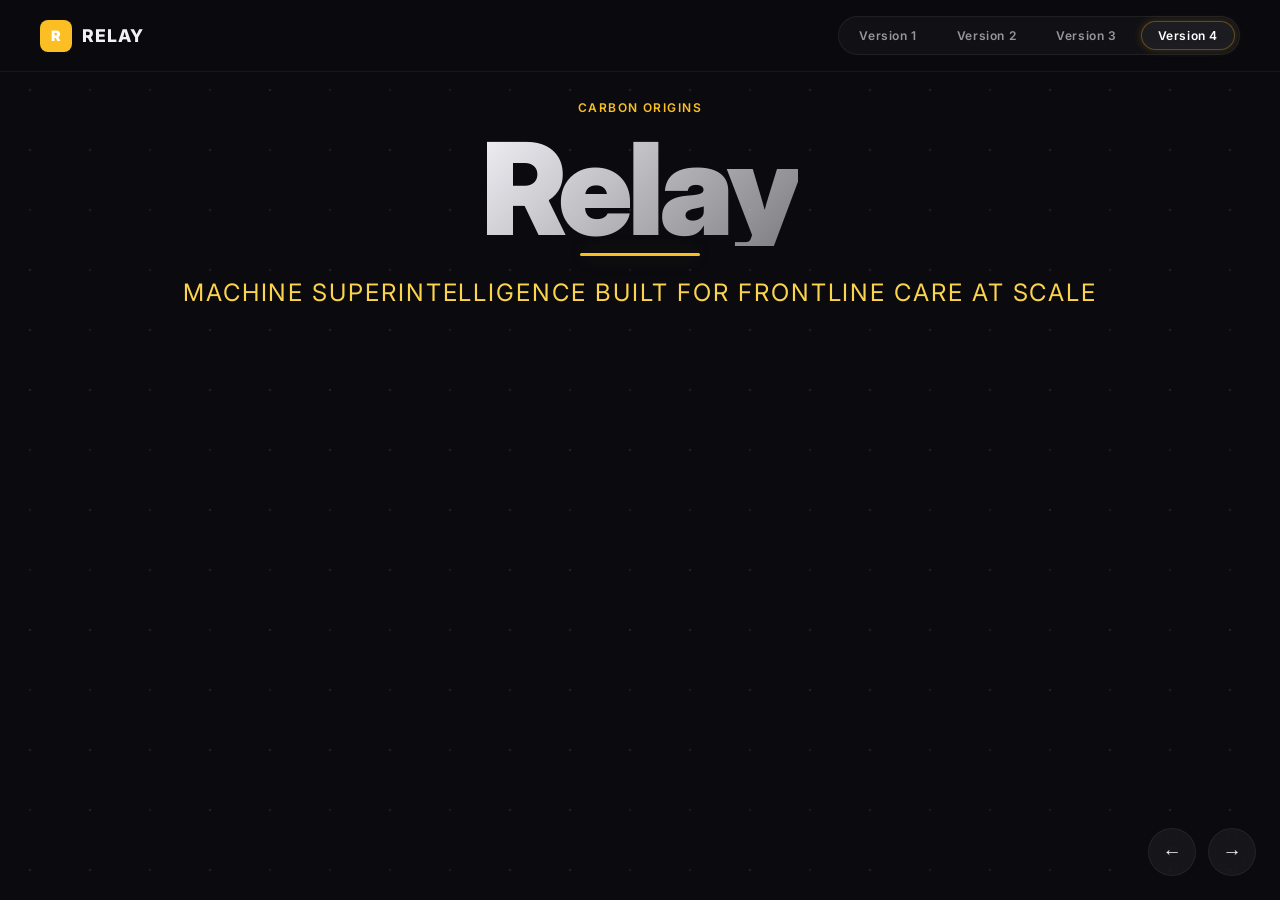
<file: v4.html>
<!DOCTYPE html>
<html lang="en">

<head>
  <meta charset="UTF-8">
  <meta name="viewport" content="width=device-width, initial-scale=1.0">
  <meta name="description"
    content="Relay – Agentic Care Orchestration. Recovering margin and capacity in senior care through multi-robot workflow automation.">
  <title>Relay – Investor Deck</title>
  <link rel="stylesheet" href="styles.css">
  <style>
    body {
      overflow: hidden; /* Hide vertical scroll completely */
    }
    #horizontal-wrapper {
      display: flex;
      width: 100vw;
      height: 100vh;
      overflow-x: auto;
      overflow-y: hidden;
      scroll-behavior: smooth;
      scroll-snap-type: x mandatory;
      overscroll-behavior: contain;
      touch-action: pan-x;
    }
    #horizontal-wrapper > section {
      flex: 0 0 100vw;
      height: 100vh;
      scroll-snap-align: start;
      overflow-y: hidden;
      padding: 100px 60px 56px; /* Offset for nav + bottom breathing room */
      justify-content: flex-start;
      align-items: flex-start;
    }
    #horizontal-wrapper > section .section-inner {
      transform-origin: top center;
      will-change: transform;
    }
    @media (max-height: 820px) {
      #horizontal-wrapper > section {
        padding: 88px 48px 36px;
      }
    }
    .scroll-arrow-btn {
      position: fixed;
      bottom: 24px;
      background: var(--bg-glass-strong);
      border: 1px solid var(--border);
      color: var(--text-primary);
      width: 48px;
      height: 48px;
      border-radius: 50%;
      display: flex;
      align-items: center;
      justify-content: center;
      cursor: pointer;
      z-index: 1000;
      transition: all 0.3s var(--ease);
      font-size: 1.2rem;
    }
    .scroll-arrow-btn:hover {
      background: var(--accent);
      border-color: var(--accent);
      color: white;
      box-shadow: 0 0 15px var(--accent-glow);
    }
    #scroll-left { right: 84px; }
    #scroll-right { right: 24px; }
    /* Hide the vertical dot nav since it's horizontal */
    .dot-nav { display: none !important; }
    /* Hide the downward scroll indicator on cover */
    .scroll-indicator { display: none !important; }

    /* Version 4 - Strategic Positioning slide */
    #thesis.strategic-positioning {
      background:
        radial-gradient(circle at 16% 10%, rgba(251, 191, 36, 0.1), transparent 38%),
        radial-gradient(circle at 80% 14%, rgba(168, 85, 247, 0.12), transparent 34%),
        linear-gradient(180deg, #0f1118 0%, #090b12 100%);
    }
    #thesis.strategic-positioning .section-inner {
      max-width: 1320px;
      margin: 0 auto;
    }
    .sp-title-wrap {
      text-align: center;
      margin-bottom: 14px;
    }
    .sp-title-wrap .label {
      margin-bottom: 10px;
    }
    .sp-main-headline {
      font-size: clamp(2rem, 3.8vw, 3.1rem);
      line-height: 1.08;
      margin: 0 auto;
      max-width: 1080px;
      letter-spacing: -0.02em;
    }
    .sp-stack-card {
      width: min(100%, 980px);
      margin: 20px auto 18px;
      background: rgba(246, 250, 255, 0.96);
      border: 3px solid rgba(38, 107, 157, 0.78);
      border-radius: 14px;
      color: #121212;
      padding: 16px 22px 12px;
      box-shadow: 0 22px 45px rgba(0, 0, 0, 0.45);
    }
    .sp-stack-card h3 {
      text-align: center;
      font-size: clamp(1.8rem, 4vw, 3.3rem);
      line-height: 1;
      letter-spacing: -0.03em;
      margin-bottom: 12px;
      font-weight: 900;
    }
    .sp-flow {
      display: grid;
      grid-template-columns: repeat(7, minmax(0, 1fr));
      gap: 10px;
      align-items: start;
    }
    .sp-flow-item {
      text-align: center;
      display: flex;
      flex-direction: column;
      align-items: center;
      gap: 6px;
      min-width: 0;
    }
    .sp-flow-icon {
      font-size: 2rem;
      line-height: 1;
    }
    .sp-flow-text {
      font-size: clamp(0.62rem, 0.92vw, 1.28rem);
      line-height: 1.05;
      font-weight: 700;
      text-wrap: balance;
    }
    .sp-arrow {
      text-align: center;
      align-self: center;
      font-size: clamp(1.5rem, 2vw, 2.4rem);
      font-weight: 900;
      color: #111;
      line-height: 1;
      transform: translateY(-6px);
    }
    .sp-bucket-row {
      width: min(100%, 1230px);
      margin: -10px auto 12px;
      display: grid;
      grid-template-columns: repeat(3, minmax(0, 1fr));
      gap: 20px;
      align-items: start;
    }
    .sp-bucket {
      position: relative;
      border-radius: 0 0 20px 20px;
      overflow: hidden;
      color: #121212;
      box-shadow: 0 16px 35px rgba(0, 0, 0, 0.35);
      border: 2px solid rgba(0, 0, 0, 0.12);
            labelFont: '800 9.6px Inter, sans-serif',
            labelFont: '800 10.4px Inter, sans-serif'
      flex-direction: column;
      justify-content: flex-start;
      background: #f4f4f4;
    }
    .sp-bucket::before {
      content: "";
      position: absolute;
      top: 0;
      left: 0;
      right: 0;
      height: 40px;
      background: linear-gradient(180deg, rgba(255, 255, 255, 0.95), rgba(255, 255, 255, 0));
      pointer-events: none;
    }
    .sp-bucket-head {
      text-align: center;
      font-size: clamp(1.25rem, 2.1vw, 2rem);
      font-weight: 900;
      line-height: 1;
      padding: 58px 18px 10px;
      letter-spacing: -0.02em;
      border-top: 14px solid transparent;
    }
    .sp-bucket-tag {
      position: absolute;
      top: 16px;
      left: 50%;
      transform: translateX(-50%);
      font-size: clamp(0.95rem, 1.5vw, 1.5rem);
      font-weight: 900;
      white-space: nowrap;
      color: #121212;
      text-transform: none;
      letter-spacing: -0.01em;
    }
    .sp-bucket-copy {
      font-size: clamp(0.9rem, 1.2vw, 1.65rem);
      line-height: 1.15;
      text-align: center;
      font-weight: 700;
      padding: 0 18px 12px;
    }
    .sp-badge-row {
      display: flex;
      flex-direction: column;
      gap: 6px;
      align-items: flex-end;
      margin-top: auto;
      padding: 0 14px 12px;
    }
    .sp-badge {
      display: inline-flex;
      align-items: center;
      justify-content: center;
      border-radius: 7px;
      border: 1px solid rgba(18, 18, 18, 0.35);
      background: rgba(255, 255, 255, 0.75);
      color: #101010;
      font-weight: 800;
      font-size: clamp(0.52rem, 0.76vw, 1rem);
      line-height: 1;
      letter-spacing: 0.02em;
      min-width: 106px;
      padding: 4px 8px;
    }
    .bucket-1 {
      background: linear-gradient(180deg, #f2f4f5 0%, #d8d9d9 26%, #f4f5f5 80%);
      transform: perspective(700px) rotateY(5deg) rotateX(1deg);
    }
    .bucket-1 .sp-bucket-head {
      color: #f4f6f6;
      background: linear-gradient(180deg, #737f84 0%, #4d5559 100%);
      border-top-color: rgba(181, 188, 190, 0.95);
    }
    .bucket-2 {
      background: linear-gradient(180deg, #ffedd5 0%, #fbbf24 35%, #f59e0b 57%, #ffe7c2 85%);
      transform: translateY(-6px);
    }
    .bucket-2 .sp-bucket-head {
      color: #fff2d3;
      background: linear-gradient(180deg, #e08d14 0%, #bf5f00 100%);
      border-top-color: rgba(255, 225, 176, 0.95);
    }
    .bucket-3 {
      background: linear-gradient(180deg, #f3ecff 0%, #d8b4fe 30%, #7e22ce 54%, #f2eaff 86%);
      transform: perspective(700px) rotateY(-5deg) rotateX(1deg);
    }
    .bucket-3 .sp-bucket-head {
      color: #f7eeff;
      background: linear-gradient(180deg, #5b2c88 0%, #48206e 100%);
      border-top-color: rgba(221, 196, 255, 0.95);
    }
    .sp-category-statement {
      text-align: center;
      margin: 10px auto 20px;
      font-size: clamp(1.2rem, 2.2vw, 2.8rem);
      font-weight: 900;
      color: #070707;
      line-height: 1.07;
      max-width: 1200px;
      background: rgba(255, 255, 255, 0.86);
      border-radius: 10px;
      padding: 12px 18px;
      border: 1px solid rgba(0, 0, 0, 0.12);
      box-shadow: 0 10px 24px rgba(0, 0, 0, 0.24);
    }
    .sp-red-panel {
      width: min(100%, 1260px);
      margin: 0 auto;
      border-radius: 16px;
      background: rgba(255, 255, 255, 0.88);
      border: 2px solid rgba(190, 42, 35, 0.45);
      box-shadow: 0 20px 40px rgba(0, 0, 0, 0.35);
      padding: 12px;
    }
    .sp-red-title {
      font-size: clamp(1.35rem, 2.3vw, 3rem);
      line-height: 1;
      text-align: center;
      color: #9f1413;
      font-weight: 900;
      margin-bottom: 10px;
      letter-spacing: -0.02em;
      position: relative;
    }
    .sp-red-title::before,
    .sp-red-title::after {
      content: "";
      position: absolute;
      top: 55%;
      width: 33%;
      border-top: 4px solid rgba(177, 26, 26, 0.72);
    }
    .sp-red-title::before {
      left: 0;
    }
    .sp-red-title::after {
      right: 0;
    }
    .sp-red-grid {
      display: grid;
      grid-template-columns: repeat(4, minmax(0, 1fr));
      gap: 8px;
    }
    .sp-red-card {
      border-radius: 12px;
      border: 2px solid rgba(145, 12, 12, 0.55);
      overflow: hidden;
      background: #f7f7f7;
      box-shadow: inset 0 1px 0 rgba(255, 255, 255, 0.9);
      min-height: 206px;
    }
    .sp-red-card-head {
      background: linear-gradient(180deg, #c11818 0%, #a80f0f 100%);
      color: #fff;
      text-align: center;
      padding: 10px 10px 8px;
      font-size: clamp(1rem, 1.52vw, 1.85rem);
      font-weight: 900;
      line-height: 1.02;
      min-height: 74px;
      display: grid;
      place-items: center;
      letter-spacing: -0.01em;
    }
    .sp-red-card-body {
      color: #111;
      padding: 10px 12px 12px;
      display: flex;
      flex-direction: column;
      gap: 6px;
      font-size: clamp(0.82rem, 1.07vw, 1.35rem);
      line-height: 1.1;
      font-weight: 800;
    }
    .sp-red-card-body p {
      position: relative;
      padding-left: 12px;
    }
    .sp-red-card-body p::before {
      content: "\2022";
      position: absolute;
      left: 0;
      top: 0;
      color: #181818;
      font-size: 1.1em;
      line-height: 1;
    }
    @media (max-width: 1180px) {
      .sp-flow {
        grid-template-columns: repeat(4, minmax(0, 1fr));
        row-gap: 12px;
      }
      .sp-arrow {
        display: none;
      }
      .sp-bucket-row {
        grid-template-columns: 1fr;
        gap: 12px;
        margin-top: 6px;
      }
      .bucket-1,
      .bucket-2,
      .bucket-3 {
        transform: none;
      }
      .sp-red-title::before,
      .sp-red-title::after {
        display: none;
      }
      .sp-red-grid {
        grid-template-columns: repeat(2, minmax(0, 1fr));
      }
    }
    @media (max-width: 760px) {
      #horizontal-wrapper > section#thesis {
        padding-inline: 14px;
      }
      .sp-main-headline {
        font-size: clamp(1.6rem, 7vw, 2.3rem);
      }
      .sp-stack-card {
        padding: 12px;
      }
      .sp-flow {
        grid-template-columns: repeat(2, minmax(0, 1fr));
      }
      .sp-red-grid {
        grid-template-columns: 1fr;
      }
      .sp-red-card {
        min-height: 0;
      }
    }
    /* Version 4 - Integrated strategic map - DOM CENTERED */
    #thesis.strategic-map {
      background:
        radial-gradient(circle at 14% 10%, rgba(239, 68, 68, 0.16), transparent 34%),
        radial-gradient(circle at 82% 14%, rgba(59, 130, 246, 0.12), transparent 36%),
        linear-gradient(180deg, #0d1018 0%, #0a0d14 58%, #090b12 100%);
    }
    #thesis.strategic-map .section-inner {
      max-width: 100vw;
      width: 100% !important;
      padding: 0 !important;
    }
    .strategic-map-inner {
      display: flex;
      flex-direction: column;
      gap: 0;
      justify-content: center;
      align-items: center;
      height: 100vh;
      width: 100%;
      padding: 100px 0 56px 0;
    }
    .sm-header {
      text-align: center;
      opacity: 0.72;
      transform: scale(0.92);
      margin-bottom: 12px;
    }
    .sm-headline {
      font-size: clamp(1.4rem, 2.4vw, 2rem);
      max-width: 920px;
      margin: 0 auto;
      line-height: 1.12;
      letter-spacing: -0.02em;
    }
    .landscape-shell {
      position: relative;
      width: 94vw;
      height: calc(100vh - 200px);
      margin: 0 auto;
      border: 1px solid rgba(255, 255, 255, 0.12);
      border-radius: 18px;
      background: linear-gradient(160deg, rgba(255, 255, 255, 0.04), rgba(255, 255, 255, 0.01));
      backdrop-filter: blur(8px);
      box-shadow: 0 20px 44px rgba(0, 0, 0, 0.42), inset 0 1px 0 rgba(255, 255, 255, 0.08);
      padding: 0;
      opacity: 0;
      transform: translateY(20px) scale(0.99);
      transition: opacity 0.8s var(--ease), transform 0.9s var(--ease);
      display: flex;
      flex-direction: column;
    }
    #thesis.strategic-map.is-active .landscape-shell {
      opacity: 1;
      transform: translateY(0) scale(1);
    }
    #landscape-canvas {
      width: 100%;
      flex: 1;
      border-radius: 12px;
      border: none;
      background: radial-gradient(circle at 50% 45%, rgba(18, 24, 35, 0.84), rgba(8, 10, 16, 0.95));
      display: block;
    }
    .axis-hints {
      position: absolute;
      left: 20px;
      right: 20px;
      bottom: 18px;
      display: grid;
      grid-template-columns: repeat(3, minmax(0, 1fr));
      gap: 8px;
    }
    .axis-hint {
      font-size: 0.67rem;
      color: var(--text-secondary);
      text-transform: uppercase;
      letter-spacing: 0.06em;
      border: 1px solid rgba(255, 255, 255, 0.12);
      border-radius: 999px;
      padding: 5px 10px;
      background: rgba(6, 8, 12, 0.72);
      text-align: center;
      white-space: nowrap;
      overflow: hidden;
      text-overflow: ellipsis;
    }
    .axis-hint.x { border-color: rgba(59, 130, 246, 0.35); }
    .axis-hint.y { border-color: rgba(249, 115, 22, 0.35); }
    .axis-hint.z { border-color: rgba(168, 85, 247, 0.35); }
    .cluster-legend {
      display: none !important;
    }
    .legend-chip {
      font-size: 0.62rem;
      font-weight: 700;
      letter-spacing: 0.08em;
      text-transform: uppercase;
      border-radius: 999px;
      border: 1px solid rgba(255, 255, 255, 0.18);
      background: rgba(8, 10, 15, 0.72);
      padding: 4px 9px;
      color: rgba(240, 240, 245, 0.9);
    }
    .legend-chip.carbon { border-color: rgba(239, 68, 68, 0.5); color: rgba(255, 224, 224, 0.95); }
    .legend-chip.oem { border-color: rgba(251, 191, 36, 0.5); }
    .legend-chip.incumbent { border-color: rgba(148, 163, 184, 0.5); }
    .legend-chip.startup { border-color: rgba(129, 140, 248, 0.5); }
    .landscape-tooltip {
      position: absolute;
      min-width: 240px;
      max-width: 320px;
      padding: 12px 14px;
      border-radius: 10px;
      border: 1px solid rgba(255, 255, 255, 0.22);
      background: rgba(7, 9, 13, 0.94);
      box-shadow: 0 14px 24px rgba(0, 0, 0, 0.4);
      color: var(--text-primary);
      font-size: 0.8rem;
      line-height: 1.45;
      pointer-events: auto;
      opacity: 0;
      transform: translateY(8px);
      transition: opacity 0.2s ease, transform 0.2s ease;
      z-index: 5;
      display: none;
    }
    .landscape-tooltip.show {
      opacity: 1;
      transform: translateY(0);
      pointer-events: auto;
    }
    .landscape-tooltip strong {
      display: block;
      font-size: 0.72rem;
      letter-spacing: 0.08em;
      text-transform: uppercase;
      color: #f8fafc;
      margin-bottom: 2px;
    }
    .sm-advantage-strip {
      display: none !important;
    }
    .sm-advantage-grid article {
      border: 1px solid rgba(255, 255, 255, 0.1);
      border-radius: 10px;
      padding: 6px;
      background: rgba(12, 14, 20, 0.64);
      min-height: 56px;
    }
    .sm-advantage-grid h4 {
      font-size: 0.68rem;
      color: #fff2f2;
      margin-bottom: 3px;
    }
    .sm-advantage-grid p {
      font-size: 0.62rem;
      line-height: 1.22;
      color: rgba(240, 240, 245, 0.78);
    }
    @media (max-height: 820px) {
      .strategic-map-inner {
        padding: 88px 0 36px 0;
        height: auto;
        min-height: 100vh;
      }
      .landscape-shell {
        height: calc(100vh - 180px);
      }
    }
    @media (max-width: 1100px) {
      #landscape-canvas {
        flex: 1;
      }
      .axis-hints {
        grid-template-columns: 1fr;
      }
    }
    @media (max-width: 760px) {
      .landscape-shell {
        border-radius: 0;
        margin: 0;
        padding: 0;
        width: 100vw;
        height: calc(100vh - 150px);
      }
      #landscape-canvas {
        border-radius: 0;
      }
      .axis-hints {
        left: 12px;
        right: 12px;
        grid-template-columns: 1fr;
      }
    }

    /* Grounded 2x2x2 stage variant */
    #thesis-grounded.strategic-grounded {
      background:
        radial-gradient(circle at 12% 10%, rgba(59, 130, 246, 0.16), transparent 34%),
        radial-gradient(circle at 78% 18%, rgba(139, 92, 246, 0.14), transparent 42%),
        linear-gradient(180deg, #06080f 0%, #080b14 55%, #06070d 100%);
    }
    #thesis-grounded .section-inner {
      max-width: 100vw;
      width: 100%;
      padding: 0 !important;
    }
    .grounded-map-inner {
      display: flex;
      flex-direction: column;
      align-items: center;
      justify-content: center;
      height: 100vh;
      width: 100%;
      gap: 12px;
      padding: 96px 0 56px;
    }
    .grounded-header {
      text-align: center;
      opacity: 0.78;
      max-width: 880px;
      margin: 0 auto;
    }
    .grounded-header .headline {
      font-size: clamp(1.5rem, 2.6vw, 2.2rem);
      line-height: 1.15;
      letter-spacing: -0.02em;
    }
    .grounded-shell {
      position: relative;
      width: 94vw;
      height: calc(100vh - 220px);
      border-radius: 18px;
      border: 1px solid rgba(255, 255, 255, 0.1);
      background: linear-gradient(150deg, rgba(255, 255, 255, 0.05), rgba(6, 8, 14, 0.9));
      box-shadow: 0 22px 46px rgba(0, 0, 0, 0.5), inset 0 1px 0 rgba(255, 255, 255, 0.08);
      overflow: hidden;
      padding: 0;
      display: flex;
      flex-direction: column;
      opacity: 0;
      transform: translateY(24px) scale(0.97);
      transition: opacity 0.9s var(--ease), transform 0.9s var(--ease);
    }
    #thesis-grounded.is-active .grounded-shell {
      opacity: 1;
      transform: translateY(0) scale(1);
    }
    #grounded-canvas {
      width: 100%;
      flex: 1;
      border: none;
      background: radial-gradient(circle at 50% 40%, rgba(18, 24, 35, 0.9), rgba(6, 8, 14, 0.96));
      display: block;
    }
    .axis-gradient-bar {
      position: absolute;
      display: flex;
      justify-content: space-between;
      gap: 8px;
      font-size: 0.65rem;
      text-transform: uppercase;
      letter-spacing: 0.08em;
      color: rgba(236, 242, 255, 0.9);
      border-radius: 999px;
      border: 1px solid rgba(255, 255, 255, 0.15);
      padding: 5px 14px;
      background: rgba(8, 10, 16, 0.78);
      pointer-events: none;
      backdrop-filter: blur(6px);
    }
    .axis-gradient-bar span:first-child {
      opacity: 0.65;
    }
    .axis-gradient-bar span:last-child {
      font-weight: 700;
    }
    .axis-gradient-x {
      bottom: 22px;
      left: 50%;
      transform: translateX(-50%);
      min-width: 260px;
    }
    .axis-gradient-z {
      right: 26px;
      top: 50%;
      transform: translateY(-50%);
      flex-direction: column;
      align-items: flex-end;
      text-align: right;
      min-height: 120px;
    }
    .axis-gradient-y {
      left: 26px;
      top: 50%;
      transform: translateY(-50%);
      flex-direction: column;
      align-items: flex-start;
      text-align: left;
      min-height: 120px;
    }
    @media (max-width: 900px) {
      .grounded-shell {
        width: 100vw;
        border-radius: 0;
      }
      .axis-gradient-z,
      .axis-gradient-y {
        display: none;
      }
    }
    @media (max-width: 760px) {
      .grounded-map-inner {
        padding: 82px 0 36px;
      }
      .axis-gradient-x {
        width: calc(100% - 36px);
      }
    }
    /* Version 4 - Static reference map */
    #thesis-reference.strategic-reference {
      background:
        radial-gradient(circle at 12% 16%, rgba(148, 163, 184, 0.14), transparent 34%),
        radial-gradient(circle at 82% 12%, rgba(203, 213, 225, 0.1), transparent 34%),
        linear-gradient(180deg, #090c12 0%, #080a10 52%, #07090e 100%);
    }
    #thesis-reference.strategic-reference .section-inner {
      max-width: 1260px;
    }
    .reference-map-inner {
      display: flex;
      flex-direction: column;
      gap: 10px;
      justify-content: center;
      min-height: calc(100vh - 120px);
    }
    .reference-map-header {
      text-align: center;
      opacity: 0.75;
      transform: scale(0.9);
    }
    .reference-map-headline {
      font-size: clamp(1.7rem, 2.9vw, 2.5rem);
      max-width: 980px;
      margin: 0 auto;
      line-height: 1.12;
      letter-spacing: -0.02em;
    }
    .reference-map-shell {
      position: relative;
      width: min(1240px, 96vw);
      margin: 0 auto;
      border: 1px solid rgba(255, 255, 255, 0.14);
      border-radius: 18px;
      background: linear-gradient(155deg, rgba(255, 255, 255, 0.035), rgba(255, 255, 255, 0.01));
      backdrop-filter: blur(8px);
      box-shadow: 0 20px 44px rgba(0, 0, 0, 0.46), inset 0 1px 0 rgba(255, 255, 255, 0.08);
      padding: 16px 16px 52px;
      opacity: 0;
      transform: translateY(20px) scale(0.99);
      transition: opacity 0.8s var(--ease), transform 0.9s var(--ease);
    }
    #thesis-reference.strategic-reference.is-active .reference-map-shell {
      opacity: 1;
      transform: translateY(0) scale(1);
    }
    #reference-map-canvas {
      width: 100%;
      height: 680px;
      border-radius: 12px;
      border: 1px solid rgba(255, 255, 255, 0.08);
      background: radial-gradient(circle at 50% 48%, rgba(15, 19, 27, 0.9), rgba(8, 10, 16, 0.98));
      display: block;
      touch-action: none;
      cursor: grab;
    }
    #reference-map-canvas.is-dragging {
      cursor: grabbing;
    }
    .reference-axis-hints .axis-hint {
      border-color: rgba(203, 213, 225, 0.2);
      color: rgba(225, 230, 236, 0.82);
    }
    .reference-map-note {
      font-size: 0.6rem;
      color: rgba(203, 213, 225, 0.78);
      text-transform: uppercase;
      letter-spacing: 0.08em;
      text-align: center;
      margin-top: 6px;
      opacity: 0.72;
    }
    @media (max-width: 1100px) {
      #reference-map-canvas {
        height: 560px;
      }
    }
    @media (max-width: 760px) {
      .reference-map-shell {
        padding: 12px 12px 52px;
      }
      #reference-map-canvas {
        height: 430px;
      }
    }
  </style>

<body>

  <!-- ═══ NAVIGATION ═══ -->
  <nav class="nav" id="main-nav">
    <div class="nav-logo">
      <div class="logo-mark">R</div>
      Relay
    </div>
    <div class="version-switcher">
      <a href="index.html">Version 1</a>
      <a href="v2.html">Version 2</a>
      <a href="v3.html">Version 3</a>
      <a href="v4.html" class="active">Version 4</a>
    </div>
  </nav>

  <!-- ═══ DOT NAV ═══ -->
  <div class="dot-nav" id="dot-nav">
    <a href="#cover" data-label="Cover"></a>
    <a href="#narrative" data-label="Thesis"></a>
    <a href="#market" data-label="Market"></a>
    <a href="#pain" data-label="Problem"></a>
    <a href="#product" data-label="Product"></a>
    <a href="#technical" data-label="Tech"></a>
    <a href="#economics" data-label="Value"></a>
    <a href="#proof" data-label="Proof"></a>
    <a href="#scaling" data-label="Scale"></a>
    <a href="#thesis" data-label="Invest"></a>
  </div>

  <!-- ══════════════════════════════════════════
     S1 – COVER
     ══════════════════════════════════════════ -->
  <div id="horizontal-wrapper">
  <section id="cover">
    <canvas id="cover-canvas"></canvas>
    <div class="section-inner">
      <div class="label reveal">Carbon Origins</div>
      <h1 class="cover-title reveal reveal-delay-1">Relay</h1>
      <p class="cover-tagline reveal reveal-delay-2">Machine superintelligence built for frontline care at scale</p>
    </div>
    <div class="scroll-indicator">
      <div class="line"></div>
      Scroll
    </div>
  </section>

  <!-- ══════════════════════════════════════════
     S2 – NARRATIVE SHIFT
     ══════════════════════════════════════════ -->
  <section id="narrative">
    <div class="section-inner" style="text-align:center;">
      <div class="label reveal">The Real Opportunity</div>
      <h2 class="headline reveal reveal-delay-1">
        The opportunity is not replacing nurses.<br>
        It's <em class="narrative-em">removing the interruptions</em> around care.
      </h2>
      <p class="subheadline reveal reveal-delay-2" style="margin:32px auto 0;">
        Caregivers lose 3+ hours daily to non-clinical tasks—the margin killer no one's fixing.
      </p>

      <!-- Data Expander: Slide 1 -->
      <div class="data-expander-wrapper reveal reveal-delay-3" style="margin-top: 40px;">
        <button class="btn btn-primary data-expander-btn" style="flex-direction: column; padding: 16px 24px;">
          <span style="font-weight: 700; font-size: 1.1rem; letter-spacing: 0.05em;">BUTTON VERSION 1: HOVER BUTTON</span>
          <span style="font-size: 0.75rem; color: rgba(255,255,255,0.7); font-weight: 500; text-transform: uppercase; letter-spacing: 0.05em; margin-top: 6px; display: flex; align-items: center; gap: 6px;">
            <svg width="14" height="14" fill="none" stroke="currentColor" viewBox="0 0 24 24"><path stroke-linecap="round" stroke-linejoin="round" stroke-width="2" d="M15 15l-2 5L9 9l11 4-5 2zm0 0l5 5M7.188 2.239l.777 2.897M5.136 7.965l-2.898-.777M13.95 4.05l-2.122 2.122m-5.657 5.656l-2.12 2.122"></path></svg>
            Hover to view &bull; Click to pin
          </span>
        </button>
        <div class="data-expander-content">
          <ul class="expander-list">
            <li><strong>The "21% Rule" (Direct Care Baseline):</strong> In current senior care and hospital settings, nurses spend only an estimated 21% of their time on direct patient care. The remaining ~79% is consumed by fragmented administrative and non-clinical logistics.</li>
            <li><strong>Facility-Level Payroll Exposure:</strong> An average 106-bed nursing home carries roughly 247 CNA hours per day. At current median wages, this represents $1.6M to $1.65M in annual CNA payroll-equivalent labor per facility—this is the total pool of labor currently subjected to "fragmentation".</li>
            <li><strong>The Global Nursing Shortage Scoping:</strong> The International Council of Nurses has declared the nursing shortage a "global health emergency," with 13 million to 30.6 million jobs needing replacement.</li>
            <li><strong>The Automation Target:</strong> Research specifically validates that 30% of administrative and support tasks for nurses can be automated or reassigned to robotic systems.</li>
          </ul>
          <div style="margin-top: 20px; padding-top: 16px; border-top: 1px solid var(--border-accent);">
            <strong style="font-size: 0.75rem; color: var(--text-muted); text-transform: uppercase; letter-spacing: 0.05em; display: block; margin-bottom: 12px;">Sources for Due Diligence:</strong>
            <ul style="list-style: none; padding: 0; margin: 0; font-size: 0.8rem; display: flex; flex-direction: column; gap: 10px;">
              <li><a href="https://www.bls.gov/oes/current/oes311014.htm" target="_blank" style="color: var(--accent); text-decoration: none; display: flex; align-items: flex-start; gap: 6px; line-height: 1.4;">
                <svg width="14" height="14" fill="none" stroke="currentColor" viewBox="0 0 24 24" style="flex-shrink: 0; margin-top: 2px;"><path stroke-linecap="round" stroke-linejoin="round" stroke-width="2" d="M10 6H6a2 2 0 00-2 2v10a2 2 0 002 2h10a2 2 0 002-2v-4M14 4h6m0 0v6m0-6L10 14"></path></svg>
                U.S. Bureau of Labor Statistics: Nursing Assistants Wage & Employment Data
              </a></li>
              <li><a href="https://www.ajc.com/pulse/estimated-30-of-administrative-nurse-tasks-can-be-done-by-ai-enabled-robots/" target="_blank" style="color: var(--accent); text-decoration: none; display: flex; align-items: flex-start; gap: 6px; line-height: 1.4;">
                <svg width="14" height="14" fill="none" stroke="currentColor" viewBox="0 0 24 24" style="flex-shrink: 0; margin-top: 2px;"><path stroke-linecap="round" stroke-linejoin="round" stroke-width="2" d="M10 6H6a2 2 0 00-2 2v10a2 2 0 002 2h10a2 2 0 002-2v-4M14 4h6m0 0v6m0-6L10 14"></path></svg>
                Research: 30% of Administrative Nurse Tasks Automatable
              </a></li>
              <li><a href="https://www.nursingworld.org/practice-policy/nursing-excellence/official-position-statements/" target="_blank" style="color: var(--accent); text-decoration: none; display: flex; align-items: flex-start; gap: 6px; line-height: 1.4;">
                <svg width="14" height="14" fill="none" stroke="currentColor" viewBox="0 0 24 24" style="flex-shrink: 0; margin-top: 2px;"><path stroke-linecap="round" stroke-linejoin="round" stroke-width="2" d="M10 6H6a2 2 0 00-2 2v10a2 2 0 002 2h10a2 2 0 002-2v-4M14 4h6m0 0v6m0-6L10 14"></path></svg>
                American Nurses Association: Official Position Statements
              </a></li>
            </ul>
          </div>
        </div>
      </div>

    </div>
  </section>

  <!-- ══════════════════════════════════════════
     S3 – WHY THIS MARKET, WHY NOW
     ══════════════════════════════════════════ -->
  <section id="market">
    <div class="section-inner">
      <div class="grid-2">
        <div>
          <div class="label reveal">Why This Market, Why Now</div>
          <h2 class="headline reveal reveal-delay-1">
            Senior care is one of the clearest environments where labor pressure is <span
              class="headline-accent">structural</span>.
          </h2>
          <p class="subheadline reveal reveal-delay-2" style="margin-top:24px;">
            Structural labor crisis. Hiring won't solve this.
          </p>
          <button class="btn btn-primary btn-arrow reveal reveal-delay-3" style="font-size: 1.1rem; padding: 16px 32px; font-weight: 700; letter-spacing: 0.05em;" onclick="openModal('market-modal')">
            BUTTON VERSION 2
          </button>
        </div>
        <div class="stat-row reveal reveal-delay-2">
          <div class="stat-item">
            <div class="big-number" data-count="15000">0</div>
            <div class="stat-label">Nursing Facilities (US)</div>
          </div>
          <div class="stat-item">
            <div class="big-number" data-count="1300000" data-suffix="">0</div>
            <div class="stat-label">Residents Served</div>
          </div>
          <div class="stat-item">
            <div class="big-number" data-count="94" data-suffix="%">0</div>
            <div class="stat-label">Facilities Under-Staffed</div>
          </div>
          <div class="stat-item">
            <div class="big-number" data-count="400000" data-prefix="">0</div>
            <div class="stat-label">CNA Shortage by 2030</div>
          </div>
        </div>
      </div>
    </div>
  </section>

  <!-- ══════════════════════════════════════════
     S4 – OPERATIONAL PAIN
     ══════════════════════════════════════════ -->
  <section id="pain">
    <div class="section-inner">
      <div class="label reveal">The Core Problem</div>
      <h2 class="headline reveal reveal-delay-1" style="max-width:800px;">
        Caregivers lose clinical time to fragmented, <span class="headline-accent">non-clinical logistics</span>.
      </h2>
      <p class="subheadline reveal reveal-delay-2" style="margin-top:20px;">
        Every 8-min errand pulls staff from residents. It's a workflow failure.
      </p>
      <div class="pain-flow reveal reveal-delay-3">
        <div class="pain-card">
          <div class="icon">💧</div>
          <span><strong>Water &amp; beverages</strong><br>Constant hydration runs across rooms</span>
        </div>
        <div class="pain-card">
          <div class="icon">🛏️</div>
          <span><strong>Linens &amp; bedding</strong><br>Multiple daily changes per resident</span>
        </div>
        <div class="pain-card">
          <div class="icon">📦</div>
          <span><strong>Supplies &amp; PPE</strong><br>Restocking carts and rooms mid-shift</span>
        </div>
        <div class="pain-card">
          <div class="icon">⬇️</div>
          <span><strong>Dropped items</strong><br>Fall-risk pickups that pull staff away</span>
        </div>
        <div class="pain-card">
          <div class="icon">🧪</div>
          <span><strong>Lab transport</strong><br>Samples to lab, results back to floor</span>
        </div>
      </div>

      <!-- Data Expander: Slide 2 -->
      <div class="data-expander-wrapper reveal reveal-delay-4" style="margin-top: 56px; display: flex; justify-content: center; width: 100%;">
        <div style="position: relative;">
          <button class="btn btn-ghost data-expander-btn" style="flex-direction: column; padding: 12px 24px;">
            <span style="font-weight: 600;">Missing Data Points for the Data Room</span>
            <span style="font-size: 0.7rem; color: var(--text-muted); font-weight: 400; text-transform: uppercase; letter-spacing: 0.05em; margin-top: 4px; display: flex; align-items: center; gap: 6px;">
              <svg width="14" height="14" fill="none" stroke="currentColor" viewBox="0 0 24 24"><path stroke-linecap="round" stroke-linejoin="round" stroke-width="2" d="M15 15l-2 5L9 9l11 4-5 2zm0 0l5 5M7.188 2.239l.777 2.897M5.136 7.965l-2.898-.777M13.95 4.05l-2.122 2.122m-5.657 5.656l-2.12 2.122"></path></svg>
              Hover to view &bull; Click to pin
            </span>
          </button>
          <div class="data-expander-content" style="bottom: 100%; top: auto; margin-bottom: 24px; text-align: left;">
            <ul class="expander-list">
              <li><strong>Errand Fatigue (The 4-Mile Baseline):</strong> Care staff spend a significant portion of their shift purely on "fetching and carrying" tasks (medications, linens, waste), walking at least 4 miles per day purely for these logistical errands.</li>
              <li><strong>Proven Interruption Reduction:</strong> Real-world deployments of delivery robots in clinical settings have already demonstrated a 30% drop in nurse interruptions, significantly improving focus on residents.</li>
              <li><strong>Specific Throughput Gains:</strong> Pilot data shows that automating the "fetch and carry" of the items on your slide (water, linens, supplies) can recover approximately 3.5 hours of staff time per day.</li>
              <li><strong>The Fall-Risk Safety Loophole:</strong> Manual updates of "Fall Risk" signage often lag behind Electronic Health Record (EHR) changes. Relay-style automation ensures 100% compliance in updating room signage within 30 to 45 minutes of an EHR status change, a critical metric for liability-conscious operators.</li>
              <li><strong>Economic Replacement Logic:</strong> In hospital logistics, a single robotic delivery unit currently replaces 3 to 4 full-time equivalents (FTEs), delivering between $180,000 and $300,000 in annual savings.</li>
            </ul>
          </div>
        </div>
      </div>
    </div>
  </section>

  <!-- ══════════════════════════════════════════
     S5 – THE PRODUCT
     ══════════════════════════════════════════ -->
  <section id="product">
    <div class="section-inner">
      <div class="label reveal">The Product</div>
      <h2 class="headline reveal reveal-delay-1" style="max-width:850px;">
        Relay turns ad hoc transport requests into <span class="headline-accent">orchestrated autonomous
          workflows</span>.
      </h2>
      <img src="relay-robot.png" alt="Relay autonomous delivery robot in a senior care facility"
        class="product-hero reveal reveal-delay-2">
      <div class="grid-3 reveal reveal-delay-3">
        <div class="glass-card">
          <div class="card-icon">📊</div>
          <h3>Predictable OpEx</h3>
          <p>Flat OpEx beats burnout-driven labor volatility.</p>
        </div>
        <div class="glass-card">
          <div class="card-icon">🔄</div>
          <h3>Interruption Absorption</h3>
          <p>Robots handle logistics. Care teams stay in care.</p>
        </div>
        <div class="glass-card">
          <div class="card-icon">💪</div>
          <h3>Staff Empowerment</h3>
          <p>3+ hours recovered daily. Better retention, lower burnout.</p>
        </div>
      </div>
    </div>
  </section>

  <!-- ══════════════════════════════════════════
     S6 – TECHNICAL WEDGE
     ══════════════════════════════════════════ -->
  <section id="technical">
    <div class="section-inner">
      <div class="label reveal">Technical Wedge</div>
      <h2 class="headline reveal reveal-delay-1" style="max-width:850px;">
        Multi-robot handoff is what makes facility-wide automation <span class="headline-accent">scalable</span>.
      </h2>
      <p class="subheadline reveal reveal-delay-2" style="margin-top:20px;">
        Fleet orchestration, not isolated robots.
      </p>
      <div class="tech-diagram reveal reveal-delay-3">
        <div class="tech-flow">
          <div class="tech-node">
            <div class="tech-node-circle">🤖</div>
            <div class="tech-node-label">Robot A<br><small style="color:var(--text-muted)">Wing East</small></div>
          </div>
          <div class="tech-path"></div>
          <div class="tech-node">
            <div class="tech-node-circle" style="background:var(--bg-glass-strong);border-color:var(--text-muted);">⇄
            </div>
            <div class="tech-node-label">Handoff Zone<br><small style="color:var(--text-muted)">Orchestrated</small>
            </div>
          </div>
          <div class="tech-path"></div>
          <div class="tech-node">
            <div class="tech-node-circle">🤖</div>
            <div class="tech-node-label">Robot B<br><small style="color:var(--text-muted)">Wing West</small></div>
          </div>
          <div class="tech-path"></div>
          <div class="tech-node">
            <div class="tech-node-circle" style="background:rgba(34,197,94,0.1);border-color:rgba(34,197,94,0.5);">✓
            </div>
            <div class="tech-node-label">Delivered<br><small style="color:var(--text-muted)">Room 214</small></div>
          </div>
        </div>
        <div class="tech-points">
          <div class="tech-point">
            <strong>Zone-Based Coverage</strong>
            Zone ownership + smart handoffs = full-facility coverage.
          </div>
          <div class="tech-point">
            <strong>Orchestration Layer</strong>
            Always-on routing keeps throughput high.
          </div>
          <div class="tech-point">
            <strong>Graceful Degradation</strong>
            If one bot drops, tasks reroute instantly.
          </div>
        </div>
      </div>
    </div>
  </section>

  <!-- ══════════════════════════════════════════
     S7 – ECONOMIC VALUE
     ══════════════════════════════════════════ -->
  <section id="economics">
    <div class="section-inner">
      <div class="label reveal">Economic Value</div>
      <h2 class="headline reveal reveal-delay-1" style="max-width:850px;">
        Even modest workflow recovery creates <span class="headline-accent">meaningful annual value</span> per facility.
      </h2>
      <div class="econ-hero-stat reveal reveal-delay-2">
        <div class="stat-label">Estimated Annual Value Per Facility</div>
        <div class="big-number" style="color:var(--accent);margin:12px 0;" data-count="185000" data-prefix="$">$0</div>
        <div style="color:var(--text-secondary);font-size:0.9rem;">10% recovery = $185K/year in a 120-bed facility</div>
      </div>
      <div class="econ-compare reveal reveal-delay-3">
        <div class="econ-col old">
          <div
            style="font-size:0.75rem;color:rgba(255,100,100,0.7);text-transform:uppercase;letter-spacing:0.1em;font-weight:600;margin-bottom:12px;">
            Today</div>
          <div style="font-size:1.4rem;font-weight:700;margin-bottom:8px;">Variable &amp; Volatile</div>
          <p style="font-size:0.85rem;color:var(--text-secondary);">Overtime, agency, churn—costs spike fast.</p>
        </div>
        <div class="econ-vs">vs</div>
        <div class="econ-col new">
          <div
            style="font-size:0.75rem;color:var(--accent);text-transform:uppercase;letter-spacing:0.1em;font-weight:600;margin-bottom:12px;">
            With Relay</div>
          <div style="font-size:1.4rem;font-weight:700;margin-bottom:8px;">Flat &amp; Predictable</div>
          <p style="font-size:0.85rem;color:var(--text-secondary);">Predictable infrastructure spend. Less agency dependence.</p>
        </div>
      </div>
      <div style="text-align:center;margin-top:40px;" class="reveal reveal-delay-4">
        <button class="btn btn-ghost btn-arrow" onclick="openModal('econ-modal')">See Full Model</button>
      </div>
    </div>
  </section>

  <!-- ══════════════════════════════════════════
     S8 – PROOF OF CATEGORY
     ══════════════════════════════════════════ -->
  <section id="proof">
    <div class="section-inner">
      <div class="label reveal">Category Validation</div>
      <h2 class="headline reveal reveal-delay-1" style="max-width:850px;">
        This is not science fiction. Automation in healthcare logistics <span class="headline-accent">already
          works</span>.
      </h2>
      <div class="proof-points grid-2 reveal reveal-delay-2">
        <div class="glass-card proof-card">
          <div class="proof-number">600+</div>
          <div class="proof-text">
            <h3>Hospitals using delivery robots today</h3>
            <p>600+ hospitals already run this. Senior care is next.</p>
          </div>
        </div>
        <div class="glass-card proof-card">
          <div class="proof-number">3.2x</div>
          <div class="proof-text">
            <h3>ROI within 18 months at early deployments</h3>
            <p>3.2x ROI in early deployments.</p>
          </div>
        </div>
      </div>
      <div style="text-align:center;margin-top:32px;" class="reveal reveal-delay-3">
        <button class="btn btn-ghost btn-arrow" onclick="openModal('proof-modal')">Supporting Data</button>
      </div>
    </div>
  </section>

  <!-- ══════════════════════════════════════════
     S9 – SCALING LOGIC
     ══════════════════════════════════════════ -->
  <section id="scaling">
    <div class="section-inner" style="text-align:center;">
      <div class="label reveal">Scaling Logic</div>
      <h2 class="headline reveal reveal-delay-1" style="max-width:850px;margin:0 auto;">
        What works at one facility <span class="headline-accent">compounds</span> at the operator level.
      </h2>
      <p class="subheadline reveal reveal-delay-2" style="margin:24px auto 0;">
        Win one site. Replicate to 10, then 50.
      </p>
      <div class="scale-visual reveal reveal-delay-3">
        <div class="scale-step">
          <div class="scale-number">1</div>
          <div class="scale-label">Facility<br><small style="color:var(--text-muted)">$185K/yr value</small></div>
        </div>
        <div class="scale-arrow">→</div>
        <div class="scale-step">
          <div class="scale-number">10</div>
          <div class="scale-label">Regional Cluster<br><small style="color:var(--text-muted)">$1.85M/yr</small></div>
        </div>
        <div class="scale-arrow">→</div>
        <div class="scale-step">
          <div class="scale-number">50</div>
          <div class="scale-label">Enterprise Operator<br><small style="color:var(--text-muted)">$9.25M/yr</small></div>
        </div>
      </div>
      <div class="reveal reveal-delay-4">
        <button class="btn btn-ghost btn-arrow" onclick="openModal('scale-modal')">Enterprise Model</button>
      </div>
    </div>
  </section>

  <!-- ══════════════════════════════════════════
     S10 – INVESTMENT THESIS / CLOSE
     ══════════════════════════════════════════ -->
  <section id="thesis" class="strategic-map">
    <div class="section-inner strategic-map-inner">
      <div class="sm-header reveal">
        <div class="label" style="display:block;text-align:center;">Strategic Positioning</div>
        <h2 class="headline sm-headline">Carbon sits at the frontier corner while the market remains scattered across partial approaches.</h2>
      </div>

      <div class="landscape-shell reveal reveal-delay-1" id="landscape-shell">
        <canvas id="landscape-canvas" aria-label="3D competitor landscape map"></canvas>
        <div id="landscape-tooltip" class="landscape-tooltip" role="tooltip" aria-hidden="true"></div>

        <div class="axis-hints">
          <div class="axis-hint x">X: Automation intelligence (classical to agentic)</div>
          <div class="axis-hint y">Y: Solution scope (components to full stack)</div>
          <div class="axis-hint z">Z: Cross-application scalability (narrow to transferable)</div>
        </div>

        <div class="cluster-legend">
          <span class="legend-chip carbon">Carbon alone</span>
          <span class="legend-chip oem">OEM-native</span>
          <span class="legend-chip incumbent">Non-OEM incumbents</span>
          <span class="legend-chip startup">Startups / narrow automation</span>
        </div>
      </div>

      <div class="sm-advantage-strip reveal reveal-delay-2">
        <h3>Why Carbon Origins Holds the Competitive Advantage</h3>
        <div class="sm-advantage-grid">
          <article>
            <h4>Agentic Control Layer</h4>
            <p>Purpose-built for agentic automation instead of classical scripted workflows.</p>
          </article>
          <article>
            <h4>Full-Stack Ownership</h4>
            <p>Not a point tool. Carbon combines orchestration, intelligence, and deployment in one system.</p>
          </article>
          <article>
            <h4>Cross-Application Transferability</h4>
            <p>Hardware-agnostic and form-factor-agnostic deployment across application families.</p>
          </article>
          <article>
            <h4>Compounding Data Advantage</h4>
            <p>Each deployment improves control, speed, and rollout economics across the entire platform.</p>
          </article>
        </div>
      </div>
    </div>
  </section>

  <!-- ══════════════════════════════════════════
     S11 – GROUNDED GRID VARIANT
     ══════════════════════════════════════════ -->
  <section id="thesis-grounded" class="strategic-grounded">
    <div class="section-inner grounded-map-inner">
      <div class="grounded-header reveal">
        <div class="label" style="display:block;text-align:center;">Grounded Competitive Contrast</div>
        <h2 class="headline">Same data, simplified into a locked 2×2×2 stage that makes market gradients unmistakable.</h2>
        <p class="subheadline" style="margin-top:12px;">
          A fixed, front-isometric camera keeps perspective honest while drop-lines and wall gradients orient the viewer instantly.
        </p>
      </div>

      <div class="grounded-shell reveal reveal-delay-1" id="grounded-shell">
        <canvas id="grounded-canvas" aria-label="Grounded 2 by 2 by 2 market landscape"></canvas>
        <div class="axis-gradient-bar axis-gradient-x">
          <span>Single Market</span>
          <span>Multi-Market</span>
        </div>
        <div class="axis-gradient-bar axis-gradient-z">
          <span>Single Workflow</span>
          <span>Multi-Workflow</span>
        </div>
        <div class="axis-gradient-bar axis-gradient-y">
          <span>Component Tools</span>
          <span>Full Stack Autonomy</span>
        </div>
      </div>
    </div>
  </section>

  </div>

  <button class="scroll-arrow-btn" id="scroll-left" onclick="scrollH('left')" aria-label="Scroll Left">←</button>
  <button class="scroll-arrow-btn" id="scroll-right" onclick="scrollH('right')" aria-label="Scroll Right">→</button>

  <!-- ═══ MODALS ═══ -->
  <div class="modal-overlay" id="market-modal">
    <div class="modal-content">
      <button class="modal-close" onclick="closeModal('market-modal')">✕</button>
      <h2>Market Deep Dive</h2>
      <p style="color:var(--text-secondary);margin-bottom:24px;">Key metrics defining the US skilled nursing facility
        landscape.</p>
      <table>
        <tr>
          <th>Metric</th>
          <th>Value</th>
          <th>Source Context</th>
        </tr>
        <tr>
          <td>Certified Nursing Facilities</td>
          <td>~15,000</td>
          <td>CMS Provider Data</td>
        </tr>
        <tr>
          <td>Total Certified Beds</td>
          <td>~1.67M</td>
          <td>CMS Certification</td>
        </tr>
        <tr>
          <td>Average Occupancy</td>
          <td>~78%</td>
          <td>Post-COVID recovery</td>
        </tr>
        <tr>
          <td>Residents Served</td>
          <td>~1.3M</td>
          <td>Census estimates</td>
        </tr>
        <tr>
          <td>Required HPRD</td>
          <td>3.48 hrs/resident/day</td>
          <td>CMS Minimum Staffing</td>
        </tr>
        <tr>
          <td>CNA Avg. Hourly Wage</td>
          <td>$17.50–$19.00</td>
          <td>BLS 2024</td>
        </tr>
        <tr>
          <td>CNA Annual Turnover</td>
          <td>~80%</td>
          <td>Industry benchmark</td>
        </tr>
        <tr>
          <td>Projected CNA Shortage (2030)</td>
          <td>~400,000</td>
          <td>PHI National</td>
        </tr>
      </table>
      <p style="color:var(--text-muted);font-size:0.8rem;margin-top:16px;">Note: Figures represent industry estimates
        and publicly available data points used for modeling purposes.</p>
    </div>
  </div>

  <div class="modal-overlay" id="econ-modal">
    <div class="modal-content">
      <button class="modal-close" onclick="closeModal('econ-modal')">✕</button>
      <h2>Economic Model – Per Facility</h2>
      <p style="color:var(--text-secondary);margin-bottom:24px;">Modeled annual value from logistical labor recovery at
        a 120-bed skilled nursing facility.</p>
      <table>
        <tr>
          <th>Scenario</th>
          <th>Recovery %</th>
          <th>FTE Equivalent</th>
          <th>Annual Value</th>
        </tr>
        <tr>
          <td>Conservative</td>
          <td>5%</td>
          <td>~2.1 FTEs</td>
          <td>$92,500</td>
        </tr>
        <tr>
          <td>Base Case</td>
          <td>10%</td>
          <td>~4.2 FTEs</td>
          <td>$185,000</td>
        </tr>
        <tr>
          <td>Optimistic</td>
          <td>15%</td>
          <td>~6.3 FTEs</td>
          <td>$277,500</td>
        </tr>
      </table>
      <h3 style="margin-top:32px;font-size:1.1rem;">Assumptions</h3>
      <table>
        <tr>
          <td>CNA FTEs per 120-bed facility</td>
          <td>~42</td>
        </tr>
        <tr>
          <td>Avg. blended cost per CNA (loaded)</td>
          <td>~$44,000/yr</td>
        </tr>
        <tr>
          <td>% of CNA time on non-clinical logistics</td>
          <td>~25–35%</td>
        </tr>
        <tr>
          <td>Relay system annual cost per facility</td>
          <td>$60,000–$80,000</td>
        </tr>
      </table>
      <p style="color:var(--text-muted);font-size:0.8rem;margin-top:16px;">Net value = recovered labor value minus Relay
        system cost. Excludes soft benefits (retention, satisfaction, compliance).</p>
    </div>
  </div>

  <div class="modal-overlay" id="proof-modal">
    <div class="modal-content">
      <button class="modal-close" onclick="closeModal('proof-modal')">✕</button>
      <h2>Category Validation – Supporting Data</h2>
      <p style="color:var(--text-secondary);margin-bottom:24px;">Evidence that autonomous logistics in healthcare is
        proven and accelerating.</p>
      <table>
        <tr>
          <th>Data Point</th>
          <th>Detail</th>
        </tr>
        <tr>
          <td>Hospital robot deployments</td>
          <td>600+ facilities using autonomous delivery (Aethon/TUG, Savioke/Relay Robotics, Diligent)</td>
        </tr>
        <tr>
          <td>Pharmacy transport automation</td>
          <td>Reduces delivery time by 50% and frees 2+ FTE hours/day in pharmacy staff</td>
        </tr>
        <tr>
          <td>Post-COVID acceleration</td>
          <td>Labor shortages post-2020 drove 3x increase in healthcare robotics RFPs</td>
        </tr>
        <tr>
          <td>Regulatory tailwinds</td>
          <td>CMS staffing mandates (2024) increase pressure to optimize existing workforce</td>
        </tr>
      </table>
    </div>
  </div>

  <div class="modal-overlay" id="scale-modal">
    <div class="modal-content">
      <button class="modal-close" onclick="closeModal('scale-modal')">✕</button>
      <h2>Enterprise Scaling Model</h2>
      <p style="color:var(--text-secondary);margin-bottom:24px;">Projected annual value by operator size at base case
        (10% recovery).</p>
      <table>
        <tr>
          <th>Operator Size</th>
          <th>Facilities</th>
          <th>Annual Value</th>
          <th>Net of Relay Cost</th>
        </tr>
        <tr>
          <td>Single Facility</td>
          <td>1</td>
          <td>$185,000</td>
          <td>$105,000–$125,000</td>
        </tr>
        <tr>
          <td>Regional Operator</td>
          <td>10</td>
          <td>$1.85M</td>
          <td>$1.05M–$1.25M</td>
        </tr>
        <tr>
          <td>Mid-Market</td>
          <td>25</td>
          <td>$4.6M</td>
          <td>$2.6M–$3.1M</td>
        </tr>
        <tr>
          <td>Enterprise Operator</td>
          <td>50</td>
          <td>$9.25M</td>
          <td>$5.25M–$6.25M</td>
        </tr>
        <tr>
          <td>Top-10 Operator</td>
          <td>200+</td>
          <td>$37M+</td>
          <td>$21M+</td>
        </tr>
      </table>
      <p style="color:var(--text-muted);font-size:0.8rem;margin-top:16px;">Assumes Relay system cost of $60K–$80K per
        facility per year. Volume discounts apply at 25+ deployments.</p>
    </div>
  </div>

  <div class="modal-overlay" id="global-dataroom-modal">
    <div class="modal-content" style="max-width: 90vw; width: 1100px; padding: 60px 40px; overflow: visible;">
      <button class="modal-close" onclick="closeModal('global-dataroom-modal')">✕</button>
      <h2 style="text-align: center; margin-bottom: 8px;">Data Room</h2>
      <p style="text-align: center; color:var(--text-secondary); margin-bottom: 40px;">Access all underlying models, data sources, and category validation evidence.</p>
      
      <style>
        .dr-grid-modal {
          display: flex;
          flex-direction: row;
          flex-wrap: nowrap;
          align-items: center;
          justify-content: center;
          margin-top: 100px;
          width: 100%;
          padding-bottom: 120px;
          min-height: 400px;
        }
        .dr-slide-wrap-modal {
          display: flex;
          flex-direction: column;
          align-items: center;
          gap: 10px;
          flex-shrink: 0;
          position: relative;
          transition: transform 0.4s var(--ease), z-index 0s;
        }
        .dr-slide-wrap-modal:nth-child(1) { z-index: 1; transform: translateY(-120px) !important; }
        .dr-slide-wrap-modal:nth-child(2) { z-index: 2; transform: translateY(-72px) !important; margin-left: -60px; }
        .dr-slide-wrap-modal:nth-child(3) { z-index: 3; transform: translateY(-24px) !important; margin-left: -60px; }
        .dr-slide-wrap-modal:nth-child(4) { z-index: 4; transform: translateY(24px) !important; margin-left: -60px; }
        .dr-slide-wrap-modal:nth-child(5) { z-index: 5; transform: translateY(72px) !important; margin-left: -60px; }
        .dr-slide-wrap-modal:nth-child(6) { z-index: 6; transform: translateY(120px) !important; margin-left: -60px; }
        .dr-slide-wrap-modal:hover { z-index: 20 !important; }
        .dr-slide-wrap-modal:hover .dr-slide-modal {
          transform: translateY(-20px) translateX(-10px);
          box-shadow: 0 16px 40px rgba(0,0,0,0.8), 0 0 20px var(--accent-glow);
          border-color: var(--accent);
        }
        .dr-slide-wrap-modal:hover .dr-slide-overlay-modal { opacity: 1; }
        .dr-slide-title-modal {
          font-size: 0.7rem;
          font-weight: 700;
          text-transform: uppercase;
          letter-spacing: 0.1em;
          color: var(--accent);
          text-align: center;
          text-shadow: 0 2px 8px rgba(0,0,0,0.8);
        }
        .dr-slide-modal {
          width: 200px;
          height: 130px;
          background: rgba(10, 10, 18, 0.95);
          backdrop-filter: blur(16px);
          border: 1px solid var(--border);
          border-radius: 10px;
          cursor: pointer;
          transition: all 0.4s var(--ease);
          overflow: hidden;
          padding: 14px;
          display: flex;
          flex-direction: column;
          justify-content: center;
          align-items: center;
          position: relative;
          box-shadow: -10px 0 25px rgba(0,0,0,0.6);
        }
        .dr-slide-overlay-modal {
          position: absolute;
          inset: 0;
          background: rgba(10,10,15,0.7);
          display: flex;
          align-items: center;
          justify-content: center;
          opacity: 0;
          transition: opacity 0.3s;
          border-radius: 10px;
          font-size: 0.8rem;
          font-weight: 600;
          color: var(--accent);
          letter-spacing: 0.05em;
        }
        .dr-mini-label { font-size: 0.4rem; color: var(--accent); text-transform: uppercase; letter-spacing: 0.08em; font-weight: 600; margin-bottom: 4px; }
        .dr-mini-headline { font-size: 0.55rem; font-weight: 800; color: var(--text-primary); line-height: 1.2; text-align: center; max-width: 160px; }
        .dr-mini-stat { font-size: 1.4rem; font-weight: 900; color: var(--text-primary); line-height: 1; }
        .dr-mini-stat-sm { font-size: 0.4rem; color: var(--text-muted); text-transform: uppercase; letter-spacing: 0.06em; margin-top: 3px; }
        .dr-mini-row { display: flex; gap: 6px; align-items: center; margin-top: 4px; justify-content: center; flex-wrap: wrap; }
        .dr-mini-pill { background: var(--bg-glass-strong); border: 1px solid var(--border); border-radius: 4px; padding: 2px 6px; font-size: 0.38rem; color: var(--text-secondary); }
        .dr-mini-num { font-size: 0.9rem; font-weight: 900; color: var(--accent); }
      </style>

      <div class="dr-grid-modal">
        <!-- ── Slide 1 ── -->
        <div class="dr-slide-wrap-modal">
          <div class="dr-slide-title-modal">The Opportunity</div>
          <div class="dr-slide-modal" onclick="closeModal('global-dataroom-modal'); setTimeout(()=>openModal('narrative-modal'), 300)">
            <div class="dr-mini-label">The Real Opportunity</div>
            <div class="dr-mini-headline">Removing the interruptions around care</div>
            <div class="dr-mini-row">
              <div class="dr-mini-pill">21% direct care</div>
              <div class="dr-mini-pill">79% logistics</div>
            </div>
            <div class="dr-slide-overlay-modal">Click to explore →</div>
          </div>
        </div>

        <!-- ── Slide 2 ── -->
        <div class="dr-slide-wrap-modal">
          <div class="dr-slide-title-modal">Why This Market</div>
          <div class="dr-slide-modal" onclick="closeModal('global-dataroom-modal'); setTimeout(()=>openModal('market-modal'), 300)">
            <div class="dr-mini-label">Market Why Now</div>
            <div style="display:flex; gap:10px; margin-top:6px;">
              <div style="text-align:center;"><div class="dr-mini-num">15K</div><div class="dr-mini-stat-sm">facilities</div></div>
              <div style="text-align:center;"><div class="dr-mini-num">94%</div><div class="dr-mini-stat-sm">understaffed</div></div>
            </div>
            <div class="dr-mini-row" style="margin-top:6px;">
              <div class="dr-mini-pill">1.3M residents</div>
              <div class="dr-mini-pill">400K shortage</div>
            </div>
            <div class="dr-slide-overlay-modal">Click to explore →</div>
          </div>
        </div>

        <!-- ── Slide 3 ── -->
        <div class="dr-slide-wrap-modal">
          <div class="dr-slide-title-modal">The Core Problem</div>
          <div class="dr-slide-modal" onclick="closeModal('global-dataroom-modal'); setTimeout(()=>openModal('pain-modal'), 300)">
            <div class="dr-mini-label">Operational Pain</div>
            <div class="dr-mini-headline" style="font-size:0.5rem;">Non-clinical logistics fragment every shift</div>
            <div class="dr-mini-row" style="flex-wrap:wrap; justify-content:center; margin-top:5px;">
              <div class="dr-mini-pill">💧 Water</div>
              <div class="dr-mini-pill">🛏️ Linens</div>
              <div class="dr-mini-pill">📦 Supplies</div>
              <div class="dr-mini-pill">🧪 Labs</div>
            </div>
            <div class="dr-slide-overlay-modal">Click to explore →</div>
          </div>
        </div>

        <!-- ── Slide 4 ── -->
        <div class="dr-slide-wrap-modal">
          <div class="dr-slide-title-modal">Economic Value</div>
          <div class="dr-slide-modal" onclick="closeModal('global-dataroom-modal'); setTimeout(()=>openModal('econ-modal'), 300)">
            <div class="dr-mini-label">Per-Facility Model</div>
            <div class="dr-mini-stat" style="color:var(--accent); margin:4px 0;">$185K</div>
            <div class="dr-mini-stat-sm">annual value per facility</div>
            <div class="dr-mini-row" style="margin-top:5px;">
              <div class="dr-mini-pill">10% recovery</div>
              <div class="dr-mini-pill">~4.2 FTEs</div>
            </div>
            <div class="dr-slide-overlay-modal">Click to explore →</div>
          </div>
        </div>

        <!-- ── Slide 5 ── -->
        <div class="dr-slide-wrap-modal">
          <div class="dr-slide-title-modal">Category Validation</div>
          <div class="dr-slide-modal" onclick="closeModal('global-dataroom-modal'); setTimeout(()=>openModal('proof-modal'), 300)">
            <div class="dr-mini-label">Proof of Category</div>
            <div style="display:flex; gap:14px; margin-top:6px;">
              <div style="text-align:center;"><div class="dr-mini-num">600+</div><div class="dr-mini-stat-sm">hospitals</div></div>
              <div style="text-align:center;"><div class="dr-mini-num">3.2x</div><div class="dr-mini-stat-sm">ROI</div></div>
            </div>
            <div class="dr-mini-row" style="margin-top:5px;">
              <div class="dr-mini-pill">Already deployed</div>
            </div>
            <div class="dr-slide-overlay-modal">Click to explore →</div>
          </div>
        </div>

        <!-- ── Slide 6 ── -->
        <div class="dr-slide-wrap-modal">
          <div class="dr-slide-title-modal">Scaling Logic</div>
          <div class="dr-slide-modal" onclick="closeModal('global-dataroom-modal'); setTimeout(()=>openModal('scale-modal'), 300)">
            <div class="dr-mini-label">Enterprise Model</div>
            <div style="display:flex; gap:4px; align-items:center; margin-top:6px;">
              <div style="text-align:center;"><div class="dr-mini-num" style="font-size:0.75rem;">1</div><div class="dr-mini-stat-sm">facility</div></div>
              <span style="color:var(--text-muted); font-size:0.6rem;">→</span>
              <div style="text-align:center;"><div class="dr-mini-num" style="font-size:0.75rem;">10</div><div class="dr-mini-stat-sm">regional</div></div>
              <span style="color:var(--text-muted); font-size:0.6rem;">→</span>
              <div style="text-align:center;"><div class="dr-mini-num" style="font-size:0.75rem;">50</div><div class="dr-mini-stat-sm">enterprise</div></div>
            </div>
            <div class="dr-mini-row" style="margin-top:5px;">
              <div class="dr-mini-pill">$9.25M/yr at 50</div>
            </div>
            <div class="dr-slide-overlay-modal">Click to explore →</div>
          </div>
        </div>
      </div>
    </div>
  </div>

  <script src="script.js"></script>
  <script>
    const wrapper = document.getElementById('horizontal-wrapper');
    const sections = Array.from(wrapper.querySelectorAll('section'));
    const thesisSection = document.getElementById('thesis');
    const groundedSection = document.getElementById('thesis-grounded');
    let currentIndex = 0;
    let wheelLocked = false;

    const mapCanvas = document.getElementById('landscape-canvas');
    const mapTooltip = document.getElementById('landscape-tooltip');
    const groundedCanvas = document.getElementById('grounded-canvas');
    const mapState = {
      ready: false,
      active: false,
      pointerInside: false,
      dragging: false,
      driftPhase: 0,
      yawBase: 0.36,
      pitchBase: -0.31,
      yawOffset: 0,
      pitchOffset: 0,
      yawCurrent: 0.36,
      pitchCurrent: -0.31,
      dragStartX: 0,
      dragStartY: 0,
      dragStartYawOffset: 0,
      dragStartPitchOffset: 0,
      dpr: 1,
      width: 0,
      height: 0,
      cx: 0,
      cy: 0,
      perspective: 460,
      xSpread: 468,
      ySpread: 390,
      nodes: [],
      nodePositions: []
    };
    const groundedState = {
      ready: false,
      active: false,
      pointerInside: false,
      dragging: false,
      yawBase: 0.62,
      pitchBase: -0.42,
      yawOffset: 0,
      pitchOffset: 0,
      yawCurrent: 0.62,
      pitchCurrent: -0.42,
      dragStartX: 0,
      dragStartY: 0,
      dragStartYawOffset: 0,
      dragStartPitchOffset: 0,
      dpr: 1,
      width: 0,
      height: 0,
      cx: 0,
      cy: 0,
      perspective: 520,
      xSpread: 520,
      ySpread: 420,
      maxYawDelta: Math.PI / 18,
      maxPitchDelta: Math.PI / 18,
      nodes: [],
      nodePositions: []
    };
    const groundedDebugGuides = {
      enabled: true,
      vertexOrder: ['A', 'B', 'C', 'D', 'E', 'F', 'G', 'H'],
      edges: []
    };
    let sharedNodes = null;

    const strategicBounds = {
      x: { min: 0.05, max: 1.0 },
      y: { min: 0.22, max: 1.0 },
      z: { min: 0.06, max: 1.0 }
    };

    function getSharedNodes() {
      if (!sharedNodes) {
        sharedNodes = createStrategicNodes();
      }
      return sharedNodes;
    }

    // Legacy coordinate space from pre-merge lattice for remapping historical node positions
    const legacyStrategicBounds = {
      x: { min: -1, max: 1 },
      y: { min: 0, max: 1 },
      z: { min: -1, max: 1 }
    };

    function clampPointToStrategicBounds(point) {
      return {
        x: Math.max(strategicBounds.x.min, Math.min(strategicBounds.x.max, point.x)),
        y: Math.max(strategicBounds.y.min, Math.min(strategicBounds.y.max, point.y)),
        z: Math.max(strategicBounds.z.min, Math.min(strategicBounds.z.max, point.z))
      };
    }

    function remapValue(value, oldMin, oldMax, newMin, newMax) {
      const clamped = Math.max(oldMin, Math.min(oldMax, value));
      const t = (clamped - oldMin) / (oldMax - oldMin);
      return newMin + t * (newMax - newMin);
    }

    function remapLegacyPointToStrategicBounds(point) {
      return clampPointToStrategicBounds({
        x: remapValue(point.x, legacyStrategicBounds.x.min, legacyStrategicBounds.x.max, strategicBounds.x.min, strategicBounds.x.max),
        y: remapValue(point.y, legacyStrategicBounds.y.min, legacyStrategicBounds.y.max, strategicBounds.y.min, strategicBounds.y.max),
        z: remapValue(point.z, legacyStrategicBounds.z.min, legacyStrategicBounds.z.max, strategicBounds.z.min, strategicBounds.z.max)
      });
    }

    function getStrategicBoundsMeta() {
      return {
        xMin: strategicBounds.x.min,
        xMax: strategicBounds.x.max,
        yMin: strategicBounds.y.min,
        yMax: strategicBounds.y.max,
        zMin: strategicBounds.z.min,
        zMax: strategicBounds.z.max,
        xMid: (strategicBounds.x.min + strategicBounds.x.max) / 2,
        yMid: (strategicBounds.y.min + strategicBounds.y.max) / 2,
        zMid: (strategicBounds.z.min + strategicBounds.z.max) / 2
      };
    }

    function getStrategicBoxCorners() {
      const b = getStrategicBoundsMeta();
      return [
        { x: b.xMin, y: b.yMin, z: b.zMin },
        { x: b.xMax, y: b.yMin, z: b.zMin },
        { x: b.xMax, y: b.yMax, z: b.zMin },
        { x: b.xMin, y: b.yMax, z: b.zMin },
        { x: b.xMin, y: b.yMin, z: b.zMax },
        { x: b.xMax, y: b.yMin, z: b.zMax },
        { x: b.xMax, y: b.yMax, z: b.zMax },
        { x: b.xMin, y: b.yMax, z: b.zMax }
      ];
    }

    function drawStrategicBoundingBox(ctx, yaw, pitch, projector, strokeColor, lineWidth) {
      const corners = getStrategicBoxCorners();
      const edges = [
        [0, 1], [1, 2], [2, 3], [3, 0],
        [4, 5], [5, 6], [6, 7], [7, 4],
        [0, 4], [1, 5], [2, 6], [3, 7]
      ];

      ctx.strokeStyle = strokeColor;
      ctx.lineWidth = lineWidth;

      edges.forEach((edge) => {
        const p1 = projector(rotatePoint(corners[edge[0]], yaw, pitch));
        const p2 = projector(rotatePoint(corners[edge[1]], yaw, pitch));
        ctx.beginPath();
        ctx.moveTo(p1.x, p1.y);
        ctx.lineTo(p2.x, p2.y);
        ctx.stroke();
      });
    }

    function createStrategicNodes() {
      const nodes = [
        {
          id: 'carbon',
          label: 'Carbon Origins',
          cluster: 'carbon',
          color: '#ff5a5a',
          point: { x: 0.5, y: 0.75, z: -0.5 },
          radius: 8.5,
          detail: 'Only agentic, full-stack, cross-application platform',
          link: 'https://www.carbonorigins.com'
        },
        {
          id: 'bluelight',
          label: 'BlueLight',
          cluster: 'startup',
          color: '#60a5fa',
          point: { x: -0.62, y: 0.34, z: -0.58 },
          radius: 5.2,
          detail: 'Narrow automation wedge; limited cross-application scalability'
        },
        {
          id: 'pronto',
          label: 'Pronto',
          cluster: 'startup',
          color: '#818cf8',
          point: { x: -0.18, y: 0.78, z: -0.42 },
          radius: 5.4,
          detail: 'Full solution, but narrow transferability'
        },
        {
          id: 'cat-komatsu',
          label: 'Cat / Komatsu',
          cluster: 'oem',
          color: '#f59e0b',
          point: { x: -0.72, y: 0.83, z: -0.66 },
          radius: 5.8,
          detail: 'Strong OEM-native systems, but closed and non-agentic'
        },
        {
          id: 'hexagon',
          label: 'Hexagon-type',
          cluster: 'incumbent',
          color: '#94a3b8',
          point: { x: -0.28, y: 0.56, z: -0.12 },
          radius: 5.6,
          detail: 'Broad retrofit capability, but limited agentic intelligence'
        },
        {
          id: 'bedrock',
          label: 'Bedrock',
          cluster: 'startup',
          color: '#a78bfa',
          point: { x: 0.26, y: 0.52, z: 0.14 },
          radius: 5.4,
          detail: 'Promising startup stack, but below Carbon on transferability'
        },
        {
          id: 'other-startups',
          label: 'Other Startups',
          cluster: 'startup',
          color: '#6366f1',
          point: { x: 0.08, y: 0.44, z: -0.04 },
          radius: 4.9,
          detail: 'Strong in selected dimensions, but partial versus Carbon frontier'
        }
      ];

      return nodes.map((node) => ({
        ...node,
        point: remapLegacyPointToStrategicBounds(node.point)
      }));
    }

    function initStrategicMap() {
      if (!mapCanvas) return;

      mapState.nodes = getSharedNodes();
      resizeStrategicMap();
      bindStrategicMapInteraction();
      mapState.ready = true;
      requestAnimationFrame(renderStrategicMap);
    }

    function resizeStrategicMap() {
      if (!mapCanvas) return;

      const rect = mapCanvas.getBoundingClientRect();
      mapState.dpr = Math.max(1, Math.min(2, window.devicePixelRatio || 1));
      mapState.width = Math.max(320, Math.floor(rect.width));
      mapState.height = Math.max(220, Math.floor(rect.height));
      mapState.cx = mapState.width / 2;
      mapState.cy = mapState.height / 2;

      mapCanvas.width = Math.floor(mapState.width * mapState.dpr);
      mapCanvas.height = Math.floor(mapState.height * mapState.dpr);

      const ctx = mapCanvas.getContext('2d');
      if (ctx) {
        ctx.setTransform(mapState.dpr, 0, 0, mapState.dpr, 0, 0);
      }
    }

    function bindStrategicMapInteraction() {
      if (!mapCanvas) return;

      mapCanvas.addEventListener('pointerenter', () => {
        mapState.pointerInside = true;
      });

      mapCanvas.addEventListener('pointerleave', () => {
        mapState.pointerInside = false;
        mapState.dragging = false;
        mapCanvas.classList.remove('is-dragging');
      });

      mapCanvas.addEventListener('pointerdown', (event) => {
        if (!mapState.active) return;
        mapState.dragging = true;
        mapState.pointerInside = true;
        mapState.dragStartX = event.clientX;
        mapState.dragStartY = event.clientY;
        mapState.dragStartYawOffset = mapState.yawOffset;
        mapState.dragStartPitchOffset = mapState.pitchOffset;
        mapCanvas.classList.add('is-dragging');
        mapCanvas.setPointerCapture(event.pointerId);
      });

      mapCanvas.addEventListener('pointermove', (event) => {
        if (!mapState.dragging) return;

        const dx = event.clientX - mapState.dragStartX;
        const dy = event.clientY - mapState.dragStartY;
        mapState.yawOffset = Math.max(-0.58, Math.min(0.58, mapState.dragStartYawOffset + dx * 0.0042));
        mapState.pitchOffset = Math.max(-0.24, Math.min(0.24, mapState.dragStartPitchOffset + dy * 0.0034));
      });

      const stopDragging = (event) => {
        if (!mapState.dragging) return;
        mapState.dragging = false;
        mapCanvas.classList.remove('is-dragging');
        if (event && typeof event.pointerId === 'number' && mapCanvas.hasPointerCapture(event.pointerId)) {
          mapCanvas.releasePointerCapture(event.pointerId);
        }
      };

      mapCanvas.addEventListener('pointerup', stopDragging);
      mapCanvas.addEventListener('pointercancel', stopDragging);
    }

    function initGroundedMap() {
      if (!groundedCanvas) return;

      groundedState.nodes = getSharedNodes();
      resizeGroundedMap();
      bindGroundedMapInteraction();
      groundedState.ready = true;
      requestAnimationFrame(renderGroundedMap);
    }

    function resizeGroundedMap() {
      if (!groundedCanvas) return;

      const rect = groundedCanvas.getBoundingClientRect();
      groundedState.dpr = Math.max(1, Math.min(2, window.devicePixelRatio || 1));
      groundedState.width = Math.max(320, Math.floor(rect.width));
      groundedState.height = Math.max(220, Math.floor(rect.height));
      groundedState.cx = groundedState.width / 2;
      groundedState.cy = groundedState.height / 2;

      groundedCanvas.width = Math.floor(groundedState.width * groundedState.dpr);
      groundedCanvas.height = Math.floor(groundedState.height * groundedState.dpr);

      const ctx = groundedCanvas.getContext('2d');
      if (ctx) {
        ctx.setTransform(groundedState.dpr, 0, 0, groundedState.dpr, 0, 0);
      }
    }

    function bindGroundedMapInteraction() {
      if (!groundedCanvas) return;

      groundedCanvas.addEventListener('pointerenter', () => {
        groundedState.pointerInside = true;
      });

      groundedCanvas.addEventListener('pointerleave', () => {
        groundedState.pointerInside = false;
        groundedState.dragging = false;
        groundedCanvas.classList.remove('is-dragging');
      });

      groundedCanvas.addEventListener('pointerdown', (event) => {
        if (!groundedState.active) return;
        groundedState.dragging = true;
        groundedState.pointerInside = true;
        groundedState.dragStartX = event.clientX;
        groundedState.dragStartY = event.clientY;
        groundedState.dragStartYawOffset = groundedState.yawOffset;
        groundedState.dragStartPitchOffset = groundedState.pitchOffset;
        groundedCanvas.classList.add('is-dragging');
        groundedCanvas.setPointerCapture(event.pointerId);
      });

      groundedCanvas.addEventListener('pointermove', (event) => {
        if (!groundedState.dragging) return;

        const dx = event.clientX - groundedState.dragStartX;
        const dy = event.clientY - groundedState.dragStartY;
        const yawCandidate = groundedState.dragStartYawOffset + dx * 0.004;
        const pitchCandidate = groundedState.dragStartPitchOffset + dy * 0.003;
        groundedState.yawOffset = Math.max(-groundedState.maxYawDelta, Math.min(groundedState.maxYawDelta, yawCandidate));
        groundedState.pitchOffset = Math.max(-groundedState.maxPitchDelta, Math.min(groundedState.maxPitchDelta, pitchCandidate));
      });

      const stopDraggingGrounded = (event) => {
        if (!groundedState.dragging) return;
        groundedState.dragging = false;
        groundedCanvas.classList.remove('is-dragging');
        if (event && typeof event.pointerId === 'number' && groundedCanvas.hasPointerCapture(event.pointerId)) {
          groundedCanvas.releasePointerCapture(event.pointerId);
        }
      };

      groundedCanvas.addEventListener('pointerup', stopDraggingGrounded);
      groundedCanvas.addEventListener('pointercancel', stopDraggingGrounded);
    }

    function rotatePoint(point, yaw, pitch) {
      const cosY = Math.cos(yaw);
      const sinY = Math.sin(yaw);
      const cosP = Math.cos(pitch);
      const sinP = Math.sin(pitch);

      const x1 = point.x * cosY - point.z * sinY;
      const z1 = point.x * sinY + point.z * cosY;
      const y1 = point.y;

      const y2 = y1 * cosP - z1 * sinP;
      const z2 = y1 * sinP + z1 * cosP;

      return { x: x1, y: y2, z: z2 };
    }

    function projectPoint(rotated) {
      return projectPointWithState(rotated, mapState);
    }

    function projectPointWithState(rotated, state) {
      const depth = rotated.z + 2.35;
      const scale = state.perspective / (depth * state.perspective);
      const xSpread = state.xSpread || 320;
      const ySpread = state.ySpread || 270;
      return {
        x: state.cx + rotated.x * xSpread * scale,
        y: state.cy - rotated.y * ySpread * scale,
        z: rotated.z,
        scale,
        depth
      };
    }

    function drawAxis(ctx, yaw, pitch) {
      const b = getStrategicBoundsMeta();
      const origin = projectPoint(rotatePoint({ x: b.xMin, y: b.yMin, z: b.zMin }, yaw, pitch));
      const xEnd = projectPoint(rotatePoint({ x: b.xMax + 0.08, y: b.yMin, z: b.zMin }, yaw, pitch));
      const yEnd = projectPoint(rotatePoint({ x: b.xMin, y: b.yMax + 0.08, z: b.zMin }, yaw, pitch));
      const zEnd = projectPoint(rotatePoint({ x: b.xMin, y: b.yMin, z: b.zMax + 0.08 }, yaw, pitch));

      ctx.lineWidth = 1.6;

      ctx.strokeStyle = 'rgba(96, 165, 250, 0.9)';
      ctx.beginPath();
      ctx.moveTo(origin.x, origin.y);
      ctx.lineTo(xEnd.x, xEnd.y);
      ctx.stroke();

      ctx.strokeStyle = 'rgba(249, 115, 22, 0.9)';
      ctx.beginPath();
      ctx.moveTo(origin.x, origin.y);
      ctx.lineTo(yEnd.x, yEnd.y);
      ctx.stroke();

      ctx.strokeStyle = 'rgba(168, 85, 247, 0.9)';
      ctx.beginPath();
      ctx.moveTo(origin.x, origin.y);
      ctx.lineTo(zEnd.x, zEnd.y);
      ctx.stroke();
    }

    function drawSoftZones(ctx, yaw, pitch) {
      const zones = [
        { center: { x: -0.62, y: 0.74, z: -0.6 }, color: 'rgba(251, 191, 36, 0.16)' },
        { center: { x: -0.24, y: 0.54, z: -0.12 }, color: 'rgba(148, 163, 184, 0.16)' },
        { center: { x: -0.02, y: 0.45, z: -0.1 }, color: 'rgba(99, 102, 241, 0.16)' },
        { center: { x: 0.92, y: 0.94, z: 0.93 }, color: 'rgba(239, 68, 68, 0.2)' }
      ];

      zones.forEach((zone) => {
        const positiveCenter = remapLegacyPointToStrategicBounds(zone.center);
        const projected = projectPoint(rotatePoint(positiveCenter, yaw, pitch));
        const radius = Math.max(26, 44 * projected.scale * 4.8);
        const gradient = ctx.createRadialGradient(
          projected.x,
          projected.y,
          radius * 0.2,
          projected.x,
          projected.y,
          radius
        );
        gradient.addColorStop(0, zone.color);
        gradient.addColorStop(1, 'rgba(0, 0, 0, 0)');
        ctx.fillStyle = gradient;
        ctx.beginPath();
        ctx.arc(projected.x, projected.y, radius, 0, Math.PI * 2);
        ctx.fill();
      });
    }

    function drawNodes(ctx, yaw, pitch) {
      const bounds = getStrategicBoundsMeta();
      const uniformNodeRadius = 5.6;
      const pinColor = 'rgba(96, 165, 250, 0.85)';
      const projectedNodes = mapState.nodes.map((node) => {
        const rotated = rotatePoint(node.point, yaw, pitch);
        const projected = projectPoint(rotated);
        const floorPoint = rotatePoint({ x: node.point.x, y: bounds.yMin, z: node.point.z }, yaw, pitch);
        const floorProjected = projectPoint(floorPoint);
        return { node, rotated, projected, floorProjected };
      });

      projectedNodes.sort((a, b) => a.projected.depth - b.projected.depth);
      mapState.nodePositions = projectedNodes;

      projectedNodes.forEach((entry) => {
        const { node, projected, floorProjected } = entry;
        const isCarbon = node.cluster === 'carbon';
        const baseRadius = uniformNodeRadius * projected.scale * 4;
        const radius = Math.max(4.5, baseRadius);

        // Draw pin from node down to the floor plane for depth reference
        ctx.strokeStyle = pinColor;
        ctx.lineWidth = Math.max(1, radius * 0.18);
        ctx.beginPath();
        ctx.moveTo(projected.x, projected.y);
        ctx.lineTo(floorProjected.x, floorProjected.y);
        ctx.stroke();

        const glow = ctx.createRadialGradient(
          projected.x,
          projected.y,
          radius * 0.2,
          projected.x,
          projected.y,
          radius * (isCarbon ? 3.2 : 2.15)
        );
        glow.addColorStop(0, isCarbon ? 'rgba(255, 110, 110, 0.62)' : `${node.color}66`);
        glow.addColorStop(1, 'rgba(0, 0, 0, 0)');
        ctx.fillStyle = glow;
        ctx.beginPath();
        ctx.arc(projected.x, projected.y, radius * (isCarbon ? 2.15 : 1.6), 0, Math.PI * 2);
        ctx.fill();

        ctx.fillStyle = node.color;
        ctx.beginPath();
        ctx.arc(projected.x, projected.y, radius, 0, Math.PI * 2);
        ctx.fill();

        ctx.strokeStyle = 'rgba(255, 255, 255, 0.74)';
        ctx.lineWidth = isCarbon ? 1.8 : 1;
        ctx.beginPath();
        ctx.arc(projected.x, projected.y, radius, 0, Math.PI * 2);
        ctx.stroke();

        const showLabel = isCarbon || projected.scale > 0.46;
        if (showLabel) {
          ctx.fillStyle = isCarbon ? '#ffecec' : 'rgba(226, 232, 240, 0.9)';
          ctx.font = `600 ${isCarbon ? 12 : 10}px Inter, sans-serif`;
          ctx.textAlign = 'center';
          ctx.textBaseline = 'bottom';
          ctx.fillText(node.label, projected.x, projected.y - (radius + 7));
        }
      });
    }

    function pickNodeAtPoint(x, y) {
      let candidate = null;

      mapState.nodePositions.forEach((entry) => {
        const radius = Math.max(8, entry.node.radius * entry.projected.scale * 5.2);
        const dx = x - entry.projected.x;
        const dy = y - entry.projected.y;
        const distance = Math.sqrt(dx * dx + dy * dy);

        if (distance <= radius) {
          if (!candidate || entry.projected.depth < candidate.depth) {
            candidate = {
              id: entry.node.id,
              depth: entry.projected.depth,
              x: entry.projected.x,
              y: entry.projected.y,
              node: entry.node
            };
          }
        }
      });

      return candidate;
    }

    function showMapTooltip(node, x, y) {
      const shellRect = mapCanvas.parentElement.getBoundingClientRect();
      const canvasRect = mapCanvas.getBoundingClientRect();

      let tooltipHTML = `<strong>${node.label}</strong>`;

      if (node.cluster === 'carbon') {
        tooltipHTML += `<div style="margin-top: 6px; line-height: 1.45;">Carbon uniquely sits at the frontier by integrating orchestration, intelligence, and deployment capabilities that competitors cannot combine at scale independently.</div>`;
        tooltipHTML += `<div style="margin-top: 8px;"><a href="https://www.carbonorigins.com" target="_blank" rel="noopener noreferrer" style="color: rgba(255, 110, 110, 0.95); text-decoration: none; font-weight: 700; font-size: 0.75rem; transition: color 0.2s ease;">Why Carbon Leads →</a></div>`;
      } else {
        tooltipHTML += `<div style="margin-top: 4px;">${node.detail}</div>`;
      }

      mapTooltip.innerHTML = tooltipHTML;
      mapTooltip.classList.add('show');
      mapTooltip.setAttribute('aria-hidden', 'false');

      const tooltipWidth = Math.min(320, shellRect.width - 20);
      mapTooltip.style.maxWidth = `${tooltipWidth}px`;

      const left = Math.min(shellRect.width - tooltipWidth - 8, Math.max(8, (canvasRect.left - shellRect.left) + x + 12));
      const top = Math.max(12, (canvasRect.top - shellRect.top) + y - 8);

      mapTooltip.style.left = `${left}px`;
      mapTooltip.style.top = `${top}px`;
    }

    function hideMapTooltip() {
      if (mapState.hideTimer) {
        clearTimeout(mapState.hideTimer);
      }
      mapState.hideTimer = setTimeout(() => {
        mapTooltip.classList.remove('show');
        mapTooltip.setAttribute('aria-hidden', 'true');
        mapState.hideTimer = null;
      }, 150);
    }

    function drawFullCubeLattice(ctx, yaw, pitch, projector) {
      const b = getStrategicBoundsMeta();
      const gridDivisions = 2; // Visual guide uses 2x2x2 segmentation
      
      // Helper to draw a line between two points
      const drawLine = (start, end, color, width) => {
        const p1 = projector(rotatePoint(start, yaw, pitch));
        const p2 = projector(rotatePoint(end, yaw, pitch));
        ctx.strokeStyle = color;
        ctx.lineWidth = width;
        ctx.beginPath();
        ctx.moveTo(p1.x, p1.y);
        ctx.lineTo(p2.x, p2.y);
        ctx.stroke();
      };

      // Helper to calculate depth for opacity
      const getOpacityByDepth = (z) => {
        const depthRatio = (z - b.zMin) / (b.zMax - b.zMin);
        return 0.15 + depthRatio * 0.35; // Back lines: 0.15, Front lines: 0.50
      };

      // X-Y planes (constant Z) - parallel planes
      for (let zi = 0; zi <= gridDivisions; zi++) {
        const z = b.zMin + (b.zMax - b.zMin) * (zi / gridDivisions);
        const opacity = getOpacityByDepth(z);
        const color = `rgba(148, 163, 184, ${opacity})`;
        const width = zi === 0 || zi === gridDivisions ? 1.2 : 0.8;

        // X lines (along X axis)
        for (let yi = 0; yi <= gridDivisions; yi++) {
          const y = b.yMin + (b.yMax - b.yMin) * (yi / gridDivisions);
          drawLine(
            { x: b.xMin, y: y, z: z },
            { x: b.xMax, y: y, z: z },
            color,
            width
          );
        }

        // Y lines (along Y axis)
        for (let xi = 0; xi <= gridDivisions; xi++) {
          const x = b.xMin + (b.xMax - b.xMin) * (xi / gridDivisions);
          drawLine(
            { x: x, y: b.yMin, z: z },
            { x: x, y: b.yMax, z: z },
            color,
            width
          );
        }
      }

      // Z lines (along Z axis) at grid points
      for (let xi = 0; xi <= gridDivisions; xi++) {
        for (let yi = 0; yi <= gridDivisions; yi++) {
          const x = b.xMin + (b.xMax - b.xMin) * (xi / gridDivisions);
          const y = b.yMin + (b.yMax - b.yMin) * (yi / gridDivisions);
          const zFrontOpacity = getOpacityByDepth(b.zMax);
          const color = `rgba(168, 85, 247, ${zFrontOpacity})`;
          const width = (xi === 0 || xi === gridDivisions) && (yi === 0 || yi === gridDivisions) ? 1.4 : 0.8;

          drawLine(
            { x: x, y: y, z: b.zMin },
            { x: x, y: y, z: b.zMax },
            color,
            width
          );
        }
      }

      // Draw bounding box edges - thicker and more visible
      const edges = [
        // Bottom face (Z=zMin)
        [{ x: b.xMin, y: b.yMin, z: b.zMin }, { x: b.xMax, y: b.yMin, z: b.zMin }],
        [{ x: b.xMax, y: b.yMin, z: b.zMin }, { x: b.xMax, y: b.yMax, z: b.zMin }],
        [{ x: b.xMax, y: b.yMax, z: b.zMin }, { x: b.xMin, y: b.yMax, z: b.zMin }],
        [{ x: b.xMin, y: b.yMax, z: b.zMin }, { x: b.xMin, y: b.yMin, z: b.zMin }],
        // Top face (Z=zMax)
        [{ x: b.xMin, y: b.yMin, z: b.zMax }, { x: b.xMax, y: b.yMin, z: b.zMax }],
        [{ x: b.xMax, y: b.yMin, z: b.zMax }, { x: b.xMax, y: b.yMax, z: b.zMax }],
        [{ x: b.xMax, y: b.yMax, z: b.zMax }, { x: b.xMin, y: b.yMax, z: b.zMax }],
        [{ x: b.xMin, y: b.yMax, z: b.zMax }, { x: b.xMin, y: b.yMin, z: b.zMax }],
        // Vertical edges
        [{ x: b.xMin, y: b.yMin, z: b.zMin }, { x: b.xMin, y: b.yMin, z: b.zMax }],
        [{ x: b.xMax, y: b.yMin, z: b.zMin }, { x: b.xMax, y: b.yMin, z: b.zMax }],
        [{ x: b.xMax, y: b.yMax, z: b.zMin }, { x: b.xMax, y: b.yMax, z: b.zMax }],
        [{ x: b.xMin, y: b.yMax, z: b.zMin }, { x: b.xMin, y: b.yMax, z: b.zMax }]
      ];

      edges.forEach((edge) => {
        const midZ = (edge[0].z + edge[1].z) / 2;
        const opacity = getOpacityByDepth(midZ);
        drawLine(edge[0], edge[1], `rgba(226, 232, 240, ${opacity + 0.2})`, 1.5);
      });
    }

    function drawGroundedStage(ctx, yaw, pitch, state) {
      const b = getStrategicBoundsMeta();
      const rotateAndProject = (point) => projectPointWithState(rotatePoint(point, yaw, pitch), state);
      const floorCorners = [
        { x: b.xMin, y: b.yMin, z: b.zMin },
        { x: b.xMax, y: b.yMin, z: b.zMin },
        { x: b.xMax, y: b.yMin, z: b.zMax },
        { x: b.xMin, y: b.yMin, z: b.zMax }
      ].map(rotateAndProject);

      const floorGradient = ctx.createLinearGradient(
        floorCorners[0].x,
        floorCorners[0].y,
        floorCorners[2].x,
        floorCorners[2].y
      );
      floorGradient.addColorStop(0, 'rgba(15, 23, 42, 0.95)');
      floorGradient.addColorStop(1, 'rgba(6, 8, 14, 0.92)');
      ctx.fillStyle = floorGradient;
      ctx.beginPath();
      floorCorners.forEach((point, index) => {
        if (index === 0) ctx.moveTo(point.x, point.y);
        else ctx.lineTo(point.x, point.y);
      });
      ctx.closePath();
      ctx.fill();

      const drawPlane = (points, colors) => {
        const projected = points.map(rotateAndProject);
        const gradient = ctx.createLinearGradient(
          projected[0].x,
          projected[0].y,
          projected[1].x,
          projected[1].y
        );
        colors.forEach((stop) => gradient.addColorStop(stop.offset, stop.color));
        ctx.fillStyle = gradient;
        ctx.beginPath();
        projected.forEach((point, index) => {
          if (index === 0) ctx.moveTo(point.x, point.y);
          else ctx.lineTo(point.x, point.y);
        });
        ctx.closePath();
        ctx.fill();
      };

      drawPlane([
        { x: b.xMax, y: b.yMin, z: b.zMin },
        { x: b.xMax, y: b.yMax, z: b.zMin },
        { x: b.xMax, y: b.yMax, z: b.zMax },
        { x: b.xMax, y: b.yMin, z: b.zMax }
      ], [
        { offset: 0, color: 'rgba(30, 41, 59, 0.88)' },
        { offset: 1, color: 'rgba(15, 23, 42, 0.65)' }
      ]);

      drawPlane([
        { x: b.xMin, y: b.yMin, z: b.zMax },
        { x: b.xMin, y: b.yMax, z: b.zMax },
        { x: b.xMax, y: b.yMax, z: b.zMax },
        { x: b.xMax, y: b.yMin, z: b.zMax }
      ], [
        { offset: 0, color: 'rgba(23, 32, 49, 0.92)' },
        { offset: 1, color: 'rgba(9, 11, 19, 0.6)' }
      ]);

      const drawStageLine = (start, end, alpha, width = 1.1, dashed = false) => {
        const p1 = rotateAndProject(start);
        const p2 = rotateAndProject(end);
        ctx.save();
        if (dashed) {
          ctx.setLineDash([6, 8]);
        }
        ctx.strokeStyle = `rgba(148, 163, 184, ${alpha})`;
        ctx.lineWidth = width;
        ctx.beginPath();
        ctx.moveTo(p1.x, p1.y);
        ctx.lineTo(p2.x, p2.y);
        ctx.stroke();
        ctx.restore();
      };

      const divisions = 2;
      for (let zi = 0; zi <= divisions; zi++) {
        const z = b.zMin + (b.zMax - b.zMin) * (zi / divisions);
        const alpha = zi === 0 || zi === divisions ? 0.6 : 0.35;
        drawStageLine(
          { x: b.xMin, y: b.yMin, z },
          { x: b.xMax, y: b.yMin, z },
          alpha,
          zi === 0 || zi === divisions ? 1.4 : 1,
          zi !== 0 && zi !== divisions
        );
      }

      for (let xi = 0; xi <= divisions; xi++) {
        const x = b.xMin + (b.xMax - b.xMin) * (xi / divisions);
        const alpha = xi === 0 || xi === divisions ? 0.6 : 0.35;
        drawStageLine(
          { x, y: b.yMin, z: b.zMin },
          { x, y: b.yMin, z: b.zMax },
          alpha,
          xi === 0 || xi === divisions ? 1.4 : 1,
          xi !== 0 && xi !== divisions
        );
      }

      for (let yi = 0; yi <= divisions; yi++) {
        const y = b.yMin + (b.yMax - b.yMin) * (yi / divisions);
        const isEdge = yi === 0 || yi === divisions;
        const alpha = isEdge ? 0.5 : 0.3;
        const width = isEdge ? 1.3 : 0.9;
        drawStageLine(
          { x: b.xMax, y, z: b.zMin },
          { x: b.xMax, y, z: b.zMax },
          alpha,
          width,
          !isEdge
        );
      }

      for (let zi = 0; zi <= divisions; zi++) {
        const z = b.zMin + (b.zMax - b.zMin) * (zi / divisions);
        const isEdge = zi === 0 || zi === divisions;
        const alpha = isEdge ? 0.5 : 0.3;
        const width = isEdge ? 1.3 : 0.9;
        drawStageLine(
          { x: b.xMax, y: b.yMin, z },
          { x: b.xMax, y: b.yMax, z },
          alpha,
          width,
          !isEdge
        );
      }

      for (let yi = 0; yi <= divisions; yi++) {
        const y = b.yMin + (b.yMax - b.yMin) * (yi / divisions);
        const isEdge = yi === 0 || yi === divisions;
        const alpha = isEdge ? 0.5 : 0.3;
        const width = isEdge ? 1.3 : 0.9;
        drawStageLine(
          { x: b.xMin, y, z: b.zMax },
          { x: b.xMax, y, z: b.zMax },
          alpha,
          width,
          !isEdge
        );
      }

      for (let xi = 0; xi <= divisions; xi++) {
        const x = b.xMin + (b.xMax - b.xMin) * (xi / divisions);
        const isEdge = xi === 0 || xi === divisions;
        const alpha = isEdge ? 0.5 : 0.3;
        const width = isEdge ? 1.3 : 0.9;
        drawStageLine(
          { x, y: b.yMin, z: b.zMax },
          { x, y: b.yMax, z: b.zMax },
          alpha,
          width,
          !isEdge
        );
      }

      drawStageLine(
        { x: b.xMax, y: b.yMin, z: b.zMin },
        { x: b.xMax, y: b.yMin, z: b.zMax },
        0.65,
        1.6
      );
      drawStageLine(
        { x: b.xMin, y: b.yMin, z: b.zMax },
        { x: b.xMax, y: b.yMin, z: b.zMax },
        0.65,
        1.6
      );
      drawStageLine(
        { x: b.xMax, y: b.yMin, z: b.zMax },
        { x: b.xMax, y: b.yMax, z: b.zMax },
        0.45,
        1.2
      );
      drawStageLine(
        { x: b.xMax, y: b.yMin, z: b.zMax },
        { x: b.xMax, y: b.yMin, z: b.zMin },
        0.45,
        1.2
      );
    }

    function drawHighlightedWinningCube(ctx, yaw, pitch, state) {
      const b = getStrategicBoundsMeta();
      const corners = {
        flb: { x: b.xMid, y: b.yMid, z: b.zMin },
        frb: { x: b.xMax, y: b.yMid, z: b.zMin },
        brb: { x: b.xMax, y: b.yMid, z: b.zMid },
        blb: { x: b.xMid, y: b.yMid, z: b.zMid },
        flt: { x: b.xMid, y: b.yMax, z: b.zMin },
        frt: { x: b.xMax, y: b.yMax, z: b.zMin },
        brt: { x: b.xMax, y: b.yMax, z: b.zMid },
        blt: { x: b.xMid, y: b.yMax, z: b.zMid }
      };

      const projectedCorners = {};
      Object.entries(corners).forEach(([key, point]) => {
        const rotated = rotatePoint(point, yaw, pitch);
        const projected = projectPointWithState(rotated, state);
        projectedCorners[key] = { projected, depth: projected.depth };
      });

      const faces = [
        { keys: ['flb', 'frb', 'frt', 'flt'], fill: 'rgba(253, 224, 71, 0.15)', stroke: 'rgba(253, 224, 71, 0.35)' },
        { keys: ['frb', 'brb', 'brt', 'frt'], fill: 'rgba(253, 224, 71, 0.12)', stroke: 'rgba(253, 224, 71, 0.3)' },
        { keys: ['brb', 'blb', 'blt', 'brt'], fill: 'rgba(253, 224, 71, 0.1)', stroke: 'rgba(253, 224, 71, 0.22)' },
        { keys: ['flt', 'frt', 'brt', 'blt'], fill: 'rgba(253, 224, 71, 0.11)', stroke: 'rgba(253, 224, 71, 0.25)' },
        { keys: ['flb', 'blb', 'blt', 'flt'], fill: 'rgba(253, 224, 71, 0.08)', stroke: 'rgba(253, 224, 71, 0.2)' },
        { keys: ['flb', 'frb', 'brb', 'blb'], fill: 'rgba(253, 224, 71, 0.06)', stroke: 'rgba(253, 224, 71, 0.18)' }
      ];

      faces.sort((faceA, faceB) => {
        const avgDepth = (face) => face.keys.reduce((sum, key) => sum + projectedCorners[key].depth, 0) / face.keys.length;
        return avgDepth(faceA) - avgDepth(faceB);
      });

      faces.forEach((face) => {
        ctx.save();
        ctx.beginPath();
        face.keys.forEach((key, index) => {
          const point = projectedCorners[key].projected;
          if (index === 0) ctx.moveTo(point.x, point.y);
          else ctx.lineTo(point.x, point.y);
        });
        ctx.closePath();
        ctx.fillStyle = face.fill;
        ctx.fill();
        ctx.strokeStyle = face.stroke;
        ctx.lineWidth = 1;
        ctx.stroke();
        ctx.restore();
      });
    }

    function drawAxisGuide(ctx, yaw, pitch, state, config) {
      const projectedStart = projectPointWithState(rotatePoint(config.start, yaw, pitch), state);
      const projectedEnd = projectPointWithState(rotatePoint(config.end, yaw, pitch), state);
      const dx = projectedEnd.x - projectedStart.x;
      const dy = projectedEnd.y - projectedStart.y;
      const length = Math.max(1, Math.hypot(dx, dy));
      const unitX = dx / length;
      const unitY = dy / length;
      const normalX = -unitY;
      const normalY = unitX;

      const gradient = ctx.createLinearGradient(projectedStart.x, projectedStart.y, projectedEnd.x, projectedEnd.y);
      gradient.addColorStop(0, config.gradient[0]);
      gradient.addColorStop(1, config.gradient[1]);

      ctx.save();
      ctx.strokeStyle = gradient;
      ctx.lineWidth = config.lineWidth || 2;
      ctx.beginPath();
      ctx.moveTo(projectedStart.x, projectedStart.y);
      ctx.lineTo(projectedEnd.x, projectedEnd.y);
      ctx.stroke();

      const arrowLength = 14;
      const arrowWidth = 6;
      ctx.beginPath();
      ctx.moveTo(projectedEnd.x, projectedEnd.y);
      ctx.lineTo(
        projectedEnd.x - unitX * arrowLength + normalX * arrowWidth,
        projectedEnd.y - unitY * arrowLength + normalY * arrowWidth
      );
      ctx.lineTo(
        projectedEnd.x - unitX * arrowLength - normalX * arrowWidth,
        projectedEnd.y - unitY * arrowLength - normalY * arrowWidth
      );
      ctx.closePath();
      ctx.fillStyle = gradient;
      ctx.fill();

      const labelOffset = config.labelOffset ?? 16;
      const centerX = projectedStart.x + dx * 0.5;
      const centerY = projectedStart.y + dy * 0.5;
      const labelX = centerX + normalX * labelOffset * (config.normalDirection ?? 1);
      const labelY = centerY + normalY * labelOffset * (config.normalDirection ?? 1);

      ctx.save();
      ctx.translate(labelX, labelY);
      ctx.rotate(Math.atan2(dy, dx));
      ctx.font = config.labelFont || '800 12px Inter, sans-serif';
      ctx.fillStyle = 'rgba(248, 250, 255, 0.95)';
      ctx.textAlign = 'center';
      ctx.textBaseline = 'middle';
      ctx.shadowColor = 'rgba(0, 0, 0, 0.6)';
      ctx.shadowBlur = 8;
      ctx.fillText(config.label, 0, 0);
      ctx.restore();

      if (config.showTicks) {
        ctx.font = config.tickFont || '600 10px Inter, sans-serif';
        ctx.textAlign = config.lowAlign || 'right';
        ctx.textBaseline = 'middle';
        const tickNormal = (config.normalDirection ?? 1);
        const lowX = projectedStart.x - unitX * 16 + normalX * 12 * tickNormal;
        const lowY = projectedStart.y - unitY * 16 + normalY * 12 * tickNormal;
        ctx.save();
        ctx.setTransform(1, 0, 0, 1, lowX, lowY);
        ctx.rotate(Math.atan2(dy, dx));
        ctx.fillStyle = config.tickColor || 'rgba(226, 232, 240, 0.95)';
        ctx.fillText(config.lowLabel || '', 0, 0);
        ctx.restore();

        ctx.textAlign = config.highAlign || 'left';
        const highX = projectedEnd.x + unitX * 18 + normalX * 12 * tickNormal;
        const highY = projectedEnd.y + unitY * 18 + normalY * 12 * tickNormal;
        ctx.save();
        ctx.setTransform(1, 0, 0, 1, highX, highY);
        ctx.rotate(Math.atan2(dy, dx));
        ctx.fillStyle = config.tickColor || 'rgba(226, 232, 240, 0.95)';
        ctx.fillText(config.highLabel || '', 0, 0);
        ctx.restore();
      }

      ctx.restore();
    }

    function getGroundedVertices(meta) {
      return {
        A: { x: meta.xMin, y: meta.yMin, z: meta.zMin },
        B: { x: meta.xMax, y: meta.yMin, z: meta.zMin },
        C: { x: meta.xMax, y: meta.yMin, z: meta.zMax },
        D: { x: meta.xMin, y: meta.yMin, z: meta.zMax },
        E: { x: meta.xMin, y: meta.yMax, z: meta.zMin },
        F: { x: meta.xMax, y: meta.yMax, z: meta.zMin },
        G: { x: meta.xMax, y: meta.yMax, z: meta.zMax },
        H: { x: meta.xMin, y: meta.yMax, z: meta.zMax }
      };
    }

    function drawGroundedDebugGuides(ctx, yaw, pitch, state) {
      if (!groundedDebugGuides.enabled) return;
      const meta = getStrategicBoundsMeta();
      const vertices = getGroundedVertices(meta);
      const project = (point) => projectPointWithState(rotatePoint(point, yaw, pitch), state);

      groundedDebugGuides.edges.forEach(({ from, to, color }) => {
        const start = project(vertices[from]);
        const end = project(vertices[to]);
        ctx.save();
        ctx.strokeStyle = color;
        ctx.lineWidth = 2;
        ctx.beginPath();
        ctx.moveTo(start.x, start.y);
        ctx.lineTo(end.x, end.y);
        ctx.stroke();
        ctx.restore();
      });

      groundedDebugGuides.vertexOrder.forEach((label) => {
        const point = project(vertices[label]);
        ctx.save();
        ctx.fillStyle = 'rgba(248, 250, 255, 0.92)';
        ctx.font = '700 11px Inter, sans-serif';
        ctx.textAlign = 'center';
        ctx.textBaseline = 'middle';
        ctx.shadowColor = 'rgba(0, 0, 0, 0.65)';
        ctx.shadowBlur = 6;
        ctx.fillText(label, point.x, point.y);
        ctx.restore();
      });
    }

    function drawGroundedAxisLabels(ctx, yaw, pitch, state) {
      const b = getStrategicBoundsMeta();
      const configs = [
        {
          label: 'NARROW -> UNIVERSAL OS',
          start: { x: b.xMin, y: b.yMin, z: b.zMin }, // A
          end: { x: b.xMax, y: b.yMin, z: b.zMin },   // B
          showTicks: false,
          gradient: ['rgba(37, 99, 235, 0.85)', 'rgba(16, 185, 129, 0.9)'],
          normalDirection: 1,
          labelOffset: 38,
          labelFont: '800 9.6px Inter, sans-serif'
        },
        {
          label: 'EXPENSIVE -> AFFORDABLE',
          start: { x: b.xMin, y: b.yMin, z: b.zMax }, // D
          end: { x: b.xMin, y: b.yMin, z: b.zMin },   // A
          showTicks: false,
          gradient: ['rgba(59, 130, 246, 0.85)', 'rgba(16, 185, 129, 0.9)'],
          normalDirection: 1,
          labelOffset: 30,
          labelFont: '800 9.6px Inter, sans-serif'
        },
        {
          label: 'CLASSICAL -> AGENTIC',
          start: { x: b.xMin, y: b.yMin, z: b.zMax }, // D
          end: { x: b.xMin, y: b.yMax, z: b.zMax },   // H
          showTicks: false,
          gradient: ['rgba(59, 130, 246, 0.75)', 'rgba(110, 231, 183, 0.92)'],
          normalDirection: -1,
          labelOffset: 28,
          labelFont: '800 10.4px Inter, sans-serif'
        }
      ];

      configs.forEach((config) => drawAxisGuide(ctx, yaw, pitch, state, config));
    }

    function drawGroundedNodes(ctx, yaw, pitch, state) {
      if (!state.nodes || !state.nodes.length) return;

      const b = getStrategicBoundsMeta();
      const floorY = b.yMin;
      const projectedNodes = state.nodes.map((node) => {
        const rotated = rotatePoint(node.point, yaw, pitch);
        const projected = projectPointWithState(rotated, state);
        const floorPoint = rotatePoint({ x: node.point.x, y: floorY, z: node.point.z }, yaw, pitch);
        const floorProjected = projectPointWithState(floorPoint, state);
        return { node, projected, floorProjected, rotated };
      });

      projectedNodes.sort((a, bNode) => a.projected.depth - bNode.projected.depth);
      state.nodePositions = projectedNodes;

      projectedNodes.forEach((entry) => {
        const { node, projected, floorProjected } = entry;
        const isCarbon = node.id === 'carbon';
        const baseRadius = (isCarbon ? 7.2 : 5.5) * projected.scale * 4.1;
        const radius = Math.max(isCarbon ? 8.5 : 5.2, baseRadius);

        ctx.save();
        ctx.setLineDash([6, 6]);
        ctx.strokeStyle = 'rgba(96, 165, 250, 0.75)';
        ctx.lineWidth = Math.max(1, radius * 0.18);
        ctx.beginPath();
        ctx.moveTo(projected.x, projected.y);
        ctx.lineTo(floorProjected.x, floorProjected.y);
        ctx.stroke();
        ctx.restore();

        const glow = ctx.createRadialGradient(
          projected.x,
          projected.y,
          radius * 0.2,
          projected.x,
          projected.y,
          radius * (isCarbon ? 3.6 : 2.3)
        );
        glow.addColorStop(0, isCarbon ? 'rgba(255, 160, 160, 0.95)' : `${node.color}66`);
        glow.addColorStop(1, 'rgba(0, 0, 0, 0)');
        ctx.fillStyle = glow;
        ctx.beginPath();
        ctx.arc(projected.x, projected.y, radius * (isCarbon ? 2.6 : 1.9), 0, Math.PI * 2);
        ctx.fill();

        ctx.fillStyle = isCarbon ? '#fff6f6' : node.color;
        ctx.beginPath();
        ctx.arc(projected.x, projected.y, radius, 0, Math.PI * 2);
        ctx.fill();

        ctx.strokeStyle = 'rgba(255, 255, 255, 0.78)';
        ctx.lineWidth = isCarbon ? 2 : 1.1;
        ctx.beginPath();
        ctx.arc(projected.x, projected.y, radius, 0, Math.PI * 2);
        ctx.stroke();

        ctx.fillStyle = 'rgba(226, 232, 240, 0.95)';
        ctx.font = `600 ${isCarbon ? 12 : 10}px Inter, sans-serif`;
        ctx.textAlign = 'center';
        ctx.textBaseline = 'top';
        ctx.fillText(node.label, projected.x, projected.y + radius + 6);
      });
    }

    function renderStrategicMap() {
      if (!mapState.ready || !mapCanvas) {
        requestAnimationFrame(renderStrategicMap);
        return;
      }

      const ctx = mapCanvas.getContext('2d');
      if (!ctx) {
        requestAnimationFrame(renderStrategicMap);
        return;
      }

      if (mapState.active) {
        let hoverYaw = 0;
        let hoverPitch = 0;

        if (mapState.pointerInside && !mapState.dragging) {
          mapState.driftPhase += 0.03;
          hoverYaw = Math.sin(mapState.driftPhase) * 0.08;
          hoverPitch = Math.cos(mapState.driftPhase * 0.85) * 0.04;
        }

        const targetYawOffset = mapState.pointerInside ? mapState.yawOffset + hoverYaw : 0;
        const targetPitchOffset = mapState.pointerInside ? mapState.pitchOffset + hoverPitch : 0;
        const targetYaw = mapState.yawBase + targetYawOffset;
        const targetPitch = mapState.pitchBase + targetPitchOffset;

        mapState.yawCurrent += (targetYaw - mapState.yawCurrent) * 0.11;
        mapState.pitchCurrent += (targetPitch - mapState.pitchCurrent) * 0.11;

        if (!mapState.pointerInside) {
          mapState.yawOffset *= 0.86;
          mapState.pitchOffset *= 0.86;
        }
      } else {
        mapState.pointerInside = false;
        mapState.dragging = false;
        mapState.yawOffset *= 0.88;
        mapState.pitchOffset *= 0.88;
        mapState.yawCurrent += (mapState.yawBase - mapState.yawCurrent) * 0.12;
        mapState.pitchCurrent += (mapState.pitchBase - mapState.pitchCurrent) * 0.12;
        mapCanvas.classList.remove('is-dragging');
      }

      ctx.clearRect(0, 0, mapState.width, mapState.height);
      drawFullCubeLattice(ctx, mapState.yawCurrent, mapState.pitchCurrent, projectPoint);
      drawNodes(ctx, mapState.yawCurrent, mapState.pitchCurrent);

      requestAnimationFrame(renderStrategicMap);
    }

    function renderGroundedMap() {
      if (!groundedState.ready || !groundedCanvas) {
        requestAnimationFrame(renderGroundedMap);
        return;
      }

      const ctx = groundedCanvas.getContext('2d');
      if (!ctx) {
        requestAnimationFrame(renderGroundedMap);
        return;
      }

      if (groundedState.active) {
        const targetYaw = groundedState.yawBase + groundedState.yawOffset;
        const targetPitch = groundedState.pitchBase + groundedState.pitchOffset;
        groundedState.yawCurrent += (targetYaw - groundedState.yawCurrent) * 0.12;
        groundedState.pitchCurrent += (targetPitch - groundedState.pitchCurrent) * 0.12;

        if (!groundedState.dragging) {
          groundedState.yawOffset *= 0.9;
          groundedState.pitchOffset *= 0.9;
        }
      } else {
        groundedState.pointerInside = false;
        groundedState.dragging = false;
        groundedState.yawOffset *= 0.85;
        groundedState.pitchOffset *= 0.85;
        groundedState.yawCurrent += (groundedState.yawBase - groundedState.yawCurrent) * 0.14;
        groundedState.pitchCurrent += (groundedState.pitchBase - groundedState.pitchCurrent) * 0.14;
        groundedCanvas.classList.remove('is-dragging');
      }

      ctx.clearRect(0, 0, groundedState.width, groundedState.height);
      drawGroundedStage(ctx, groundedState.yawCurrent, groundedState.pitchCurrent, groundedState);
      drawHighlightedWinningCube(ctx, groundedState.yawCurrent, groundedState.pitchCurrent, groundedState);
      drawGroundedAxisLabels(ctx, groundedState.yawCurrent, groundedState.pitchCurrent, groundedState);
      drawGroundedDebugGuides(ctx, groundedState.yawCurrent, groundedState.pitchCurrent, groundedState);
      drawGroundedNodes(ctx, groundedState.yawCurrent, groundedState.pitchCurrent, groundedState);

      requestAnimationFrame(renderGroundedMap);
    }


    function setStrategicMapActiveState() {
      const thesisIndex = sections.findIndex((section) => section.id === 'thesis');
      const groundedIndex = sections.findIndex((section) => section.id === 'thesis-grounded');
      const thesisActive = currentIndex === thesisIndex;
      const groundedActive = currentIndex === groundedIndex;

      if (thesisSection) {
        thesisSection.classList.toggle('is-active', thesisActive);
      }
      if (groundedSection) {
        groundedSection.classList.toggle('is-active', groundedActive);
      }
      mapState.active = thesisActive;
      groundedState.active = groundedActive;
    }

    function goToIndex(index) {
      const clampedIndex = Math.max(0, Math.min(index, sections.length - 1));
      if (clampedIndex === currentIndex) return;

      currentIndex = clampedIndex;
      wrapper.scrollTo({
        left: currentIndex * window.innerWidth,
        behavior: 'smooth'
      });
      setStrategicMapActiveState();
    }

    function fitSlideContent() {
      sections.forEach(section => {
        const inner = section.querySelector('.section-inner');
        if (!inner) return;

        // Exempt strategic map section from scaling
        const isStrategicMap = (section.id === 'thesis' && section.classList.contains('strategic-map')) || section.id === 'thesis-grounded';
        if (isStrategicMap) {
          inner.style.transform = 'scale(1)';
          inner.style.width = '';
          return;
        }

        inner.style.transform = 'scale(1)';
        inner.style.width = '';

        const sectionStyle = window.getComputedStyle(section);
        const padTop = parseFloat(sectionStyle.paddingTop) || 0;
        const padBottom = parseFloat(sectionStyle.paddingBottom) || 0;
        const availableHeight = section.clientHeight - padTop - padBottom;
        const contentHeight = inner.scrollHeight;

        if (contentHeight > availableHeight) {
          const scale = Math.max(0.72, availableHeight / contentHeight);
          inner.style.transform = `scale(${scale})`;
          inner.style.width = `${100 / scale}%`;
        }
      });
    }

    function scrollH(dir) {
      if (dir === 'right') {
        goToIndex(currentIndex + 1);
      } else if (dir === 'left') {
        goToIndex(currentIndex - 1);
      }
    }

    document.addEventListener('keydown', (e) => {
      // Don't scroll if user is typing in an input or modal is open (just in case)
      if (document.querySelector('.modal-overlay.open')) return;
      
      if (e.key === 'ArrowRight') {
        e.preventDefault();
        scrollH('right');
      } else if (e.key === 'ArrowLeft') {
        e.preventDefault();
        scrollH('left');
      } else if (e.key === 'ArrowUp' || e.key === 'ArrowDown' || e.key === 'PageUp' || e.key === 'PageDown' || e.key === ' ') {
        e.preventDefault();
      }
    });

    wrapper.addEventListener('wheel', (e) => {
      if (document.querySelector('.modal-overlay.open')) return;

      const primaryDelta = Math.abs(e.deltaY) >= Math.abs(e.deltaX) ? e.deltaY : e.deltaX;
      if (Math.abs(primaryDelta) < 12) return;

      e.preventDefault();
      if (wheelLocked) return;

      wheelLocked = true;
      scrollH(primaryDelta > 0 ? 'right' : 'left');
      window.setTimeout(() => {
        wheelLocked = false;
      }, 450);
    }, { passive: false });

    wrapper.addEventListener('scroll', () => {
      const index = Math.round(wrapper.scrollLeft / window.innerWidth);
      if (index !== currentIndex) {
        currentIndex = index;
        setStrategicMapActiveState();
      }
    });

    window.addEventListener('resize', () => {
      fitSlideContent();
      resizeStrategicMap();
      resizeGroundedMap();
      wrapper.scrollTo({ left: currentIndex * window.innerWidth });
    });

    initStrategicMap();
    initGroundedMap();
    fitSlideContent();
    setStrategicMapActiveState();

    // Fix modal body scrolling
    const originalOpenModal = window.openModal;
    window.openModal = function(id) {
      if(originalOpenModal) originalOpenModal(id);
      wrapper.style.overflowX = 'hidden';
    }
    const originalCloseModal = window.closeModal;
    window.closeModal = function(id) {
      if(originalCloseModal) originalCloseModal(id);
      wrapper.style.overflowX = 'auto';
    }
  </script>
</body>

</html>
</file>
<file: styles.css>
@import url('https://fonts.googleapis.com/css2?family=Inter:wght@300;400;500;600;700;800;900&display=swap');

/* ═══════════════════════════════════════════
   DESIGN SYSTEM – Carbon Origins Derived
   ═══════════════════════════════════════════ */
:root {
  --bg-primary: #0A0A0F;
  --bg-section-alt: #0E0E16;
  --bg-glass: rgba(255,255,255,0.03);
  --bg-glass-hover: rgba(255,255,255,0.07);
  --bg-glass-strong: rgba(255,255,255,0.05);
  --text-primary: #F0F0F5;
  --text-secondary: rgba(240,240,245,0.6);
  --text-muted: rgba(240,240,245,0.3);
  --accent: #FBBF24;
  --accent-glow: rgba(251, 191, 36, 0.2);
  --accent-subtle: #FCD34D;
  --accent-light: rgba(251, 191, 36, 0.08);
  --border: rgba(255,255,255,0.06);
  --border-accent: rgba(251, 191, 36, 0.3);
  --radius-card: 16px;
  --radius-pill: 100px;
  --font: 'Inter', -apple-system, sans-serif;
  --ease: cubic-bezier(0.16, 1, 0.3, 1);
  --max-w: 1200px;
}

/* ═══ RESET ═══ */
*, *::before, *::after { box-sizing: border-box; margin: 0; padding: 0; }
html { scroll-behavior: smooth; font-size: 16px; scroll-padding-top: 88px; }
body {
  font-family: var(--font);
  background: var(--bg-primary);
  color: var(--text-primary);
  overflow-x: hidden;
  -webkit-font-smoothing: antialiased;
}

/* ═══ NAV ═══ */
.nav {
  position: fixed; top: 0; left: 0; right: 0; z-index: 1000;
  padding: 16px 40px;
  display: flex; align-items: center; justify-content: space-between;
  background: rgba(10,10,15,0.7);
  backdrop-filter: blur(24px); -webkit-backdrop-filter: blur(24px);
  border-bottom: 1px solid var(--border);
  transition: all 0.4s var(--ease);
}
.nav.scrolled { background: rgba(10,10,15,0.92); }
.nav-logo {
  font-weight: 800; font-size: 1.1rem; letter-spacing: 0.05em;
  text-transform: uppercase; color: var(--text-primary);
  display: flex; align-items: center; gap: 10px;
}
.nav-logo .logo-mark {
  width: 32px; height: 32px; border-radius: 8px;
  background: var(--accent); display: flex; align-items: center; justify-content: center;
  font-weight: 900; font-size: 0.9rem; color: white;
}
.version-switcher {
  display: flex; gap: 8px; align-items: center;
  background: var(--bg-glass); padding: 4px;
  border-radius: var(--radius-pill); border: 1px solid var(--border);
}
.version-switcher a {
  color: var(--text-secondary); text-decoration: none; font-size: 0.75rem;
  padding: 6px 16px; border-radius: var(--radius-pill);
  transition: all 0.3s var(--ease); font-weight: 600; letter-spacing: 0.05em;
}
.version-switcher a:hover {
  color: var(--text-primary); background: var(--bg-glass-hover);
}
.version-switcher a.active {
  color: white; background: var(--bg-glass-strong);
  border: 1px solid var(--border-accent); box-shadow: 0 0 10px var(--accent-glow);
}

/* ═══ DOT NAV ═══ */
.dot-nav {
  position: fixed; right: 28px; top: 50%; transform: translateY(-50%);
  z-index: 999; display: flex; flex-direction: column; gap: 12px;
}
.dot-nav a {
  width: 8px; height: 8px; border-radius: 50%; background: var(--text-muted);
  transition: all 0.4s var(--ease); display: block; position: relative;
}
.dot-nav a.active {
  background: var(--accent); box-shadow: 0 0 12px var(--accent-glow);
  transform: scale(1.4);
}
.dot-nav a::after {
  content: attr(data-label); position: absolute; right: 20px; top: 50%;
  transform: translateY(-50%); white-space: nowrap; font-size: 0.7rem;
  color: var(--text-muted); opacity: 0; transition: opacity 0.3s; pointer-events: none;
}
.dot-nav a:hover::after { opacity: 1; }

/* ═══ SECTIONS ═══ */
section {
  min-height: 100vh; display: flex; align-items: center; justify-content: center;
  padding: 120px 60px; position: relative; overflow-x: hidden; overflow-y: visible;
}
#product, #technical, #economics, #pain {
  align-items: flex-start; padding-top: 100px;
}
section:nth-child(even) { background: var(--bg-section-alt); }
.section-inner {
  max-width: var(--max-w); width: 100%; margin: 0 auto;
}

/* ═══ TYPOGRAPHY ═══ */
.headline {
  font-size: clamp(2.4rem, 4.5vw, 3.8rem); font-weight: 800;
  line-height: 1.1; letter-spacing: -0.03em; color: var(--text-primary);
}
.headline-accent { color: var(--accent); }
.subheadline {
  font-size: clamp(1.1rem, 2vw, 1.35rem); font-weight: 400;
  line-height: 1.6; color: var(--text-secondary); max-width: 680px;
}
.label {
  font-size: 0.75rem; font-weight: 600; letter-spacing: 0.12em;
  text-transform: uppercase; color: var(--accent); margin-bottom: 16px;
  display: inline-block;
}
.big-number {
  font-size: clamp(3rem, 6vw, 5rem); font-weight: 900;
  letter-spacing: -0.04em; line-height: 1;
}
.stat-label {
  font-size: 0.8rem; color: var(--text-muted); text-transform: uppercase;
  letter-spacing: 0.1em; font-weight: 500; margin-top: 8px;
}

/* ═══ GLASS CARDS ═══ */
.glass-card {
  background: var(--bg-glass); border: 1px solid var(--border);
  border-radius: var(--radius-card); padding: 36px;
  backdrop-filter: blur(12px); -webkit-backdrop-filter: blur(12px);
  transition: all 0.4s var(--ease);
}
.glass-card:hover {
  background: var(--bg-glass-hover); border-color: var(--border-accent);
  transform: translateY(-4px);
  box-shadow: 0 20px 60px rgba(0,0,0,0.3), 0 0 40px var(--accent-glow);
}
.glass-card h3 {
  font-size: 1.15rem; font-weight: 700; margin-bottom: 12px; line-height: 1.3;
}
.glass-card p {
  font-size: 0.9rem; color: var(--text-secondary); line-height: 1.6;
}
.card-icon {
  width: 48px; height: 48px; border-radius: 12px;
  background: var(--accent-light); display: flex; align-items: center;
  justify-content: center; margin-bottom: 20px; font-size: 1.3rem;
}

/* ═══ GRID LAYOUTS ═══ */
.grid-2 { display: grid; grid-template-columns: 1fr 1fr; gap: 32px; }
.grid-3 { display: grid; grid-template-columns: repeat(3, 1fr); gap: 24px; }
.grid-4 { display: grid; grid-template-columns: repeat(4, 1fr); gap: 24px; }
.grid-2x2 { display: grid; grid-template-columns: 1fr 1fr; gap: 24px; }

/* ═══ BUTTONS ═══ */
.btn {
  display: inline-flex; align-items: center; gap: 8px;
  padding: 12px 28px; border-radius: var(--radius-pill);
  font-family: var(--font); font-size: 0.85rem; font-weight: 600;
  cursor: pointer; transition: all 0.3s var(--ease); border: none;
  letter-spacing: 0.02em;
}
.btn-primary {
  background: var(--accent); color: white;
  box-shadow: 0 4px 20px var(--accent-glow);
}
.btn-primary:hover {
  background: var(--accent-subtle); transform: translateY(-2px);
  box-shadow: 0 8px 30px rgba(173,73,37,0.35);
}
.btn-ghost {
  background: transparent; color: var(--text-secondary);
  border: 1px solid var(--border);
}
.btn-ghost:hover {
  color: var(--text-primary); border-color: var(--accent);
  background: var(--accent-light);
}
.btn-arrow::after { content: '→'; transition: transform 0.3s; }
.btn-arrow:hover::after { transform: translateX(4px); }

/* ═══ COVER SECTION ═══ */
#cover { text-align: center; flex-direction: column; }
#cover .section-inner { display: flex; flex-direction: column; align-items: center; }
.cover-title {
  font-size: clamp(4rem, 10vw, 8rem); font-weight: 900;
  letter-spacing: -0.04em; line-height: 0.9;
  background: linear-gradient(135deg, var(--text-primary) 0%, rgba(240,240,245,0.5) 100%);
  -webkit-background-clip: text; -webkit-text-fill-color: transparent;
  background-clip: text;
  position: relative;
}
.cover-title::after {
  content: ''; position: absolute; bottom: -10px; left: 50%;
  transform: translateX(-50%); width: 120px; height: 3px;
  background: var(--accent); border-radius: 2px;
  box-shadow: 0 0 20px var(--accent-glow);
}
.cover-tagline {
  font-size: clamp(1rem, 2.2vw, 1.5rem); font-weight: 400;
  color: var(--accent-subtle); margin-top: 32px; letter-spacing: 0.08em;
  text-transform: uppercase;
}
.cover-sub {
  font-size: clamp(0.95rem, 1.5vw, 1.15rem); color: var(--text-secondary);
  max-width: 620px; margin-top: 20px; line-height: 1.7;
}
.scroll-indicator {
  position: absolute; bottom: 40px; left: 50%; transform: translateX(-50%);
  display: flex; flex-direction: column; align-items: center; gap: 8px;
  color: var(--text-muted); font-size: 0.7rem; letter-spacing: 0.15em;
  text-transform: uppercase; animation: pulse-down 2s infinite;
}
.scroll-indicator .line {
  width: 1px; height: 40px; background: linear-gradient(to bottom, var(--accent), transparent);
}
@keyframes pulse-down {
  0%, 100% { opacity: 0.4; transform: translateX(-50%) translateY(0); }
  50% { opacity: 1; transform: translateX(-50%) translateY(6px); }
}

/* ═══ NARRATIVE SECTION ═══ */
#narrative { text-align: center; }
#narrative .headline {
  font-size: clamp(2rem, 4vw, 3.2rem); max-width: 900px; margin: 0 auto;
  line-height: 1.25;
}
.narrative-em {
  color: var(--accent); font-style: normal;
  text-decoration: underline; text-decoration-color: var(--accent-glow);
  text-underline-offset: 6px;
}

/* ═══ PAIN CARDS ═══ */
.pain-flow {
  display: flex; gap: 16px; flex-wrap: wrap; margin-top: 40px;
}
.pain-card {
  background: var(--bg-glass); border: 1px solid var(--border);
  border-radius: 12px; padding: 20px 24px;
  display: flex; align-items: center; gap: 14px;
  transition: all 0.4s var(--ease); flex: 1; min-width: 200px;
}
.pain-card:hover { border-color: var(--border-accent); background: var(--bg-glass-hover); }
.pain-card .icon {
  width: 40px; height: 40px; border-radius: 10px;
  background: var(--accent-light); display: flex; align-items: center;
  justify-content: center; font-size: 1.1rem; flex-shrink: 0;
}
.pain-card span { font-size: 0.9rem; color: var(--text-secondary); line-height: 1.4; }
.pain-connector {
  display: flex; align-items: center; color: var(--text-muted); font-size: 1.2rem;
}

/* ═══ PRODUCT SECTION ═══ */
.product-hero {
  width: 100%; max-height: 400px; object-fit: cover;
  border-radius: var(--radius-card); margin-bottom: 48px;
  border: 1px solid var(--border);
}

/* ═══ TECHNICAL DIAGRAM ═══ */
.tech-diagram {
  background: var(--bg-glass); border: 1px solid var(--border);
  border-radius: var(--radius-card); padding: 48px;
  margin-top: 40px; position: relative; overflow: hidden;
}
.tech-diagram img {
  width: 100%; border-radius: 12px; opacity: 0.9;
}
.tech-flow {
  display: flex; align-items: center; justify-content: center;
  gap: 0; margin: 40px 0;
}
.tech-node {
  width: 120px; text-align: center; position: relative;
}
.tech-node-circle {
  width: 64px; height: 64px; border-radius: 50%; margin: 0 auto 12px;
  background: var(--accent-light); border: 2px solid var(--accent);
  display: flex; align-items: center; justify-content: center;
  font-size: 1.4rem; position: relative;
  box-shadow: 0 0 30px var(--accent-glow);
  animation: node-pulse 3s infinite;
}
.tech-node-label { font-size: 0.75rem; color: var(--text-secondary); font-weight: 500; }
.tech-path {
  flex: 1; height: 2px; background: var(--border); position: relative;
  max-width: 120px; min-width: 40px;
}
.tech-path::after {
  content: ''; position: absolute; top: -1px; left: 0;
  width: 40px; height: 4px; border-radius: 2px;
  background: var(--accent); animation: flow-right 2s infinite linear;
}
@keyframes flow-right {
  0% { left: -40px; opacity: 0; }
  20% { opacity: 1; }
  80% { opacity: 1; }
  100% { left: calc(100% + 40px); opacity: 0; }
}
@keyframes node-pulse {
  0%, 100% { box-shadow: 0 0 20px var(--accent-glow); }
  50% { box-shadow: 0 0 40px rgba(173,73,37,0.35); }
}
.tech-points {
  display: grid; grid-template-columns: repeat(3, 1fr); gap: 24px; margin-top: 40px;
}
.tech-point { font-size: 0.9rem; color: var(--text-secondary); line-height: 1.5; }
.tech-point strong { color: var(--text-primary); display: block; margin-bottom: 4px; }

/* ═══ ECONOMICS ═══ */
.econ-hero-stat {
  text-align: center; margin-bottom: 32px; padding: 36px;
  background: var(--bg-glass); border: 1px solid var(--border);
  border-radius: var(--radius-card);
}
.econ-compare {
  display: grid; grid-template-columns: 1fr auto 1fr; gap: 20px;
  align-items: center; margin-top: 24px;
}
.econ-col { text-align: center; padding: 28px; border-radius: var(--radius-card); }
.econ-col.old { background: rgba(255,60,60,0.05); border: 1px solid rgba(255,60,60,0.1); }
.econ-col.new { background: var(--accent-light); border: 1px solid var(--border-accent); }
.econ-vs {
  font-weight: 800; color: var(--text-muted); font-size: 1.2rem;
}

/* ═══ SCALING ═══ */
.scale-visual {
  display: flex; align-items: center; justify-content: center;
  gap: 32px; margin: 48px 0;
}
.scale-step {
  text-align: center; position: relative;
}
.scale-number {
  font-size: clamp(2.5rem, 5vw, 4rem); font-weight: 900;
  color: var(--accent); line-height: 1;
}
.scale-label { font-size: 0.8rem; color: var(--text-secondary); margin-top: 8px; }
.scale-arrow {
  font-size: 1.5rem; color: var(--text-muted);
  animation: arrow-pulse 1.5s infinite;
}
@keyframes arrow-pulse {
  0%, 100% { opacity: 0.3; transform: translateX(0); }
  50% { opacity: 1; transform: translateX(4px); }
}

/* ═══ THESIS GRID ═══ */
.thesis-grid { margin-top: 48px; }
.thesis-card {
  padding: 40px; position: relative; overflow: hidden;
}
.thesis-card::before {
  content: ''; position: absolute; top: 0; left: 0; right: 0;
  height: 3px; background: linear-gradient(90deg, var(--accent), transparent);
}
.thesis-card .number {
  font-size: 3rem; font-weight: 900; color: var(--accent-light);
  position: absolute; top: 16px; right: 24px; line-height: 1;
}
.thesis-cta {
  text-align: center; margin-top: 64px;
}
.thesis-cta p {
  color: var(--text-secondary); margin-bottom: 24px; font-size: 1.05rem;
}

/* ═══ MODAL ═══ */
.modal-overlay {
  position: fixed; inset: 0; z-index: 2000;
  background: rgba(0,0,0,0.8); backdrop-filter: blur(16px);
  display: flex; align-items: center; justify-content: center;
  opacity: 0; pointer-events: none; transition: opacity 0.4s var(--ease);
}
.modal-overlay.open { opacity: 1; pointer-events: all; }
.modal-content {
  background: var(--bg-section-alt); border: 1px solid var(--border);
  border-radius: var(--radius-card); padding: 48px;
  max-width: 800px; width: 90%; max-height: 85vh; overflow-y: auto;
  transform: translateY(20px) scale(0.97);
  transition: transform 0.4s var(--ease);
}
.modal-overlay.open .modal-content { transform: translateY(0) scale(1); }
.modal-close {
  position: absolute; top: 20px; right: 24px;
  background: var(--bg-glass); border: 1px solid var(--border);
  color: var(--text-secondary); font-size: 1.1rem; cursor: pointer;
  display: flex; align-items: center; justify-content: center;
  transition: all 0.3s;
}
.modal-close:hover { background: var(--bg-glass-hover); color: var(--text-primary); }
.modal-content { position: relative; }
.modal-content h2 { font-size: 1.6rem; font-weight: 700; margin-bottom: 24px; }
.modal-content table {
  width: 100%; border-collapse: collapse; margin: 20px 0;
}
.modal-content th, .modal-content td {
  padding: 12px 16px; text-align: left; border-bottom: 1px solid var(--border);
  font-size: 0.9rem;
}
.modal-content th {
  color: var(--text-muted); font-weight: 600; text-transform: uppercase;
  font-size: 0.75rem; letter-spacing: 0.08em;
}
.modal-content td { color: var(--text-secondary); }
.modal-content td:first-child { color: var(--text-primary); font-weight: 500; }

/* ═══ SCROLL ANIMATIONS ═══ */
.reveal {
  opacity: 0; transform: translateY(40px);
  transition: opacity 0.8s var(--ease), transform 0.8s var(--ease);
}
.reveal.visible { opacity: 1; transform: translateY(0); }
.reveal-delay-1 { transition-delay: 0.1s; }
.reveal-delay-2 { transition-delay: 0.2s; }
.reveal-delay-3 { transition-delay: 0.3s; }
.reveal-delay-4 { transition-delay: 0.4s; }
.reveal-delay-5 { transition-delay: 0.5s; }

/* ═══ CANVAS BG ═══ */
#cover-canvas {
  position: absolute; inset: 0; z-index: 0; opacity: 0.4;
}
#cover .section-inner { position: relative; z-index: 1; }

/* ═══ PROOF ═══ */
.proof-points { margin-top: 48px; }
.proof-card {
  padding: 40px; display: flex; gap: 24px; align-items: flex-start;
}
.proof-number {
  font-size: 2.5rem; font-weight: 900; color: var(--accent);
  line-height: 1; flex-shrink: 0;
}
.proof-text h3 { font-size: 1.1rem; margin-bottom: 8px; }
.proof-text p { font-size: 0.9rem; color: var(--text-secondary); line-height: 1.6; }

/* ═══ STAT ROW ═══ */
.stat-row {
  display: grid; grid-template-columns: repeat(auto-fit, minmax(160px, 1fr));
  gap: 32px; margin-top: 40px;
}
.stat-item { text-align: center; }

/* ═══ DATA EXPANDER (UX PROTOTYPE) ═══ */
.data-expander-wrapper {
  position: relative;
  display: inline-block;
  margin-top: 32px;
  text-align: left;
}
.data-expander-content {
  position: fixed;
  top: 0;
  left: 0;
  transform: translateY(10px);
  width: min(520px, calc(100vw - 24px));
  background: var(--bg-section-alt);
  border: 1px solid var(--border-accent);
  border-radius: var(--radius-card);
  padding: 28px;
  max-height: min(70vh, 560px);
  overflow-y: auto;
  overscroll-behavior: contain;
  opacity: 0;
  visibility: hidden;
  transition: all 0.3s var(--ease);
  box-shadow: 0 20px 40px rgba(0,0,0,0.6), 0 0 40px var(--accent-glow);
  pointer-events: none;
  z-index: 2100;
}
.data-expander-content::after {
  content: '';
  position: absolute;
  bottom: -7px;
  left: var(--expander-arrow-left, 50%);
  transform: translateX(-50%) rotate(45deg);
  width: 14px;
  height: 14px;
  background: var(--bg-section-alt);
  border-right: 1px solid var(--border-accent);
  border-bottom: 1px solid var(--border-accent);
}
.data-expander-content.open-down::after {
  top: -7px;
  bottom: auto;
  transform: translateX(-50%) rotate(225deg);
}
.data-expander-wrapper.active .data-expander-content {
  opacity: 1;
  visibility: visible;
  transform: translateY(0);
  pointer-events: auto;
}
.data-expander-btn.pinned {
  background: var(--accent);
  color: white;
  border-color: var(--accent);
  box-shadow: 0 4px 20px var(--accent-glow);
}
.expander-list {
  list-style: none; margin: 0; padding: 0;
  display: flex; flex-direction: column; gap: 16px;
}
.expander-list li {
  font-size: 0.85rem; color: var(--text-secondary); line-height: 1.5;
  padding-left: 16px; position: relative;
}
.expander-list li::before {
  content: ''; position: absolute; left: 0; top: 7px;
  width: 6px; height: 6px; border-radius: 50%; background: var(--accent);
}
.expander-list strong {
  color: var(--text-primary); display: block; margin-bottom: 4px;
}

.version-1 .data-expander-wrapper {
  margin-top: 28px;
}

.version-1 .btn.btn-ghost.data-expander-btn {
  min-height: 48px;
}

.version-1 .btn.btn-ghost.btn-arrow {
  padding: 13px 30px;
  min-height: 48px;
  font-weight: 700;
  letter-spacing: 0.04em;
  color: var(--text-primary);
  border-color: var(--border-accent);
  background: var(--accent-light);
  box-shadow: 0 8px 24px rgba(0,0,0,0.35);
}

.version-1 .btn.btn-ghost.btn-arrow:hover {
  background: var(--accent);
  color: #fff;
  border-color: var(--accent);
  box-shadow: 0 10px 30px var(--accent-glow);
  transform: translateY(-2px);
}

.version-1 #market .btn.btn-ghost.btn-arrow {
  margin-top: 30px;
}

/* ═══ RESPONSIVE ═══ */
@media (max-width: 900px) {
  section { padding: 100px 28px; }
  .grid-2, .grid-3, .grid-4, .grid-2x2 { grid-template-columns: 1fr; }
  .nav-links { display: none; }
  .dot-nav { display: none; }
  .tech-flow { flex-wrap: wrap; }
  .econ-compare { grid-template-columns: 1fr; }
  .scale-visual { flex-direction: column; }
  .pain-flow { flex-direction: column; }
  .tech-points { grid-template-columns: 1fr; }
}

@media (max-height: 820px) {
  .nav { padding: 12px 28px; }
  section { padding-top: 100px; padding-bottom: 72px; }
  #product, #technical, #economics, #pain { padding-top: 92px; }
  .tech-diagram { padding: 40px; margin-top: 32px; }
  .proof-points, .thesis-grid { margin-top: 40px; }
  .thesis-cta { margin-top: 52px; }
}

@media (max-height: 720px) {
  .nav { padding: 10px 20px; }
  .version-switcher a { padding: 5px 12px; }
  section { padding-top: 88px; padding-bottom: 48px; }
  #product, #technical, #economics, #pain { padding-top: 84px; }
  .tech-diagram { padding: 30px; margin-top: 24px; }
  .proof-card { padding: 30px; }
  .thesis-card { padding: 32px; }
  .modal-content { max-height: 82vh; }
}

/* ═══ SCROLL ARROWS ═══ */
.scroll-arrow-btn {
  position: fixed;
  bottom: 24px;
  background: var(--bg-glass-strong);
  color: var(--text-primary);
  border: 1px solid var(--border);
  width: 48px;
  height: 48px;
  border-radius: 50%;
  display: flex;
  align-items: center;
  justify-content: center;
  cursor: pointer;
  z-index: 1000;
  backdrop-filter: blur(10px);
  transition: all 0.3s var(--ease);
  font-size: 1.2rem;
}
.scroll-arrow-btn:hover {
  background: var(--accent);
  border-color: var(--accent);
  color: white;
  transform: scale(1.1);
  box-shadow: 0 4px 15px var(--accent-glow);
}
#scroll-up { right: 80px; }
#scroll-down { right: 24px; }

/* ═══ DATA ROOM FAB (V3 ONLY) ═══ */
.data-room-fab {
  position: fixed;
  bottom: 80px;
  right: 24px;
  background: var(--accent);
  color: var(--bg-body);
  padding: 12px 24px;
  border-radius: 30px;
  font-weight: 700;
  font-size: 0.9rem;
  text-transform: uppercase;
  letter-spacing: 0.05em;
  text-decoration: none;
  box-shadow: 0 4px 15px var(--accent-glow);
  z-index: 1000;
  opacity: 0;
  pointer-events: none;
  transform: translateY(20px);
  transition: all 0.4s var(--ease);
}
.data-room-fab.visible {
  opacity: 1;
  pointer-events: auto;
  transform: translateY(0);
}
.data-room-fab:hover {
  transform: translateY(-2px);
  box-shadow: 0 6px 20px var(--accent-glow);
}
</file>
